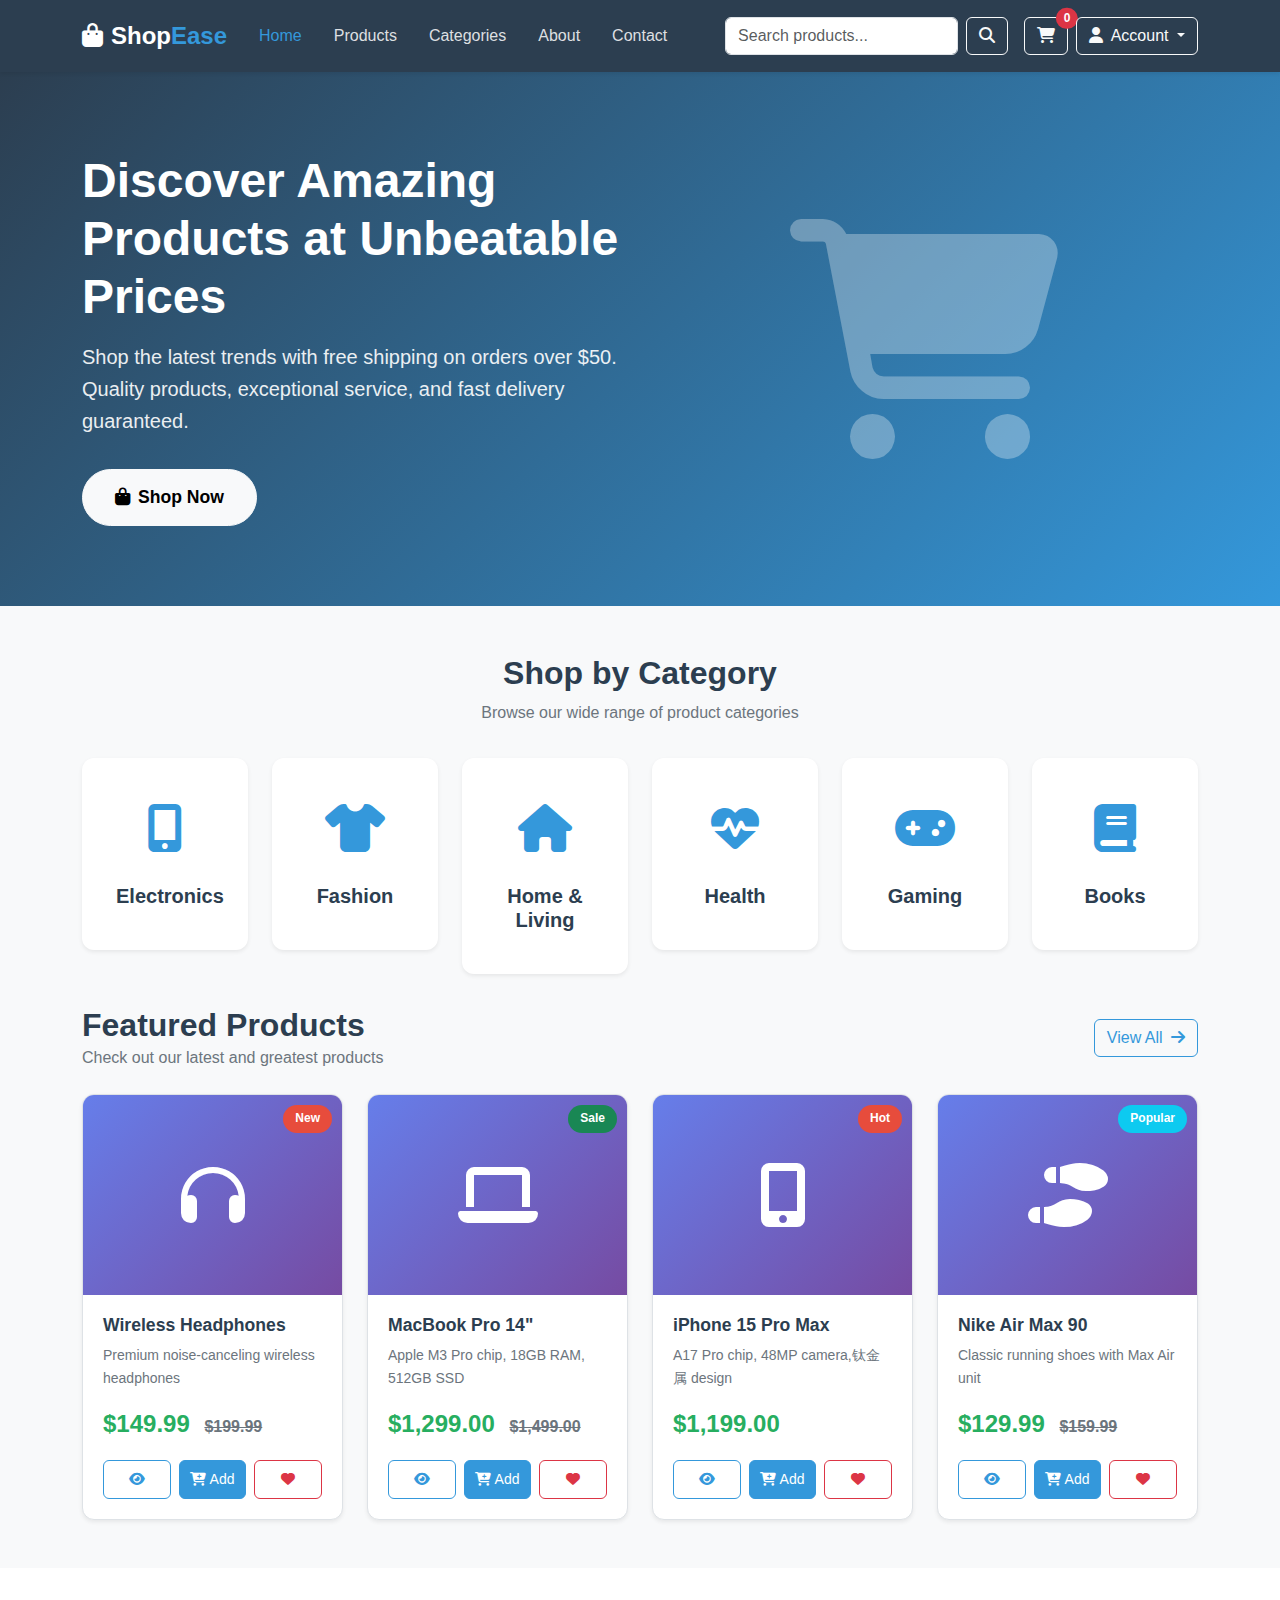
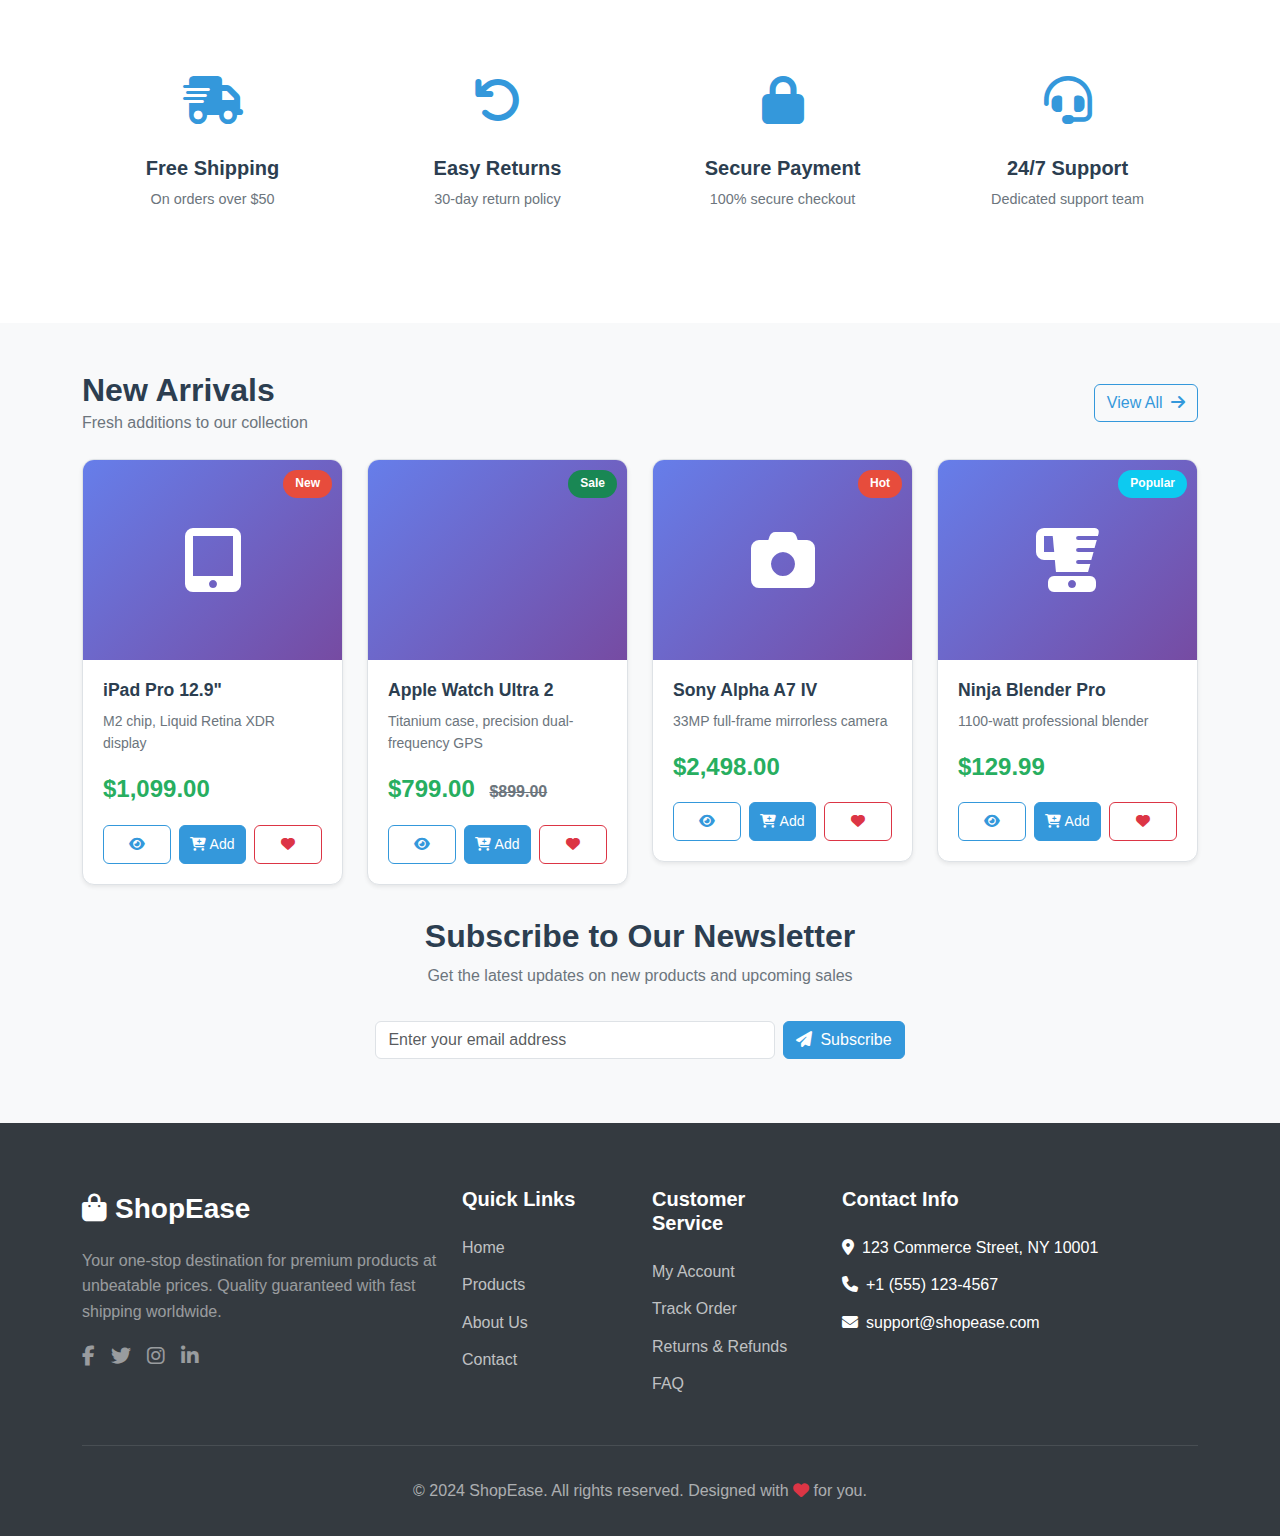
<file: index.html>
<!DOCTYPE html>
<html lang="en">
<head>
    <meta charset="UTF-8">
    <meta name="viewport" content="width=device-width, initial-scale=1.0">
    <title>ShopEase - Your One-Stop Shopping Destination</title>
    <!-- Bootstrap 5 CSS -->
    <link href="https://cdn.jsdelivr.net/npm/bootstrap@5.3.2/dist/css/bootstrap.min.css" rel="stylesheet">
    <!-- Font Awesome Icons -->
    <link href="https://cdnjs.cloudflare.com/ajax/libs/font-awesome/6.5.1/css/all.min.css" rel="stylesheet">
    <!-- Custom CSS -->
    <link rel="stylesheet" href="css/styles.css">
</head>
<body>
    <!-- Navigation -->
    <nav class="navbar navbar-expand-lg navbar-dark">
        <div class="container">
            <a class="navbar-brand" href="index.html">
                <i class="fas fa-shopping-bag me-2"></i>Shop<span>Ease</span>
            </a>
            <button class="navbar-toggler" type="button" data-bs-toggle="collapse" data-bs-target="#navbarNav">
                <span class="navbar-toggler-icon"></span>
            </button>
            <div class="collapse navbar-collapse" id="navbarNav">
                <ul class="navbar-nav me-auto">
                    <li class="nav-item">
                        <a class="nav-link active" href="index.html">Home</a>
                    </li>
                    <li class="nav-item">
                        <a class="nav-link" href="products.html">Products</a>
                    </li>
                    <li class="nav-item">
                        <a class="nav-link" href="#">Categories</a>
                    </li>
                    <li class="nav-item">
                        <a class="nav-link" href="#">About</a>
                    </li>
                    <li class="nav-item">
                        <a class="nav-link" href="#">Contact</a>
                    </li>
                </ul>
                <form class="d-flex me-3">
                    <input class="form-control me-2" type="search" placeholder="Search products..." aria-label="Search">
                    <button class="btn btn-outline-light" type="submit">
                        <i class="fas fa-search"></i>
                    </button>
                </form>
                <div class="d-flex align-items-center">
                    <a href="cart.html" class="btn btn-outline-light me-2 position-relative">
                        <i class="fas fa-shopping-cart"></i>
                        <span class="position-absolute top-0 start-100 translate-middle badge rounded-pill bg-danger">
                            3
                        </span>
                    </a>
                    <div class="dropdown">
                        <a class="btn btn-outline-light dropdown-toggle" href="#" role="button" data-bs-toggle="dropdown">
                            <i class="fas fa-user me-1"></i> Account
                        </a>
                        <ul class="dropdown-menu dropdown-menu-end">
                            <li><a class="dropdown-item" href="login.html"><i class="fas fa-sign-in-alt me-2"></i>Login</a></li>
                            <li><a class="dropdown-item" href="signup.html"><i class="fas fa-user-plus me-2"></i>Sign Up</a></li>
                            <li><hr class="dropdown-divider"></li>
                            <li><a class="dropdown-item" href="#"><i class="fas fa-user-circle me-2"></i>My Account</a></li>
                            <li><a class="dropdown-item" href="#"><i class="fas fa-heart me-2"></i>Wishlist</a></li>
                            <li><a class="dropdown-item" href="#"><i class="fas fa-box me-2"></i>Orders</a></li>
                        </ul>
                    </div>
                </div>
            </div>
        </div>
    </nav>

    <!-- Hero Section -->
    <section class="hero-section">
        <div class="container">
            <div class="row align-items-center">
                <div class="col-lg-6">
                    <div class="hero-content">
                        <h1>Discover Amazing Products at Unbeatable Prices</h1>
                        <p>Shop the latest trends with free shipping on orders over $50. Quality products, exceptional service, and fast delivery guaranteed.</p>
                        <a href="products.html" class="btn btn-light hero-btn">
                            <i class="fas fa-shopping-bag me-2"></i>Shop Now
                        </a>
                    </div>
                </div>
                <div class="col-lg-6 text-center d-none d-lg-block">
                    <i class="fas fa-shopping-cart" style="font-size: 15rem; opacity: 0.3;"></i>
                </div>
            </div>
        </div>
    </section>

    <!-- Categories Section -->
    <section class="container mb-30">
        <div class="text-center mb-4">
            <h2 class="section-title">Shop by Category</h2>
            <p class="section-subtitle">Browse our wide range of product categories</p>
        </div>
        <div class="row g-4">
            <div class="col-6 col-md-4 col-lg-2">
                <a href="products.html" class="category-card d-block">
                    <div class="category-icon">
                        <i class="fas fa-mobile-alt"></i>
                    </div>
                    <h5>Electronics</h5>
                </a>
            </div>
            <div class="col-6 col-md-4 col-lg-2">
                <a href="products.html" class="category-card d-block">
                    <div class="category-icon">
                        <i class="fas fa-tshirt"></i>
                    </div>
                    <h5>Fashion</h5>
                </a>
            </div>
            <div class="col-6 col-md-4 col-lg-2">
                <a href="products.html" class="category-card d-block">
                    <div class="category-icon">
                        <i class="fas fa-home"></i>
                    </div>
                    <h5>Home & Living</h5>
                </a>
            </div>
            <div class="col-6 col-md-4 col-lg-2">
                <a href="products.html" class="category-card d-block">
                    <div class="category-icon">
                        <i class="fas fa-heartbeat"></i>
                    </div>
                    <h5>Health</h5>
                </a>
            </div>
            <div class="col-6 col-md-4 col-lg-2">
                <a href="products.html" class="category-card d-block">
                    <div class="category-icon">
                        <i class="fas fa-gamepad"></i>
                    </div>
                    <h5>Gaming</h5>
                </a>
            </div>
            <div class="col-6 col-md-4 col-lg-2">
                <a href="products.html" class="category-card d-block">
                    <div class="category-icon">
                        <i class="fas fa-book"></i>
                    </div>
                    <h5>Books</h5>
                </a>
            </div>
        </div>
    </section>

    <!-- Featured Products Section -->
    <section class="container mb-30">
        <div class="d-flex justify-content-between align-items-center mb-4">
            <div>
                <h2 class="section-title mb-0">Featured Products</h2>
                <p class="section-subtitle mb-0">Check out our latest and greatest products</p>
            </div>
            <a href="products.html" class="btn btn-outline-primary">
                View All <i class="fas fa-arrow-right ms-1"></i>
            </a>
        </div>
        <div class="row g-4">
            <!-- Product 1 -->
            <div class="col-6 col-md-4 col-lg-3">
                <div class="product-card">
                    <div class="product-image">
                        <i class="fas fa-headphones"></i>
                        <span class="product-badge">New</span>
                    </div>
                    <div class="product-content">
                        <h5 class="product-title">Wireless Headphones</h5>
                        <p class="product-description">Premium noise-canceling wireless headphones</p>
                        <div class="product-price">
                            $149.99
                            <span class="old-price">$199.99</span>
                        </div>
                        <div class="product-actions">
                            <a href="product-details.html" class="btn btn-outline-primary">
                                <i class="fas fa-eye"></i>
                            </a>
                            <button class="btn btn-primary" onclick="addToCart('Wireless Headphones', 149.99)">
                                <i class="fas fa-cart-plus"></i> Add
                            </button>
                            <button class="btn btn-outline-danger">
                                <i class="fas fa-heart"></i>
                            </button>
                        </div>
                    </div>
                </div>
            </div>
            <!-- Product 2 -->
            <div class="col-6 col-md-4 col-lg-3">
                <div class="product-card">
                    <div class="product-image">
                        <i class="fas fa-laptop"></i>
                        <span class="product-badge bg-success">Sale</span>
                    </div>
                    <div class="product-content">
                        <h5 class="product-title">MacBook Pro 14"</h5>
                        <p class="product-description">Apple M3 Pro chip, 18GB RAM, 512GB SSD</p>
                        <div class="product-price">
                            $1,299.00
                            <span class="old-price">$1,499.00</span>
                        </div>
                        <div class="product-actions">
                            <a href="product-details.html" class="btn btn-outline-primary">
                                <i class="fas fa-eye"></i>
                            </a>
                            <button class="btn btn-primary" onclick="addToCart('MacBook Pro 14', 1299.00)">
                                <i class="fas fa-cart-plus"></i> Add
                            </button>
                            <button class="btn btn-outline-danger">
                                <i class="fas fa-heart"></i>
                            </button>
                        </div>
                    </div>
                </div>
            </div>
            <!-- Product 3 -->
            <div class="col-6 col-md-4 col-lg-3">
                <div class="product-card">
                    <div class="product-image">
                        <i class="fas fa-mobile-alt"></i>
                        <span class="product-badge">Hot</span>
                    </div>
                    <div class="product-content">
                        <h5 class="product-title">iPhone 15 Pro Max</h5>
                        <p class="product-description">A17 Pro chip, 48MP camera,钛金属 design</p>
                        <div class="product-price">
                            $1,199.00
                        </div>
                        <div class="product-actions">
                            <a href="product-details.html" class="btn btn-outline-primary">
                                <i class="fas fa-eye"></i>
                            </a>
                            <button class="btn btn-primary" onclick="addToCart('iPhone 15 Pro Max', 1199.00)">
                                <i class="fas fa-cart-plus"></i> Add
                            </button>
                            <button class="btn btn-outline-danger">
                                <i class="fas fa-heart"></i>
                            </button>
                        </div>
                    </div>
                </div>
            </div>
            <!-- Product 4 -->
            <div class="col-6 col-md-4 col-lg-3">
                <div class="product-card">
                    <div class="product-image">
                        <i class="fas fa-shoe-prints"></i>
                        <span class="product-badge bg-info">Popular</span>
                    </div>
                    <div class="product-content">
                        <h5 class="product-title">Nike Air Max 90</h5>
                        <p class="product-description">Classic running shoes with Max Air unit</p>
                        <div class="product-price">
                            $129.99
                            <span class="old-price">$159.99</span>
                        </div>
                        <div class="product-actions">
                            <a href="product-details.html" class="btn btn-outline-primary">
                                <i class="fas fa-eye"></i>
                            </a>
                            <button class="btn btn-primary" onclick="addToCart('Nike Air Max 90', 129.99)">
                                <i class="fas fa-cart-plus"></i> Add
                            </button>
                            <button class="btn btn-outline-danger">
                                <i class="fas fa-heart"></i>
                            </button>
                        </div>
                    </div>
                </div>
            </div>
        </div>
    </section>

    <!-- Features Section -->
    <section class="features-section">
        <div class="container">
            <div class="row g-4">
                <div class="col-6 col-md-3">
                    <div class="feature-box">
                        <div class="feature-icon">
                            <i class="fas fa-shipping-fast"></i>
                        </div>
                        <h5>Free Shipping</h5>
                        <p>On orders over $50</p>
                    </div>
                </div>
                <div class="col-6 col-md-3">
                    <div class="feature-box">
                        <div class="feature-icon">
                            <i class="fas fa-undo"></i>
                        </div>
                        <h5>Easy Returns</h5>
                        <p>30-day return policy</p>
                    </div>
                </div>
                <div class="col-6 col-md-3">
                    <div class="feature-box">
                        <div class="feature-icon">
                            <i class="fas fa-lock"></i>
                        </div>
                        <h5>Secure Payment</h5>
                        <p>100% secure checkout</p>
                    </div>
                </div>
                <div class="col-6 col-md-3">
                    <div class="feature-box">
                        <div class="feature-icon">
                            <i class="fas fa-headset"></i>
                        </div>
                        <h5>24/7 Support</h5>
                        <p>Dedicated support team</p>
                    </div>
                </div>
            </div>
        </div>
    </section>

    <!-- New Arrivals Section -->
    <section class="container mb-30">
        <div class="d-flex justify-content-between align-items-center mb-4">
            <div>
                <h2 class="section-title mb-0">New Arrivals</h2>
                <p class="section-subtitle mb-0">Fresh additions to our collection</p>
            </div>
            <a href="products.html" class="btn btn-outline-primary">
                View All <i class="fas fa-arrow-right ms-1"></i>
            </a>
        </div>
        <div class="row g-4">
            <!-- Product 5 -->
            <div class="col-6 col-md-4 col-lg-3">
                <div class="product-card">
                    <div class="product-image">
                        <i class="fas fa-tablet-alt"></i>
                        <span class="product-badge">New</span>
                    </div>
                    <div class="product-content">
                        <h5 class="product-title">iPad Pro 12.9"</h5>
                        <p class="product-description">M2 chip, Liquid Retina XDR display</p>
                        <div class="product-price">
                            $1,099.00
                        </div>
                        <div class="product-actions">
                            <a href="product-details.html" class="btn btn-outline-primary">
                                <i class="fas fa-eye"></i>
                            </a>
                            <button class="btn btn-primary" onclick="addToCart('iPad Pro 12.9', 1099.00)">
                                <i class="fas fa-cart-plus"></i> Add
                            </button>
                            <button class="btn btn-outline-danger">
                                <i class="fas fa-heart"></i>
                            </button>
                        </div>
                    </div>
                </div>
            </div>
            <!-- Product 6 -->
            <div class="col-6 col-md-4 col-lg-3">
                <div class="product-card">
                    <div class="product-image">
                        <i class="fas fa-watch"></i>
                        <span class="product-badge bg-success">Sale</span>
                    </div>
                    <div class="product-content">
                        <h5 class="product-title">Apple Watch Ultra 2</h5>
                        <p class="product-description">Titanium case, precision dual-frequency GPS</p>
                        <div class="product-price">
                            $799.00
                            <span class="old-price">$899.00</span>
                        </div>
                        <div class="product-actions">
                            <a href="product-details.html" class="btn btn-outline-primary">
                                <i class="fas fa-eye"></i>
                            </a>
                            <button class="btn btn-primary" onclick="addToCart('Apple Watch Ultra 2', 799.00)">
                                <i class="fas fa-cart-plus"></i> Add
                            </button>
                            <button class="btn btn-outline-danger">
                                <i class="fas fa-heart"></i>
                            </button>
                        </div>
                    </div>
                </div>
            </div>
            <!-- Product 7 -->
            <div class="col-6 col-md-4 col-lg-3">
                <div class="product-card">
                    <div class="product-image">
                        <i class="fas fa-camera"></i>
                        <span class="product-badge">Hot</span>
                    </div>
                    <div class="product-content">
                        <h5 class="product-title">Sony Alpha A7 IV</h5>
                        <p class="product-description">33MP full-frame mirrorless camera</p>
                        <div class="product-price">
                            $2,498.00
                        </div>
                        <div class="product-actions">
                            <a href="product-details.html" class="btn btn-outline-primary">
                                <i class="fas fa-eye"></i>
                            </a>
                            <button class="btn btn-primary" onclick="addToCart('Sony Alpha A7 IV', 2498.00)">
                                <i class="fas fa-cart-plus"></i> Add
                            </button>
                            <button class="btn btn-outline-danger">
                                <i class="fas fa-heart"></i>
                            </button>
                        </div>
                    </div>
                </div>
            </div>
            <!-- Product 8 -->
            <div class="col-6 col-md-4 col-lg-3">
                <div class="product-card">
                    <div class="product-image">
                        <i class="fas fa-blender"></i>
                        <span class="product-badge bg-info">Popular</span>
                    </div>
                    <div class="product-content">
                        <h5 class="product-title">Ninja Blender Pro</h5>
                        <p class="product-description">1100-watt professional blender</p>
                        <div class="product-price">
                            $129.99
                        </div>
                        <div class="product-actions">
                            <a href="product-details.html" class="btn btn-outline-primary">
                                <i class="fas fa-eye"></i>
                            </a>
                            <button class="btn btn-primary" onclick="addToCart('Ninja Blender Pro', 129.99)">
                                <i class="fas fa-cart-plus"></i> Add
                            </button>
                            <button class="btn btn-outline-danger">
                                <i class="fas fa-heart"></i>
                            </button>
                        </div>
                    </div>
                </div>
            </div>
        </div>
    </section>

    <!-- Newsletter Section -->
    <section class="container mb-30">
        <div class="row justify-content-center">
            <div class="col-lg-8 text-center">
                <h2 class="section-title">Subscribe to Our Newsletter</h2>
                <p class="section-subtitle">Get the latest updates on new products and upcoming sales</p>
                <form class="d-flex flex-column flex-sm-row gap-2 justify-content-center mt-4">
                    <input class="form-control" type="email" placeholder="Enter your email address" style="max-width: 400px;">
                    <button class="btn btn-primary" type="submit">
                        <i class="fas fa-paper-plane me-2"></i>Subscribe
                    </button>
                </form>
            </div>
        </div>
    </section>

    <!-- Footer -->
    <footer class="footer">
        <div class="container">
            <div class="row g-4">
                <div class="col-lg-4">
                    <div class="logo mb-3">
                        <a href="index.html" class="text-white" style="font-size: 1.75rem; font-weight: 700;">
                            <i class="fas fa-shopping-bag me-2"></i>Shop<span>Ease</span>
                        </a>
                    </div>
                    <p class="text-white-50 mb-3">
                        Your one-stop destination for premium products at unbeatable prices. Quality guaranteed with fast shipping worldwide.
                    </p>
                    <div class="d-flex gap-3">
                        <a href="#" class="text-white-50 fs-5"><i class="fab fa-facebook-f"></i></a>
                        <a href="#" class="text-white-50 fs-5"><i class="fab fa-twitter"></i></a>
                        <a href="#" class="text-white-50 fs-5"><i class="fab fa-instagram"></i></a>
                        <a href="#" class="text-white-50 fs-5"><i class="fab fa-linkedin-in"></i></a>
                    </div>
                </div>
                <div class="col-lg-2 col-md-4">
                    <h5>Quick Links</h5>
                    <ul class="footer-links">
                        <li><a href="index.html">Home</a></li>
                        <li><a href="products.html">Products</a></li>
                        <li><a href="#">About Us</a></li>
                        <li><a href="#">Contact</a></li>
                    </ul>
                </div>
                <div class="col-lg-2 col-md-4">
                    <h5>Customer Service</h5>
                    <ul class="footer-links">
                        <li><a href="#">My Account</a></li>
                        <li><a href="#">Track Order</a></li>
                        <li><a href="#">Returns & Refunds</a></li>
                        <li><a href="#">FAQ</a></li>
                    </ul>
                </div>
                <div class="col-lg-4 col-md-4">
                    <h5>Contact Info</h5>
                    <ul class="footer-links">
                        <li><i class="fas fa-map-marker-alt me-2"></i>123 Commerce Street, NY 10001</li>
                        <li><i class="fas fa-phone me-2"></i>+1 (555) 123-4567</li>
                        <li><i class="fas fa-envelope me-2"></i>support@shopease.com</li>
                    </ul>
                </div>
            </div>
            <div class="footer-bottom">
                <p class="mb-0">&copy; 2024 ShopEase. All rights reserved. Designed with <i class="fas fa-heart text-danger"></i> for you.</p>
            </div>
        </div>
    </footer>

    <!-- Bootstrap JS -->
    <script src="https://cdn.jsdelivr.net/npm/bootstrap@5.3.2/dist/js/bootstrap.bundle.min.js"></script>
    <!-- Custom JS -->
    <script src="js/scripts.js"></script>
</body>
</html>
</file>
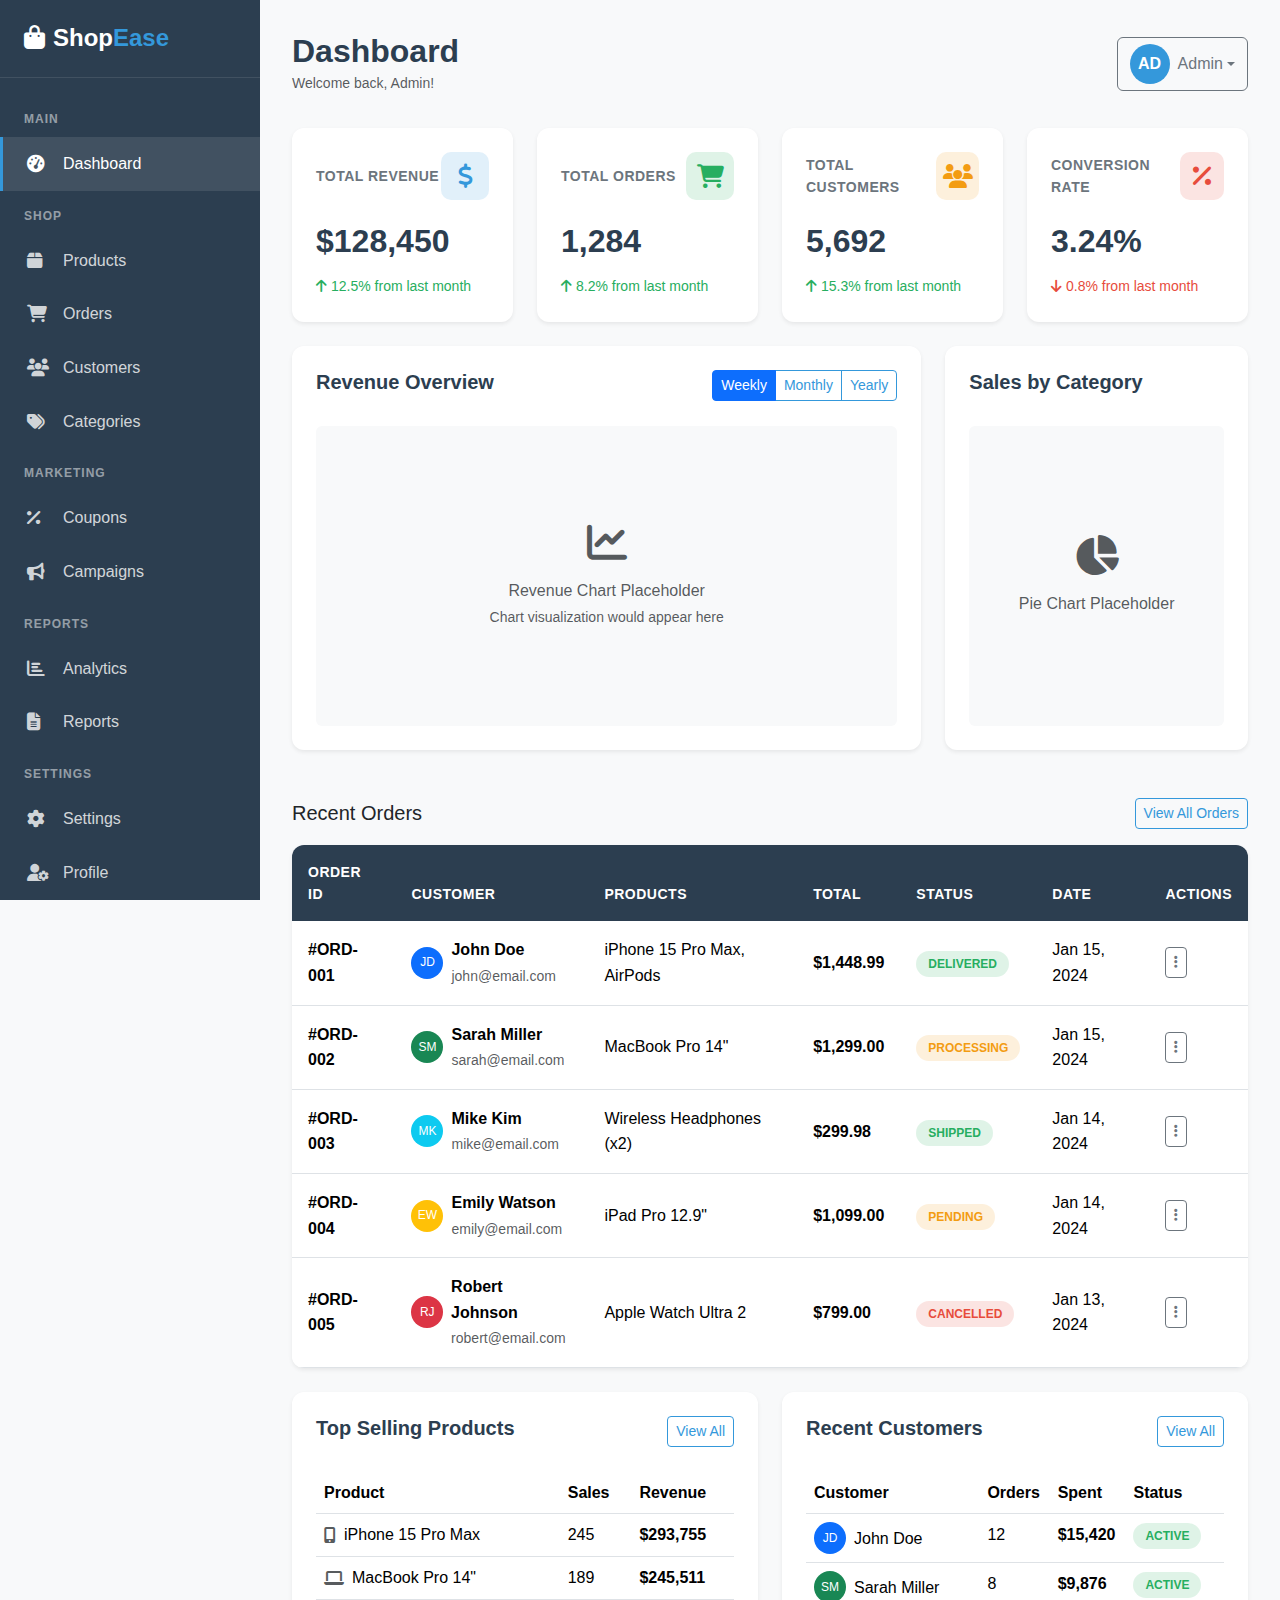
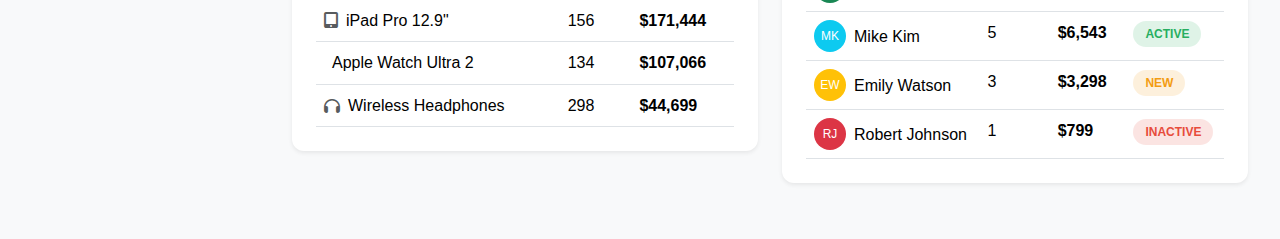
<file: admin.html>
<!DOCTYPE html>
<html lang="en">
<head>
    <meta charset="UTF-8">
    <meta name="viewport" content="width=device-width, initial-scale=1.0">
    <title>Admin Dashboard - ShopEase</title>
    <!-- Bootstrap 5 CSS -->
    <link href="https://cdn.jsdelivr.net/npm/bootstrap@5.3.2/dist/css/bootstrap.min.css" rel="stylesheet">
    <!-- Font Awesome Icons -->
    <link href="https://cdnjs.cloudflare.com/ajax/libs/font-awesome/6.5.1/css/all.min.css" rel="stylesheet">
    <!-- Custom CSS -->
    <link rel="stylesheet" href="css/styles.css">
</head>
<body>
    <div class="admin-wrapper">
        <!-- Sidebar Navigation -->
        <aside class="admin-sidebar">
            <div class="admin-logo">
                <a href="admin.html" class="text-white text-decoration-none">
                    <h4><i class="fas fa-shopping-bag me-2"></i>Shop<span>Ease</span></h4>
                </a>
            </div>
            
            <nav class="admin-nav">
                <div class="admin-nav-section">Main</div>
                <a href="admin.html" class="admin-nav-item active">
                    <i class="fas fa-tachometer-alt"></i>
                    <span>Dashboard</span>
                </a>
                
                <div class="admin-nav-section">Shop</div>
                <a href="#" class="admin-nav-item">
                    <i class="fas fa-box"></i>
                    <span>Products</span>
                </a>
                <a href="#" class="admin-nav-item">
                    <i class="fas fa-shopping-cart"></i>
                    <span>Orders</span>
                </a>
                <a href="#" class="admin-nav-item">
                    <i class="fas fa-users"></i>
                    <span>Customers</span>
                </a>
                <a href="#" class="admin-nav-item">
                    <i class="fas fa-tags"></i>
                    <span>Categories</span>
                </a>
                
                <div class="admin-nav-section">Marketing</div>
                <a href="#" class="admin-nav-item">
                    <i class="fas fa-percent"></i>
                    <span>Coupons</span>
                </a>
                <a href="#" class="admin-nav-item">
                    <i class="fas fa-bullhorn"></i>
                    <span>Campaigns</span>
                </a>
                
                <div class="admin-nav-section">Reports</div>
                <a href="#" class="admin-nav-item">
                    <i class="fas fa-chart-bar"></i>
                    <span>Analytics</span>
                </a>
                <a href="#" class="admin-nav-item">
                    <i class="fas fa-file-alt"></i>
                    <span>Reports</span>
                </a>
                
                <div class="admin-nav-section">Settings</div>
                <a href="#" class="admin-nav-item">
                    <i class="fas fa-cog"></i>
                    <span>Settings</span>
                </a>
                <a href="#" class="admin-nav-item">
                    <i class="fas fa-user-cog"></i>
                    <span>Profile</span>
                </a>
            </nav>
        </aside>

        <!-- Main Content -->
        <main class="admin-main">
            <!-- Header -->
            <header class="admin-header">
                <div class="d-flex align-items-center">
                    <button class="btn btn-outline-secondary d-lg-none me-3" id="sidebarToggle">
                        <i class="fas fa-bars"></i>
                    </button>
                    <div>
                        <h2 class="mb-0">Dashboard</h2>
                        <small class="text-muted">Welcome back, Admin!</small>
                    </div>
                </div>
                <div class="admin-user">
                    <div class="dropdown">
                        <a class="btn btn-outline-secondary dropdown-toggle d-flex align-items-center" href="#" role="button" data-bs-toggle="dropdown">
                            <div class="avatar me-2">AD</div>
                            <span>Admin</span>
                        </a>
                        <ul class="dropdown-menu dropdown-menu-end">
                            <li><a class="dropdown-item" href="#"><i class="fas fa-user me-2"></i>Profile</a></li>
                            <li><a class="dropdown-item" href="#"><i class="fas fa-cog me-2"></i>Settings</a></li>
                            <li><hr class="dropdown-divider"></li>
                            <li><a class="dropdown-item" href="index.html"><i class="fas fa-sign-out-alt me-2"></i>Logout</a></li>
                        </ul>
                    </div>
                </div>
            </header>

            <!-- Dashboard Cards -->
            <div class="row g-4 mb-4">
                <div class="col-12 col-sm-6 col-xl-3">
                    <div class="admin-card">
                        <div class="admin-card-header">
                            <span class="admin-card-title">Total Revenue</span>
                            <div class="admin-card-icon primary">
                                <i class="fas fa-dollar-sign"></i>
                            </div>
                        </div>
                        <div class="admin-card-value">$128,450</div>
                        <div class="admin-card-change positive">
                            <i class="fas fa-arrow-up me-1"></i>12.5% from last month
                        </div>
                    </div>
                </div>
                <div class="col-12 col-sm-6 col-xl-3">
                    <div class="admin-card">
                        <div class="admin-card-header">
                            <span class="admin-card-title">Total Orders</span>
                            <div class="admin-card-icon success">
                                <i class="fas fa-shopping-cart"></i>
                            </div>
                        </div>
                        <div class="admin-card-value">1,284</div>
                        <div class="admin-card-change positive">
                            <i class="fas fa-arrow-up me-1"></i>8.2% from last month
                        </div>
                    </div>
                </div>
                <div class="col-12 col-sm-6 col-xl-3">
                    <div class="admin-card">
                        <div class="admin-card-header">
                            <span class="admin-card-title">Total Customers</span>
                            <div class="admin-card-icon warning">
                                <i class="fas fa-users"></i>
                            </div>
                        </div>
                        <div class="admin-card-value">5,692</div>
                        <div class="admin-card-change positive">
                            <i class="fas fa-arrow-up me-1"></i>15.3% from last month
                        </div>
                    </div>
                </div>
                <div class="col-12 col-sm-6 col-xl-3">
                    <div class="admin-card">
                        <div class="admin-card-header">
                            <span class="admin-card-title">Conversion Rate</span>
                            <div class="admin-card-icon danger">
                                <i class="fas fa-percentage"></i>
                            </div>
                        </div>
                        <div class="admin-card-value">3.24%</div>
                        <div class="admin-card-change negative">
                            <i class="fas fa-arrow-down me-1"></i>0.8% from last month
                        </div>
                    </div>
                </div>
            </div>

            <!-- Charts Row -->
            <div class="row g-4 mb-4">
                <div class="col-lg-8">
                    <div class="chart-card">
                        <div class="chart-header">
                            <h5 class="chart-title">Revenue Overview</h5>
                            <div class="btn-group">
                                <button class="btn btn-sm btn-outline-primary active">Weekly</button>
                                <button class="btn btn-sm btn-outline-primary">Monthly</button>
                                <button class="btn btn-sm btn-outline-primary">Yearly</button>
                            </div>
                        </div>
                        <div class="chart-placeholder bg-light rounded d-flex align-items-center justify-content-center" style="height: 300px;">
                            <div class="text-center text-muted">
                                <i class="fas fa-chart-line fs-1 mb-3"></i>
                                <p class="mb-0">Revenue Chart Placeholder</p>
                                <small>Chart visualization would appear here</small>
                            </div>
                        </div>
                    </div>
                </div>
                <div class="col-lg-4">
                    <div class="chart-card">
                        <div class="chart-header">
                            <h5 class="chart-title">Sales by Category</h5>
                        </div>
                        <div class="chart-placeholder bg-light rounded d-flex align-items-center justify-content-center" style="height: 300px;">
                            <div class="text-center text-muted">
                                <i class="fas fa-chart-pie fs-1 mb-3"></i>
                                <p class="mb-0">Pie Chart Placeholder</p>
                            </div>
                        </div>
                    </div>
                </div>
            </div>

            <!-- Recent Orders -->
            <div class="row g-4 mb-4">
                <div class="col-lg-12">
                    <div class="d-flex justify-content-between align-items-center mb-3">
                        <h5 class="mb-0">Recent Orders</h5>
                        <a href="#" class="btn btn-outline-primary btn-sm">View All Orders</a>
                    </div>
                    <div class="admin-table">
                        <table class="table table-hover mb-0">
                            <thead>
                                <tr>
                                    <th>Order ID</th>
                                    <th>Customer</th>
                                    <th>Products</th>
                                    <th>Total</th>
                                    <th>Status</th>
                                    <th>Date</th>
                                    <th>Actions</th>
                                </tr>
                            </thead>
                            <tbody>
                                <tr>
                                    <td><strong>#ORD-001</strong></td>
                                    <td>
                                        <div class="d-flex align-items-center">
                                            <div class="avatar bg-primary text-white rounded-circle me-2" style="width: 32px; height: 32px; display: flex; align-items: center; justify-content: center; font-size: 0.75rem;">JD</div>
                                            <div>
                                                <div class="fw-bold">John Doe</div>
                                                <small class="text-muted">john@email.com</small>
                                            </div>
                                        </div>
                                    </td>
                                    <td>iPhone 15 Pro Max, AirPods</td>
                                    <td><strong>$1,448.99</strong></td>
                                    <td><span class="status-badge active">Delivered</span></td>
                                    <td>Jan 15, 2024</td>
                                    <td>
                                        <div class="dropdown">
                                            <button class="btn btn-sm btn-outline-secondary" data-bs-toggle="dropdown">
                                                <i class="fas fa-ellipsis-v"></i>
                                            </button>
                                            <ul class="dropdown-menu dropdown-menu-end">
                                                <li><a class="dropdown-item" href="#"><i class="fas fa-eye me-2"></i>View</a></li>
                                                <li><a class="dropdown-item" href="#"><i class="fas fa-edit me-2"></i>Edit</a></li>
                                                <li><hr class="dropdown-divider"></li>
                                                <li><a class="dropdown-item text-danger" href="#"><i class="fas fa-trash me-2"></i>Delete</a></li>
                                            </ul>
                                        </div>
                                    </td>
                                </tr>
                                <tr>
                                    <td><strong>#ORD-002</strong></td>
                                    <td>
                                        <div class="d-flex align-items-center">
                                            <div class="avatar bg-success text-white rounded-circle me-2" style="width: 32px; height: 32px; display: flex; align-items: center; justify-content: center; font-size: 0.75rem;">SM</div>
                                            <div>
                                                <div class="fw-bold">Sarah Miller</div>
                                                <small class="text-muted">sarah@email.com</small>
                                            </div>
                                        </div>
                                    </td>
                                    <td>MacBook Pro 14"</td>
                                    <td><strong>$1,299.00</strong></td>
                                    <td><span class="status-badge pending">Processing</span></td>
                                    <td>Jan 15, 2024</td>
                                    <td>
                                        <div class="dropdown">
                                            <button class="btn btn-sm btn-outline-secondary" data-bs-toggle="dropdown">
                                                <i class="fas fa-ellipsis-v"></i>
                                            </button>
                                            <ul class="dropdown-menu dropdown-menu-end">
                                                <li><a class="dropdown-item" href="#"><i class="fas fa-eye me-2"></i>View</a></li>
                                                <li><a class="dropdown-item" href="#"><i class="fas fa-edit me-2"></i>Edit</a></li>
                                                <li><hr class="dropdown-divider"></li>
                                                <li><a class="dropdown-item text-danger" href="#"><i class="fas fa-trash me-2"></i>Delete</a></li>
                                            </ul>
                                        </div>
                                    </td>
                                </tr>
                                <tr>
                                    <td><strong>#ORD-003</strong></td>
                                    <td>
                                        <div class="d-flex align-items-center">
                                            <div class="avatar bg-info text-white rounded-circle me-2" style="width: 32px; height: 32px; display: flex; align-items: center; justify-content: center; font-size: 0.75rem;">MK</div>
                                            <div>
                                                <div class="fw-bold">Mike Kim</div>
                                                <small class="text-muted">mike@email.com</small>
                                            </div>
                                        </div>
                                    </td>
                                    <td>Wireless Headphones (x2)</td>
                                    <td><strong>$299.98</strong></td>
                                    <td><span class="status-badge active">Shipped</span></td>
                                    <td>Jan 14, 2024</td>
                                    <td>
                                        <div class="dropdown">
                                            <button class="btn btn-sm btn-outline-secondary" data-bs-toggle="dropdown">
                                                <i class="fas fa-ellipsis-v"></i>
                                            </button>
                                            <ul class="dropdown-menu dropdown-menu-end">
                                                <li><a class="dropdown-item" href="#"><i class="fas fa-eye me-2"></i>View</a></li>
                                                <li><a class="dropdown-item" href="#"><i class="fas fa-edit me-2"></i>Edit</a></li>
                                                <li><hr class="dropdown-divider"></li>
                                                <li><a class="dropdown-item text-danger" href="#"><i class="fas fa-trash me-2"></i>Delete</a></li>
                                            </ul>
                                        </div>
                                    </td>
                                </tr>
                                <tr>
                                    <td><strong>#ORD-004</strong></td>
                                    <td>
                                        <div class="d-flex align-items-center">
                                            <div class="avatar bg-warning text-white rounded-circle me-2" style="width: 32px; height: 32px; display: flex; align-items: center; justify-content: center; font-size: 0.75rem;">EW</div>
                                            <div>
                                                <div class="fw-bold">Emily Watson</div>
                                                <small class="text-muted">emily@email.com</small>
                                            </div>
                                        </div>
                                    </td>
                                    <td>iPad Pro 12.9"</td>
                                    <td><strong>$1,099.00</strong></td>
                                    <td><span class="status-badge pending">Pending</span></td>
                                    <td>Jan 14, 2024</td>
                                    <td>
                                        <div class="dropdown">
                                            <button class="btn btn-sm btn-outline-secondary" data-bs-toggle="dropdown">
                                                <i class="fas fa-ellipsis-v"></i>
                                            </button>
                                            <ul class="dropdown-menu dropdown-menu-end">
                                                <li><a class="dropdown-item" href="#"><i class="fas fa-eye me-2"></i>View</a></li>
                                                <li><a class="dropdown-item" href="#"><i class="fas fa-edit me-2"></i>Edit</a></li>
                                                <li><hr class="dropdown-divider"></li>
                                                <li><a class="dropdown-item text-danger" href="#"><i class="fas fa-trash me-2"></i>Delete</a></li>
                                            </ul>
                                        </div>
                                    </td>
                                </tr>
                                <tr>
                                    <td><strong>#ORD-005</strong></td>
                                    <td>
                                        <div class="d-flex align-items-center">
                                            <div class="avatar bg-danger text-white rounded-circle me-2" style="width: 32px; height: 32px; display: flex; align-items: center; justify-content: center; font-size: 0.75rem;">RJ</div>
                                            <div>
                                                <div class="fw-bold">Robert Johnson</div>
                                                <small class="text-muted">robert@email.com</small>
                                            </div>
                                        </div>
                                    </td>
                                    <td>Apple Watch Ultra 2</td>
                                    <td><strong>$799.00</strong></td>
                                    <td><span class="status-badge inactive">Cancelled</span></td>
                                    <td>Jan 13, 2024</td>
                                    <td>
                                        <div class="dropdown">
                                            <button class="btn btn-sm btn-outline-secondary" data-bs-toggle="dropdown">
                                                <i class="fas fa-ellipsis-v"></i>
                                            </button>
                                            <ul class="dropdown-menu dropdown-menu-end">
                                                <li><a class="dropdown-item" href="#"><i class="fas fa-eye me-2"></i>View</a></li>
                                                <li><a class="dropdown-item" href="#"><i class="fas fa-edit me-2"></i>Edit</a></li>
                                                <li><hr class="dropdown-divider"></li>
                                                <li><a class="dropdown-item text-danger" href="#"><i class="fas fa-trash me-2"></i>Delete</a></li>
                                            </ul>
                                        </div>
                                    </td>
                                </tr>
                            </tbody>
                        </table>
                    </div>
                </div>
            </div>

            <!-- Bottom Stats -->
            <div class="row g-4">
                <!-- Top Products -->
                <div class="col-lg-6">
                    <div class="chart-card">
                        <div class="chart-header">
                            <h5 class="chart-title">Top Selling Products</h5>
                            <a href="#" class="btn btn-outline-primary btn-sm">View All</a>
                        </div>
                        <div class="table-responsive">
                            <table class="table table-hover mb-0">
                                <thead>
                                    <tr>
                                        <th>Product</th>
                                        <th>Sales</th>
                                        <th>Revenue</th>
                                    </tr>
                                </thead>
                                <tbody>
                                    <tr>
                                        <td>
                                            <div class="d-flex align-items-center">
                                                <i class="fas fa-mobile-alt me-2 text-muted"></i>
                                                iPhone 15 Pro Max
                                            </div>
                                        </td>
                                        <td>245</td>
                                        <td><strong>$293,755</strong></td>
                                    </tr>
                                    <tr>
                                        <td>
                                            <div class="d-flex align-items-center">
                                                <i class="fas fa-laptop me-2 text-muted"></i>
                                                MacBook Pro 14"
                                            </div>
                                        </td>
                                        <td>189</td>
                                        <td><strong>$245,511</strong></td>
                                    </tr>
                                    <tr>
                                        <td>
                                            <div class="d-flex align-items-center">
                                                <i class="fas fa-tablet-alt me-2 text-muted"></i>
                                                iPad Pro 12.9"
                                            </div>
                                        </td>
                                        <td>156</td>
                                        <td><strong>$171,444</strong></td>
                                    </tr>
                                    <tr>
                                        <td>
                                            <div class="d-flex align-items-center">
                                                <i class="fas fa-watch me-2 text-muted"></i>
                                                Apple Watch Ultra 2
                                            </div>
                                        </td>
                                        <td>134</td>
                                        <td><strong>$107,066</strong></td>
                                    </tr>
                                    <tr>
                                        <td>
                                            <div class="d-flex align-items-center">
                                                <i class="fas fa-headphones me-2 text-muted"></i>
                                                Wireless Headphones
                                            </div>
                                        </td>
                                        <td>298</td>
                                        <td><strong>$44,699</strong></td>
                                    </tr>
                                </tbody>
                            </table>
                        </div>
                    </div>
                </div>

                <!-- Recent Customers -->
                <div class="col-lg-6">
                    <div class="chart-card">
                        <div class="chart-header">
                            <h5 class="chart-title">Recent Customers</h5>
                            <a href="#" class="btn btn-outline-primary btn-sm">View All</a>
                        </div>
                        <div class="table-responsive">
                            <table class="table table-hover mb-0">
                                <thead>
                                    <tr>
                                        <th>Customer</th>
                                        <th>Orders</th>
                                        <th>Spent</th>
                                        <th>Status</th>
                                    </tr>
                                </thead>
                                <tbody>
                                    <tr>
                                        <td>
                                            <div class="d-flex align-items-center">
                                                <div class="avatar bg-primary text-white rounded-circle me-2" style="width: 32px; height: 32px; display: flex; align-items: center; justify-content: center; font-size: 0.75rem;">JD</div>
                                                John Doe
                                            </div>
                                        </td>
                                        <td>12</td>
                                        <td><strong>$15,420</strong></td>
                                        <td><span class="status-badge active">Active</span></td>
                                    </tr>
                                    <tr>
                                        <td>
                                            <div class="d-flex align-items-center">
                                                <div class="avatar bg-success text-white rounded-circle me-2" style="width: 32px; height: 32px; display: flex; align-items: center; justify-content: center; font-size: 0.75rem;">SM</div>
                                                Sarah Miller
                                            </div>
                                        </td>
                                        <td>8</td>
                                        <td><strong>$9,876</strong></td>
                                        <td><span class="status-badge active">Active</span></td>
                                    </tr>
                                    <tr>
                                        <td>
                                            <div class="d-flex align-items-center">
                                                <div class="avatar bg-info text-white rounded-circle me-2" style="width: 32px; height: 32px; display: flex; align-items: center; justify-content: center; font-size: 0.75rem;">MK</div>
                                                Mike Kim
                                            </div>
                                        </td>
                                        <td>5</td>
                                        <td><strong>$6,543</strong></td>
                                        <td><span class="status-badge active">Active</span></td>
                                    </tr>
                                    <tr>
                                        <td>
                                            <div class="d-flex align-items-center">
                                                <div class="avatar bg-warning text-white rounded-circle me-2" style="width: 32px; height: 32px; display: flex; align-items: center; justify-content: center; font-size: 0.75rem;">EW</div>
                                                Emily Watson
                                            </div>
                                        </td>
                                        <td>3</td>
                                        <td><strong>$3,298</strong></td>
                                        <td><span class="status-badge pending">New</span></td>
                                    </tr>
                                    <tr>
                                        <td>
                                            <div class="d-flex align-items-center">
                                                <div class="avatar bg-danger text-white rounded-circle me-2" style="width: 32px; height: 32px; display: flex; align-items: center; justify-content: center; font-size: 0.75rem;">RJ</div>
                                                Robert Johnson
                                            </div>
                                        </td>
                                        <td>1</td>
                                        <td><strong>$799</strong></td>
                                        <td><span class="status-badge inactive">Inactive</span></td>
                                    </tr>
                                </tbody>
                            </table>
                        </div>
                    </div>
                </div>
            </div>
        </main>
    </div>

    <!-- Bootstrap JS -->
    <script src="https://cdn.jsdelivr.net/npm/bootstrap@5.3.2/dist/js/bootstrap.bundle.min.js"></script>
    <!-- Custom JS -->
    <script src="js/scripts.js"></script>
</body>
</html>
</file>
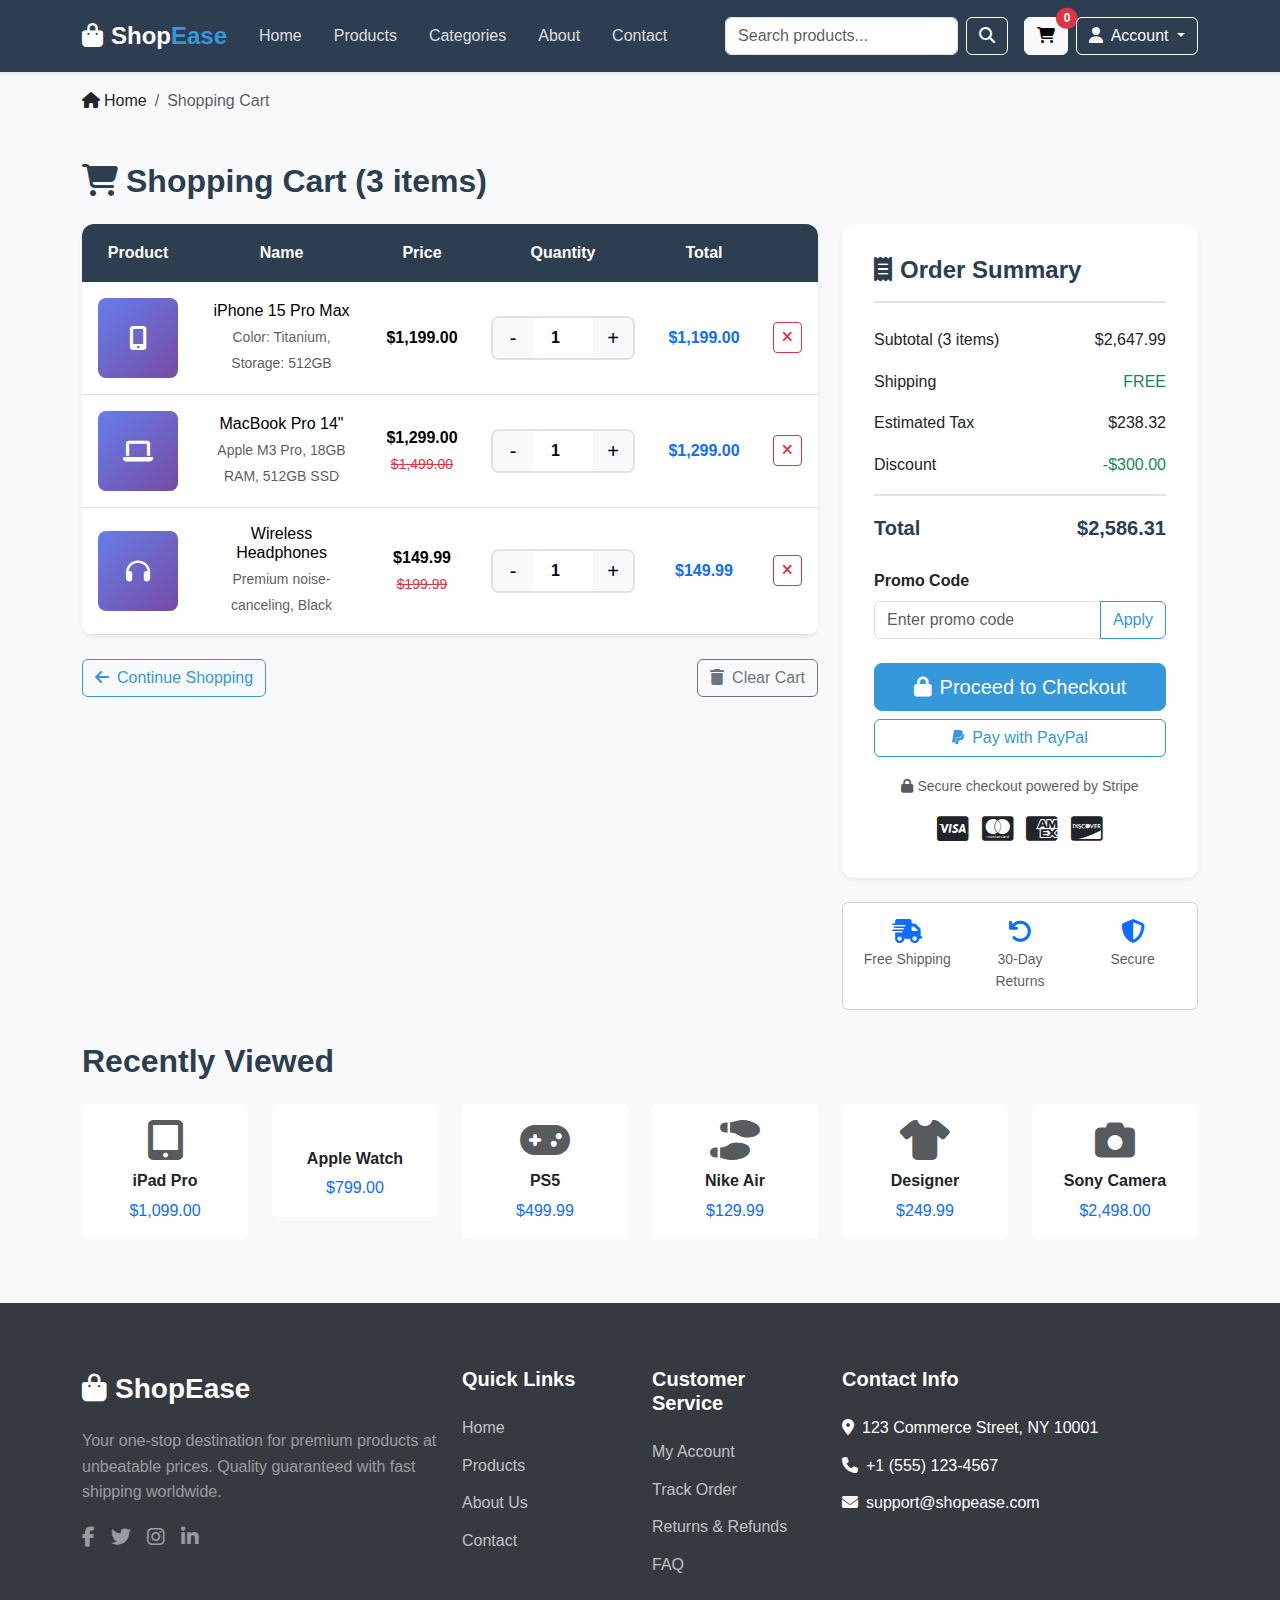
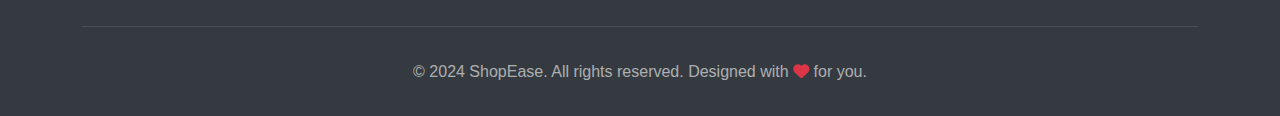
<file: cart.html>
<!DOCTYPE html>
<html lang="en">
<head>
    <meta charset="UTF-8">
    <meta name="viewport" content="width=device-width, initial-scale=1.0">
    <title>Shopping Cart - ShopEase</title>
    <!-- Bootstrap 5 CSS -->
    <link href="https://cdn.jsdelivr.net/npm/bootstrap@5.3.2/dist/css/bootstrap.min.css" rel="stylesheet">
    <!-- Font Awesome Icons -->
    <link href="https://cdnjs.cloudflare.com/ajax/libs/font-awesome/6.5.1/css/all.min.css" rel="stylesheet">
    <!-- Custom CSS -->
    <link rel="stylesheet" href="css/styles.css">
</head>
<body>
    <!-- Navigation -->
    <nav class="navbar navbar-expand-lg navbar-dark">
        <div class="container">
            <a class="navbar-brand" href="index.html">
                <i class="fas fa-shopping-bag me-2"></i>Shop<span>Ease</span>
            </a>
            <button class="navbar-toggler" type="button" data-bs-toggle="collapse" data-bs-target="#navbarNav">
                <span class="navbar-toggler-icon"></span>
            </button>
            <div class="collapse navbar-collapse" id="navbarNav">
                <ul class="navbar-nav me-auto">
                    <li class="nav-item">
                        <a class="nav-link" href="index.html">Home</a>
                    </li>
                    <li class="nav-item">
                        <a class="nav-link" href="products.html">Products</a>
                    </li>
                    <li class="nav-item">
                        <a class="nav-link" href="#">Categories</a>
                    </li>
                    <li class="nav-item">
                        <a class="nav-link" href="#">About</a>
                    </li>
                    <li class="nav-item">
                        <a class="nav-link" href="#">Contact</a>
                    </li>
                </ul>
                <form class="d-flex me-3">
                    <input class="form-control me-2" type="search" placeholder="Search products..." aria-label="Search">
                    <button class="btn btn-outline-light" type="submit">
                        <i class="fas fa-search"></i>
                    </button>
                </form>
                <div class="d-flex align-items-center">
                    <a href="cart.html" class="btn btn-outline-light me-2 position-relative active">
                        <i class="fas fa-shopping-cart"></i>
                        <span class="position-absolute top-0 start-100 translate-middle badge rounded-pill bg-danger">
                            3
                        </span>
                    </a>
                    <div class="dropdown">
                        <a class="btn btn-outline-light dropdown-toggle" href="#" role="button" data-bs-toggle="dropdown">
                            <i class="fas fa-user me-1"></i> Account
                        </a>
                        <ul class="dropdown-menu dropdown-menu-end">
                            <li><a class="dropdown-item" href="login.html"><i class="fas fa-sign-in-alt me-2"></i>Login</a></li>
                            <li><a class="dropdown-item" href="signup.html"><i class="fas fa-user-plus me-2"></i>Sign Up</a></li>
                            <li><hr class="dropdown-divider"></li>
                            <li><a class="dropdown-item" href="#"><i class="fas fa-user-circle me-2"></i>My Account</a></li>
                            <li><a class="dropdown-item" href="#"><i class="fas fa-heart me-2"></i>Wishlist</a></li>
                            <li><a class="dropdown-item" href="#"><i class="fas fa-box me-2"></i>Orders</a></li>
                        </ul>
                    </div>
                </div>
            </div>
        </div>
    </nav>

    <!-- Breadcrumb -->
    <section class="breadcrumb-section">
        <div class="container">
            <nav aria-label="breadcrumb">
                <ol class="breadcrumb">
                    <li class="breadcrumb-item"><a href="index.html"><i class="fas fa-home me-1"></i>Home</a></li>
                    <li class="breadcrumb-item active" aria-current="page">Shopping Cart</li>
                </ol>
            </nav>
        </div>
    </section>

    <!-- Cart Section -->
    <section class="container mb-30">
        <h2 class="section-title mb-4"><i class="fas fa-shopping-cart me-2"></i>Shopping Cart (3 items)</h2>
        
        <div class="row">
            <!-- Cart Items -->
            <div class="col-lg-8">
                <div class="cart-table">
                    <table class="table mb-0">
                        <thead>
                            <tr>
                                <th style="width: 15%;">Product</th>
                                <th style="width: 35%;">Name</th>
                                <th style="width: 15%;">Price</th>
                                <th style="width: 20%;">Quantity</th>
                                <th style="width: 15%;">Total</th>
                                <th style="width: 5%;"></th>
                            </tr>
                        </thead>
                        <tbody id="cartItems">
                            <!-- Cart Item 1 -->
                            <tr>
                                <td>
                                    <div class="cart-product-image">
                                        <i class="fas fa-mobile-alt"></i>
                                    </div>
                                </td>
                                <td>
                                    <h6 class="mb-1">iPhone 15 Pro Max</h6>
                                    <small class="text-muted">Color: Titanium, Storage: 512GB</small>
                                </td>
                                <td>
                                    <span class="fw-bold">$1,199.00</span>
                                </td>
                                <td>
                                    <div class="quantity-input" style="justify-content: center;">
                                        <button class="quantity-btn" onclick="updateCartItem(1, -1)">-</button>
                                        <input type="number" id="qty1" value="1" min="1" max="10" onchange="updateCartItem(1, 0)">
                                        <button class="quantity-btn" onclick="updateCartItem(1, 1)">+</button>
                                    </div>
                                </td>
                                <td>
                                    <span class="fw-bold text-primary" id="total1">$1,199.00</span>
                                </td>
                                <td>
                                    <button class="btn btn-outline-danger btn-sm" onclick="removeFromCart(1)">
                                        <i class="fas fa-times"></i>
                                    </button>
                                </td>
                            </tr>
                            
                            <!-- Cart Item 2 -->
                            <tr>
                                <td>
                                    <div class="cart-product-image">
                                        <i class="fas fa-laptop"></i>
                                    </div>
                                </td>
                                <td>
                                    <h6 class="mb-1">MacBook Pro 14"</h6>
                                    <small class="text-muted">Apple M3 Pro, 18GB RAM, 512GB SSD</small>
                                </td>
                                <td>
                                    <span class="fw-bold">$1,299.00</span>
                                    <br>
                                    <small class="text-danger text-decoration-line-through">$1,499.00</small>
                                </td>
                                <td>
                                    <div class="quantity-input" style="justify-content: center;">
                                        <button class="quantity-btn" onclick="updateCartItem(2, -1)">-</button>
                                        <input type="number" id="qty2" value="1" min="1" max="10" onchange="updateCartItem(2, 0)">
                                        <button class="quantity-btn" onclick="updateCartItem(2, 1)">+</button>
                                    </div>
                                </td>
                                <td>
                                    <span class="fw-bold text-primary" id="total2">$1,299.00</span>
                                </td>
                                <td>
                                    <button class="btn btn-outline-danger btn-sm" onclick="removeFromCart(2)">
                                        <i class="fas fa-times"></i>
                                    </button>
                                </td>
                            </tr>
                            
                            <!-- Cart Item 3 -->
                            <tr>
                                <td>
                                    <div class="cart-product-image">
                                        <i class="fas fa-headphones"></i>
                                    </div>
                                </td>
                                <td>
                                    <h6 class="mb-1">Wireless Headphones</h6>
                                    <small class="text-muted">Premium noise-canceling, Black</small>
                                </td>
                                <td>
                                    <span class="fw-bold">$149.99</span>
                                    <br>
                                    <small class="text-danger text-decoration-line-through">$199.99</small>
                                </td>
                                <td>
                                    <div class="quantity-input" style="justify-content: center;">
                                        <button class="quantity-btn" onclick="updateCartItem(3, -1)">-</button>
                                        <input type="number" id="qty3" value="1" min="1" max="10" onchange="updateCartItem(3, 0)">
                                        <button class="quantity-btn" onclick="updateCartItem(3, 1)">+</button>
                                    </div>
                                </td>
                                <td>
                                    <span class="fw-bold text-primary" id="total3">$149.99</span>
                                </td>
                                <td>
                                    <button class="btn btn-outline-danger btn-sm" onclick="removeFromCart(3)">
                                        <i class="fas fa-times"></i>
                                    </button>
                                </td>
                            </tr>
                        </tbody>
                    </table>
                </div>
                
                <!-- Continue Shopping -->
                <div class="d-flex justify-content-between align-items-center mt-4">
                    <a href="products.html" class="btn btn-outline-primary">
                        <i class="fas fa-arrow-left me-2"></i>Continue Shopping
                    </a>
                    <button class="btn btn-outline-secondary" onclick="clearCart()">
                        <i class="fas fa-trash me-2"></i>Clear Cart
                    </button>
                </div>
            </div>
            
            <!-- Cart Summary -->
            <div class="col-lg-4">
                <div class="cart-summary">
                    <h4><i class="fas fa-receipt me-2"></i>Order Summary</h4>
                    
                    <div class="cart-summary-row">
                        <span>Subtotal (3 items)</span>
                        <span id="subtotal">$2,647.99</span>
                    </div>
                    
                    <div class="cart-summary-row">
                        <span>Shipping</span>
                        <span class="text-success">FREE</span>
                    </div>
                    
                    <div class="cart-summary-row">
                        <span>Estimated Tax</span>
                        <span id="tax">$238.32</span>
                    </div>
                    
                    <div class="cart-summary-row">
                        <span>Discount</span>
                        <span class="text-success" id="discount">-$300.00</span>
                    </div>
                    
                    <div class="cart-summary-row total">
                        <span>Total</span>
                        <span id="total">$2,586.31</span>
                    </div>
                    
                    <!-- Promo Code -->
                    <div class="mt-4">
                        <label class="form-label fw-bold">Promo Code</label>
                        <div class="input-group">
                            <input type="text" class="form-control" placeholder="Enter promo code">
                            <button class="btn btn-outline-primary" type="button" onclick="applyPromo()">Apply</button>
                        </div>
                    </div>
                    
                    <!-- Checkout Button -->
                    <div class="d-grid gap-2 mt-4">
                        <a href="#" class="btn btn-primary btn-lg" data-bs-toggle="modal" data-bs-target="#checkoutModal">
                            <i class="fas fa-lock me-2"></i>Proceed to Checkout
                        </a>
                        <button class="btn btn-outline-primary">
                            <i class="fab fa-paypal me-2"></i>Pay with PayPal
                        </button>
                    </div>
                    
                    <!-- Secure Payment -->
                    <div class="text-center mt-3">
                        <small class="text-muted">
                            <i class="fas fa-lock me-1"></i>Secure checkout powered by Stripe
                        </small>
                    </div>
                    
                    <!-- Payment Methods -->
                    <div class="text-center mt-3">
                        <i class="fab fa-cc-visa fs-3 me-2"></i>
                        <i class="fab fa-cc-mastercard fs-3 me-2"></i>
                        <i class="fab fa-cc-amex fs-3 me-2"></i>
                        <i class="fab fa-cc-discover fs-3"></i>
                    </div>
                </div>
                
                <!-- Trust Badges -->
                <div class="card mt-4">
                    <div class="card-body">
                        <div class="row g-3 text-center">
                            <div class="col-4">
                                <i class="fas fa-shipping-fast text-primary fs-4"></i>
                                <small class="d-block text-muted">Free Shipping</small>
                            </div>
                            <div class="col-4">
                                <i class="fas fa-undo text-primary fs-4"></i>
                                <small class="d-block text-muted">30-Day Returns</small>
                            </div>
                            <div class="col-4">
                                <i class="fas fa-shield-alt text-primary fs-4"></i>
                                <small class="d-block text-muted">Secure</small>
                            </div>
                        </div>
                    </div>
                </div>
            </div>
        </div>
    </section>

    <!-- Recently Viewed -->
    <section class="container mb-30">
        <h2 class="section-title mb-4">Recently Viewed</h2>
        <div class="row g-4">
            <div class="col-6 col-md-2">
                <div class="card-hover p-3 bg-white rounded text-center">
                    <i class="fas fa-tablet-alt fs-1 text-muted mb-2"></i>
                    <p class="mb-1 fw-bold">iPad Pro</p>
                    <p class="text-primary mb-0">$1,099.00</p>
                </div>
            </div>
            <div class="col-6 col-md-2">
                <div class="card-hover p-3 bg-white rounded text-center">
                    <i class="fas fa-watch fs-1 text-muted mb-2"></i>
                    <p class="mb-1 fw-bold">Apple Watch</p>
                    <p class="text-primary mb-0">$799.00</p>
                </div>
            </div>
            <div class="col-6 col-md-2">
                <div class="card-hover p-3 bg-white rounded text-center">
                    <i class="fas fa-gamepad fs-1 text-muted mb-2"></i>
                    <p class="mb-1 fw-bold">PS5</p>
                    <p class="text-primary mb-0">$499.99</p>
                </div>
            </div>
            <div class="col-6 col-md-2">
                <div class="card-hover p-3 bg-white rounded text-center">
                    <i class="fas fa-shoe-prints fs-1 text-muted mb-2"></i>
                    <p class="mb-1 fw-bold">Nike Air</p>
                    <p class="text-primary mb-0">$129.99</p>
                </div>
            </div>
            <div class="col-6 col-md-2">
                <div class="card-hover p-3 bg-white rounded text-center">
                    <i class="fas fa-tshirt fs-1 text-muted mb-2"></i>
                    <p class="mb-1 fw-bold">Designer</p>
                    <p class="text-primary mb-0">$249.99</p>
                </div>
            </div>
            <div class="col-6 col-md-2">
                <div class="card-hover p-3 bg-white rounded text-center">
                    <i class="fas fa-camera fs-1 text-muted mb-2"></i>
                    <p class="mb-1 fw-bold">Sony Camera</p>
                    <p class="text-primary mb-0">$2,498.00</p>
                </div>
            </div>
        </div>
    </section>

    <!-- Footer -->
    <footer class="footer">
        <div class="container">
            <div class="row g-4">
                <div class="col-lg-4">
                    <div class="logo mb-3">
                        <a href="index.html" class="text-white" style="font-size: 1.75rem; font-weight: 700;">
                            <i class="fas fa-shopping-bag me-2"></i>Shop<span>Ease</span>
                        </a>
                    </div>
                    <p class="text-white-50 mb-3">
                        Your one-stop destination for premium products at unbeatable prices. Quality guaranteed with fast shipping worldwide.
                    </p>
                    <div class="d-flex gap-3">
                        <a href="#" class="text-white-50 fs-5"><i class="fab fa-facebook-f"></i></a>
                        <a href="#" class="text-white-50 fs-5"><i class="fab fa-twitter"></i></a>
                        <a href="#" class="text-white-50 fs-5"><i class="fab fa-instagram"></i></a>
                        <a href="#" class="text-white-50 fs-5"><i class="fab fa-linkedin-in"></i></a>
                    </div>
                </div>
                <div class="col-lg-2 col-md-4">
                    <h5>Quick Links</h5>
                    <ul class="footer-links">
                        <li><a href="index.html">Home</a></li>
                        <li><a href="products.html">Products</a></li>
                        <li><a href="#">About Us</a></li>
                        <li><a href="#">Contact</a></li>
                    </ul>
                </div>
                <div class="col-lg-2 col-md-4">
                    <h5>Customer Service</h5>
                    <ul class="footer-links">
                        <li><a href="#">My Account</a></li>
                        <li><a href="#">Track Order</a></li>
                        <li><a href="#">Returns & Refunds</a></li>
                        <li><a href="#">FAQ</a></li>
                    </ul>
                </div>
                <div class="col-lg-4 col-md-4">
                    <h5>Contact Info</h5>
                    <ul class="footer-links">
                        <li><i class="fas fa-map-marker-alt me-2"></i>123 Commerce Street, NY 10001</li>
                        <li><i class="fas fa-phone me-2"></i>+1 (555) 123-4567</li>
                        <li><i class="fas fa-envelope me-2"></i>support@shopease.com</li>
                    </ul>
                </div>
            </div>
            <div class="footer-bottom">
                <p class="mb-0">&copy; 2024 ShopEase. All rights reserved. Designed with <i class="fas fa-heart text-danger"></i> for you.</p>
            </div>
        </div>
    </footer>

    <!-- Checkout Modal -->
    <div class="modal fade" id="checkoutModal" tabindex="-1">
        <div class="modal-dialog modal-lg">
            <div class="modal-content">
                <div class="modal-header">
                    <h5 class="modal-title"><i class="fas fa-lock me-2"></i>Secure Checkout</h5>
                    <button type="button" class="btn-close" data-bs-dismiss="modal"></button>
                </div>
                <div class="modal-body">
                    <div class="row">
                        <!-- Shipping Information -->
                        <div class="col-md-6 mb-3">
                            <h6 class="fw-bold mb-3">Shipping Information</h6>
                            <div class="row g-2">
                                <div class="col-6">
                                    <input type="text" class="form-control" placeholder="First Name">
                                </div>
                                <div class="col-6">
                                    <input type="text" class="form-control" placeholder="Last Name">
                                </div>
                                <div class="col-12">
                                    <input type="email" class="form-control" placeholder="Email Address">
                                </div>
                                <div class="col-12">
                                    <input type="text" class="form-control" placeholder="Phone Number">
                                </div>
                                <div class="col-12">
                                    <input type="text" class="form-control" placeholder="Street Address">
                                </div>
                                <div class="col-4">
                                    <input type="text" class="form-control" placeholder="City">
                                </div>
                                <div class="col-4">
                                    <input type="text" class="form-control" placeholder="State">
                                </div>
                                <div class="col-4">
                                    <input type="text" class="form-control" placeholder="ZIP Code">
                                </div>
                            </div>
                        </div>
                        
                        <!-- Payment Information -->
                        <div class="col-md-6 mb-3">
                            <h6 class="fw-bold mb-3">Payment Information</h6>
                            <div class="mb-3">
                                <label class="form-label">Card Number</label>
                                <input type="text" class="form-control" placeholder="1234 5678 9012 3456">
                            </div>
                            <div class="row g-2 mb-3">
                                <div class="col-6">
                                    <label class="form-label">Expiry Date</label>
                                    <input type="text" class="form-control" placeholder="MM/YY">
                                </div>
                                <div class="col-6">
                                    <label class="form-label">CVV</label>
                                    <input type="text" class="form-control" placeholder="123">
                                </div>
                            </div>
                            <div class="mb-3">
                                <label class="form-label">Name on Card</label>
                                <input type="text" class="form-control" placeholder="John Doe">
                            </div>
                            
                            <!-- Order Total -->
                            <div class="bg-light p-3 rounded">
                                <div class="d-flex justify-content-between mb-2">
                                    <span>Subtotal:</span>
                                    <span>$2,647.99</span>
                                </div>
                                <div class="d-flex justify-content-between mb-2">
                                    <span>Shipping:</span>
                                    <span class="text-success">FREE</span>
                                </div>
                                <div class="d-flex justify-content-between mb-2">
                                    <span>Tax:</span>
                                    <span>$238.32</span>
                                </div>
                                <div class="d-flex justify-content-between fw-bold">
                                    <span>Total:</span>
                                    <span class="text-primary">$2,886.31</span>
                                </div>
                            </div>
                        </div>
                    </div>
                </div>
                <div class="modal-footer">
                    <button type="button" class="btn btn-outline-secondary" data-bs-dismiss="modal">Cancel</button>
                    <button type="button" class="btn btn-primary" onclick="placeOrder()">
                        <i class="fas fa-check me-2"></i>Place Order
                    </button>
                </div>
            </div>
        </div>
    </div>

    <!-- Bootstrap JS -->
    <script src="https://cdn.jsdelivr.net/npm/bootstrap@5.3.2/dist/js/bootstrap.bundle.min.js"></script>
    <!-- Custom JS -->
    <script src="js/scripts.js"></script>
</body>
</html>
</file>
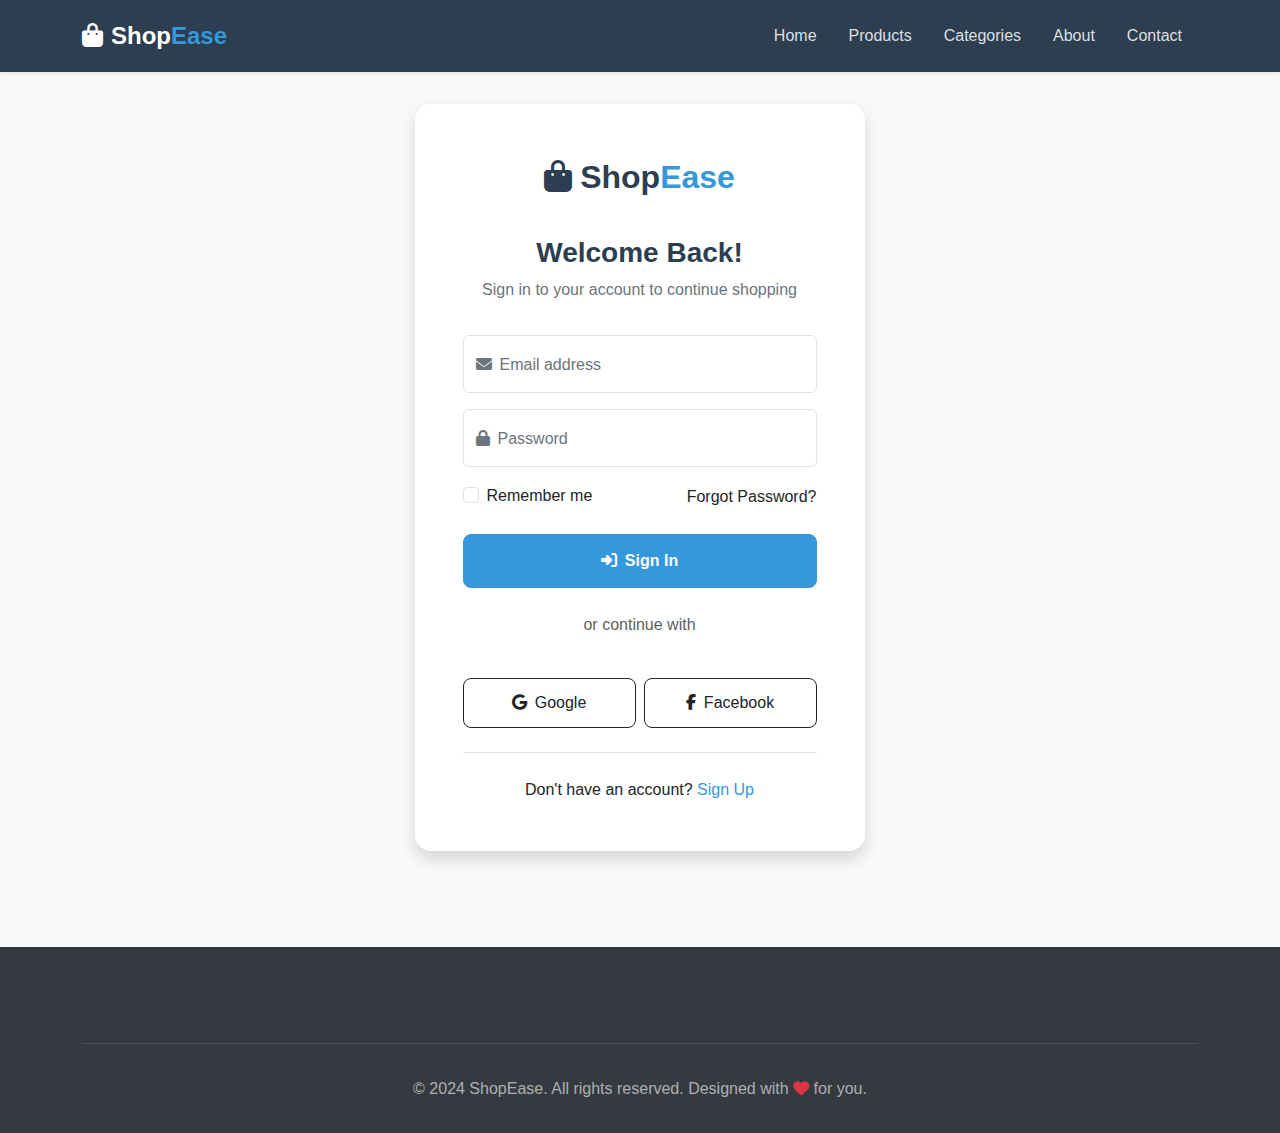
<file: login.html>
<!DOCTYPE html>
<html lang="en">
<head>
    <meta charset="UTF-8">
    <meta name="viewport" content="width=device-width, initial-scale=1.0">
    <title>Login - ShopEase</title>
    <!-- Bootstrap 5 CSS -->
    <link href="https://cdn.jsdelivr.net/npm/bootstrap@5.3.2/dist/css/bootstrap.min.css" rel="stylesheet">
    <!-- Font Awesome Icons -->
    <link href="https://cdnjs.cloudflare.com/ajax/libs/font-awesome/6.5.1/css/all.min.css" rel="stylesheet">
    <!-- Custom CSS -->
    <link rel="stylesheet" href="css/styles.css">
</head>
<body>
    <!-- Navigation -->
    <nav class="navbar navbar-expand-lg navbar-dark">
        <div class="container">
            <a class="navbar-brand" href="index.html">
                <i class="fas fa-shopping-bag me-2"></i>Shop<span>Ease</span>
            </a>
            <button class="navbar-toggler" type="button" data-bs-toggle="collapse" data-bs-target="#navbarNav">
                <span class="navbar-toggler-icon"></span>
            </button>
            <div class="collapse navbar-collapse" id="navbarNav">
                <ul class="navbar-nav ms-auto">
                    <li class="nav-item">
                        <a class="nav-link" href="index.html">Home</a>
                    </li>
                    <li class="nav-item">
                        <a class="nav-link" href="products.html">Products</a>
                    </li>
                    <li class="nav-item">
                        <a class="nav-link" href="#">Categories</a>
                    </li>
                    <li class="nav-item">
                        <a class="nav-link" href="#">About</a>
                    </li>
                    <li class="nav-item">
                        <a class="nav-link" href="#">Contact</a>
                    </li>
                </ul>
            </div>
        </div>
    </nav>

    <!-- Login Section -->
    <section class="auth-container">
        <div class="container">
            <div class="row justify-content-center">
                <div class="col-md-6 col-lg-5">
                    <div class="auth-card">
                        <div class="logo">
                            <a href="index.html" class="text-decoration-none">
                                <i class="fas fa-shopping-bag me-2"></i>Shop<span>Ease</span>
                            </a>
                        </div>
                        
                        <h3>Welcome Back!</h3>
                        <p class="subtitle">Sign in to your account to continue shopping</p>
                        
                        <form id="loginForm">
                            <div class="form-floating mb-3">
                                <input type="email" class="form-control" id="email" placeholder="Email address" required>
                                <label for="email"><i class="fas fa-envelope me-2"></i>Email address</label>
                            </div>
                            
                            <div class="form-floating mb-3">
                                <input type="password" class="form-control" id="password" placeholder="Password" required>
                                <label for="password"><i class="fas fa-lock me-2"></i>Password</label>
                            </div>
                            
                            <div class="d-flex justify-content-between align-items-center mb-4">
                                <div class="form-check">
                                    <input class="form-check-input" type="checkbox" id="remember">
                                    <label class="form-check-label" for="remember">Remember me</label>
                                </div>
                                <a href="#" class="text-decoration-none">Forgot Password?</a>
                            </div>
                            
                            <button type="submit" class="btn btn-primary w-100 auth-btn">
                                <i class="fas fa-sign-in-alt me-2"></i>Sign In
                            </button>
                        </form>
                        
                        <div class="social-login">
                            <p class="text-center text-muted mb-3"><span>or continue with</span></p>
                            <div class="row g-2">
                                <div class="col-6">
                                    <button class="btn btn-outline-dark w-100 social-login">
                                        <i class="fab fa-google me-2"></i>Google
                                    </button>
                                </div>
                                <div class="col-6">
                                    <button class="btn btn-outline-dark w-100 social-login">
                                        <i class="fab fa-facebook-f me-2"></i>Facebook
                                    </button>
                                </div>
                            </div>
                        </div>
                        
                        <div class="auth-links">
                            <p class="mb-0">Don't have an account? <a href="signup.html">Sign Up</a></p>
                        </div>
                    </div>
                </div>
            </div>
        </div>
    </section>

    <!-- Footer -->
    <footer class="footer">
        <div class="container">
            <div class="footer-bottom">
                <p class="mb-0">&copy; 2024 ShopEase. All rights reserved. Designed with <i class="fas fa-heart text-danger"></i> for you.</p>
            </div>
        </div>
    </footer>

    <!-- Bootstrap JS -->
    <script src="https://cdn.jsdelivr.net/npm/bootstrap@5.3.2/dist/js/bootstrap.bundle.min.js"></script>
    <!-- Custom JS -->
    <script src="js/scripts.js"></script>
    
    <script>
        // Login form handler
        document.getElementById('loginForm').addEventListener('submit', function(e) {
            e.preventDefault();
            
            const email = document.getElementById('email').value;
            const password = document.getElementById('password').value;
            
            // Simple validation
            if (email && password) {
                // Simulate login success
                showToast('Login successful! Redirecting...', 'success');
                
                setTimeout(() => {
                    window.location.href = 'index.html';
                }, 1500);
            }
        });
    </script>
</body>
</html>
</file>
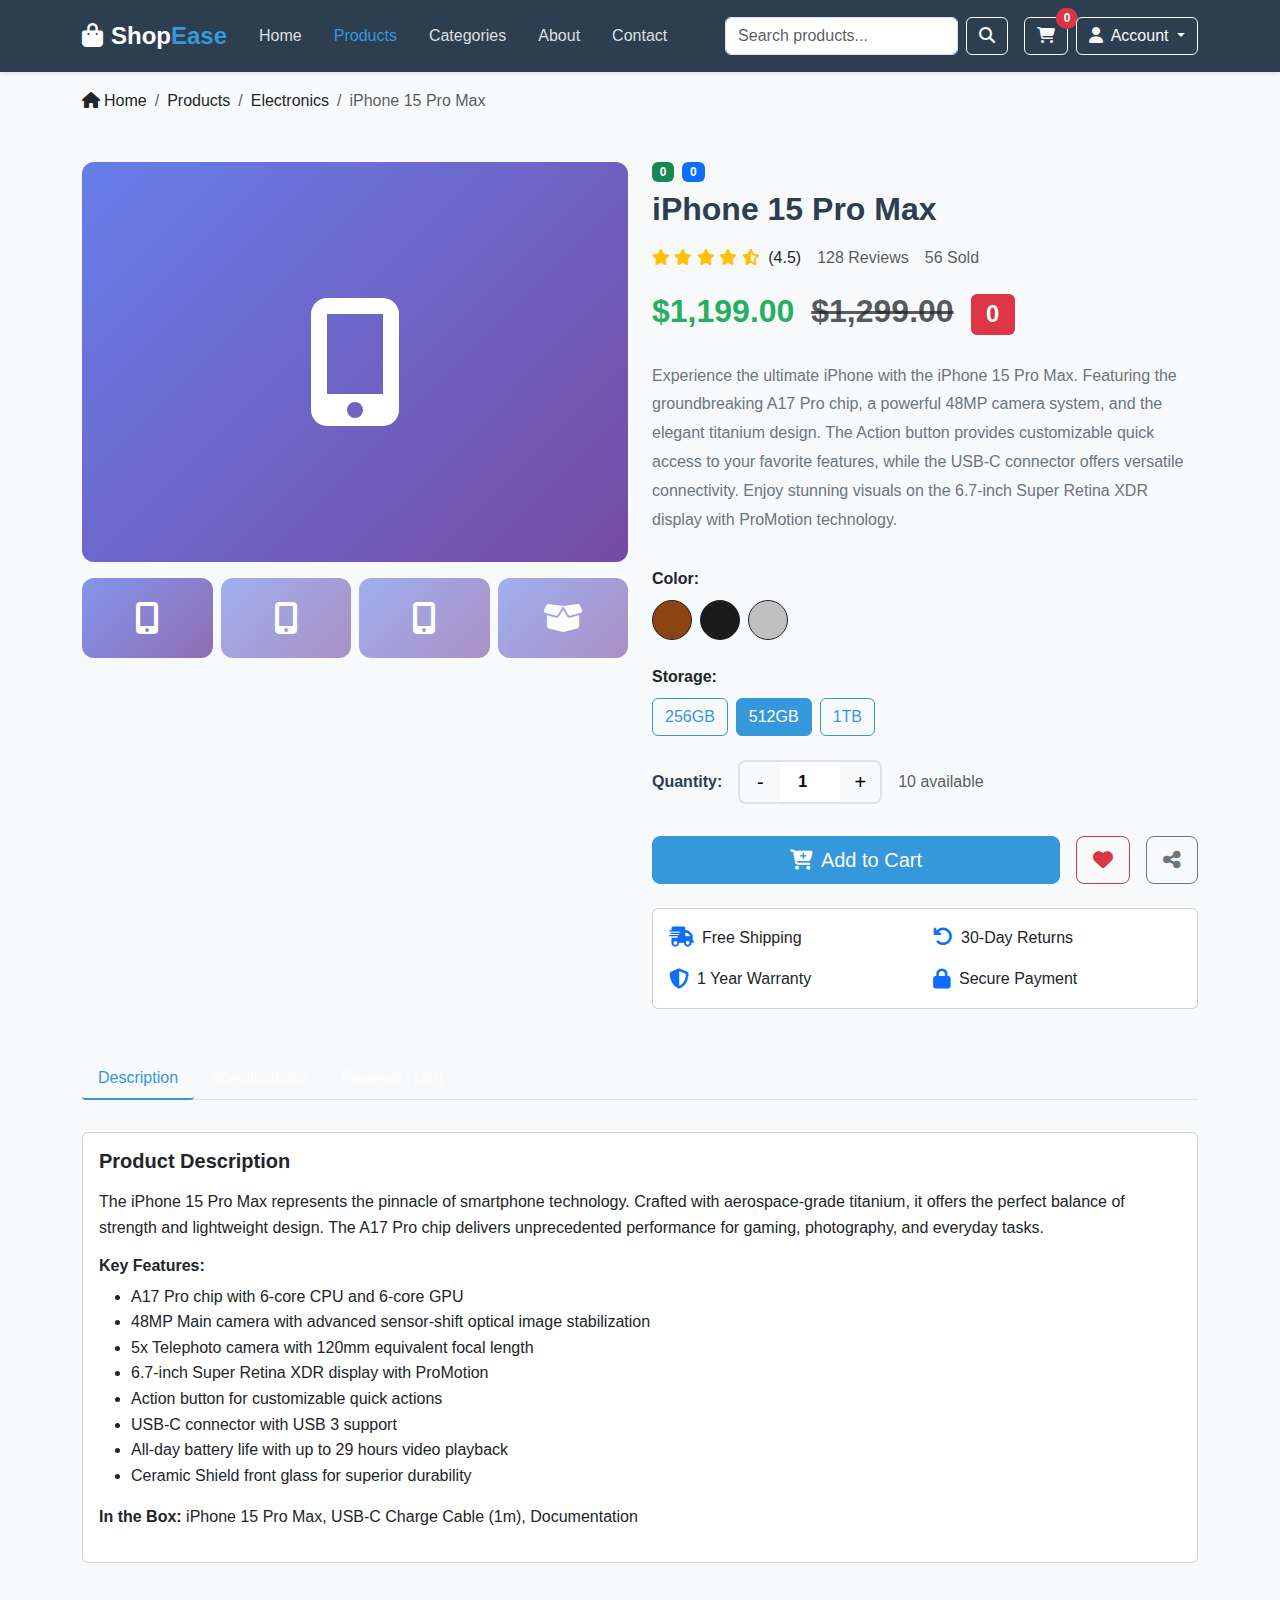
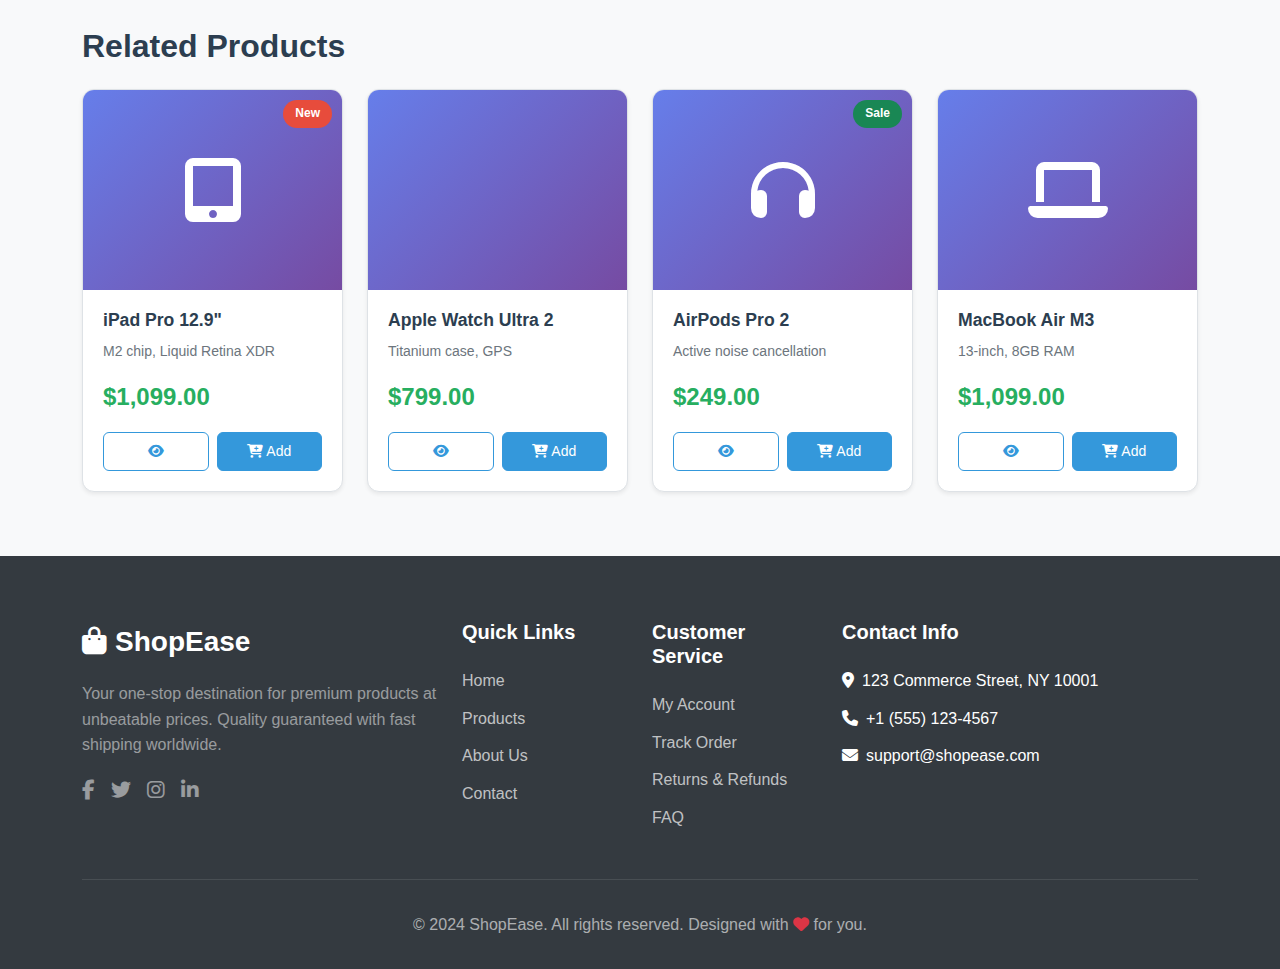
<file: product-details.html>
<!DOCTYPE html>
<html lang="en">
<head>
    <meta charset="UTF-8">
    <meta name="viewport" content="width=device-width, initial-scale=1.0">
    <title>Product Details - ShopEase</title>
    <!-- Bootstrap 5 CSS -->
    <link href="https://cdn.jsdelivr.net/npm/bootstrap@5.3.2/dist/css/bootstrap.min.css" rel="stylesheet">
    <!-- Font Awesome Icons -->
    <link href="https://cdnjs.cloudflare.com/ajax/libs/font-awesome/6.5.1/css/all.min.css" rel="stylesheet">
    <!-- Custom CSS -->
    <link rel="stylesheet" href="css/styles.css">
</head>
<body>
    <!-- Navigation -->
    <nav class="navbar navbar-expand-lg navbar-dark">
        <div class="container">
            <a class="navbar-brand" href="index.html">
                <i class="fas fa-shopping-bag me-2"></i>Shop<span>Ease</span>
            </a>
            <button class="navbar-toggler" type="button" data-bs-toggle="collapse" data-bs-target="#navbarNav">
                <span class="navbar-toggler-icon"></span>
            </button>
            <div class="collapse navbar-collapse" id="navbarNav">
                <ul class="navbar-nav me-auto">
                    <li class="nav-item">
                        <a class="nav-link" href="index.html">Home</a>
                    </li>
                    <li class="nav-item">
                        <a class="nav-link active" href="products.html">Products</a>
                    </li>
                    <li class="nav-item">
                        <a class="nav-link" href="#">Categories</a>
                    </li>
                    <li class="nav-item">
                        <a class="nav-link" href="#">About</a>
                    </li>
                    <li class="nav-item">
                        <a class="nav-link" href="#">Contact</a>
                    </li>
                </ul>
                <form class="d-flex me-3">
                    <input class="form-control me-2" type="search" placeholder="Search products..." aria-label="Search">
                    <button class="btn btn-outline-light" type="submit">
                        <i class="fas fa-search"></i>
                    </button>
                </form>
                <div class="d-flex align-items-center">
                    <a href="cart.html" class="btn btn-outline-light me-2 position-relative">
                        <i class="fas fa-shopping-cart"></i>
                        <span class="position-absolute top-0 start-100 translate-middle badge rounded-pill bg-danger">
                            3
                        </span>
                    </a>
                    <div class="dropdown">
                        <a class="btn btn-outline-light dropdown-toggle" href="#" role="button" data-bs-toggle="dropdown">
                            <i class="fas fa-user me-1"></i> Account
                        </a>
                        <ul class="dropdown-menu dropdown-menu-end">
                            <li><a class="dropdown-item" href="login.html"><i class="fas fa-sign-in-alt me-2"></i>Login</a></li>
                            <li><a class="dropdown-item" href="signup.html"><i class="fas fa-user-plus me-2"></i>Sign Up</a></li>
                            <li><hr class="dropdown-divider"></li>
                            <li><a class="dropdown-item" href="#"><i class="fas fa-user-circle me-2"></i>My Account</a></li>
                            <li><a class="dropdown-item" href="#"><i class="fas fa-heart me-2"></i>Wishlist</a></li>
                            <li><a class="dropdown-item" href="#"><i class="fas fa-box me-2"></i>Orders</a></li>
                        </ul>
                    </div>
                </div>
            </div>
        </div>
    </nav>

    <!-- Breadcrumb -->
    <section class="breadcrumb-section">
        <div class="container">
            <nav aria-label="breadcrumb">
                <ol class="breadcrumb">
                    <li class="breadcrumb-item"><a href="index.html"><i class="fas fa-home me-1"></i>Home</a></li>
                    <li class="breadcrumb-item"><a href="products.html">Products</a></li>
                    <li class="breadcrumb-item"><a href="products.html">Electronics</a></li>
                    <li class="breadcrumb-item active" aria-current="page">iPhone 15 Pro Max</li>
                </ol>
            </nav>
        </div>
    </section>

    <!-- Product Details Section -->
    <section class="container mb-30">
        <div class="row">
            <!-- Product Image -->
            <div class="col-lg-6 mb-4">
                <div class="product-details-image">
                    <i class="fas fa-mobile-alt"></i>
                </div>
                <!-- Thumbnail Images -->
                <div class="row g-2 mt-2">
                    <div class="col-3">
                        <div class="product-details-image" style="height: 80px; cursor: pointer; opacity: 0.8;">
                            <i class="fas fa-mobile-alt" style="font-size: 2rem;"></i>
                        </div>
                    </div>
                    <div class="col-3">
                        <div class="product-details-image" style="height: 80px; cursor: pointer; opacity: 0.6;">
                            <i class="fas fa-mobile-alt" style="font-size: 2rem;"></i>
                        </div>
                    </div>
                    <div class="col-3">
                        <div class="product-details-image" style="height: 80px; cursor: pointer; opacity: 0.6;">
                            <i class="fas fa-mobile-alt" style="font-size: 2rem;"></i>
                        </div>
                    </div>
                    <div class="col-3">
                        <div class="product-details-image" style="height: 80px; cursor: pointer; opacity: 0.6;">
                            <i class="fas fa-box-open" style="font-size: 2rem;"></i>
                        </div>
                    </div>
                </div>
            </div>

            <!-- Product Info -->
            <div class="col-lg-6">
                <div class="product-details-info">
                    <div class="d-flex align-items-center gap-2 mb-2">
                        <span class="badge bg-success">In Stock</span>
                        <span class="badge bg-primary">New Arrival</span>
                    </div>
                    
                    <h2>iPhone 15 Pro Max</h2>
                    
                    <div class="d-flex align-items-center gap-3 mb-3">
                        <div class="rating">
                            <i class="fas fa-star text-warning"></i>
                            <i class="fas fa-star text-warning"></i>
                            <i class="fas fa-star text-warning"></i>
                            <i class="fas fa-star text-warning"></i>
                            <i class="fas fa-star-half-alt text-warning"></i>
                            <span class="ms-1">(4.5)</span>
                        </div>
                        <a href="#" class="text-muted">128 Reviews</a>
                        <a href="#" class="text-muted">56 Sold</a>
                    </div>
                    
                    <div class="price">
                        $1,199.00
                        <span class="text-muted text-decoration-line-through ms-2">$1,299.00</span>
                        <span class="badge bg-danger ms-2">8% OFF</span>
                    </div>
                    
                    <p class="description">
                        Experience the ultimate iPhone with the iPhone 15 Pro Max. Featuring the groundbreaking A17 Pro chip, a powerful 48MP camera system, and the elegant titanium design. The Action button provides customizable quick access to your favorite features, while the USB-C connector offers versatile connectivity. Enjoy stunning visuals on the 6.7-inch Super Retina XDR display with ProMotion technology.
                    </p>

                    <!-- Color Selection -->
                    <div class="mb-4">
                        <label class="fw-bold mb-2">Color:</label>
                        <div class="d-flex gap-2">
                            <button class="btn btn-outline-dark rounded-circle p-3" style="width: 40px; height: 40px; background: #8B4513;"></button>
                            <button class="btn btn-outline-dark rounded-circle p-3" style="width: 40px; height: 40px; background: #1a1a1a;"></button>
                            <button class="btn btn-outline-dark rounded-circle p-3" style="width: 40px; height: 40px; background: #C0C0C0;"></button>
                        </div>
                    </div>

                    <!-- Storage Selection -->
                    <div class="mb-4">
                        <label class="fw-bold mb-2">Storage:</label>
                        <div class="d-flex gap-2">
                            <button class="btn btn-outline-primary">256GB</button>
                            <button class="btn btn-primary">512GB</button>
                            <button class="btn btn-outline-primary">1TB</button>
                        </div>
                    </div>

                    <!-- Quantity -->
                    <div class="quantity-selector">
                        <label>Quantity:</label>
                        <div class="quantity-input">
                            <button class="quantity-btn" onclick="updateQuantity(-1)">-</button>
                            <input type="number" id="quantity" value="1" min="1" max="10">
                            <button class="quantity-btn" onclick="updateQuantity(1)">+</button>
                        </div>
                        <span class="text-muted">10 available</span>
                    </div>

                    <!-- Action Buttons -->
                    <div class="d-flex gap-3 mb-4">
                        <button class="btn btn-primary btn-lg flex-fill" onclick="addToCart('iPhone 15 Pro Max', 1199.00)">
                            <i class="fas fa-cart-plus me-2"></i>Add to Cart
                        </button>
                        <button class="btn btn-outline-danger btn-lg">
                            <i class="fas fa-heart"></i>
                        </button>
                        <button class="btn btn-outline-secondary btn-lg">
                            <i class="fas fa-share-alt"></i>
                        </button>
                    </div>

                    <!-- Features -->
                    <div class="card">
                        <div class="card-body">
                            <div class="row g-3">
                                <div class="col-6">
                                    <div class="d-flex align-items-center">
                                        <i class="fas fa-shipping-fast text-primary me-2 fs-5"></i>
                                        <span>Free Shipping</span>
                                    </div>
                                </div>
                                <div class="col-6">
                                    <div class="d-flex align-items-center">
                                        <i class="fas fa-undo text-primary me-2 fs-5"></i>
                                        <span>30-Day Returns</span>
                                    </div>
                                </div>
                                <div class="col-6">
                                    <div class="d-flex align-items-center">
                                        <i class="fas fa-shield-alt text-primary me-2 fs-5"></i>
                                        <span>1 Year Warranty</span>
                                    </div>
                                </div>
                                <div class="col-6">
                                    <div class="d-flex align-items-center">
                                        <i class="fas fa-lock text-primary me-2 fs-5"></i>
                                        <span>Secure Payment</span>
                                    </div>
                                </div>
                            </div>
                        </div>
                    </div>
                </div>
            </div>
        </div>
    </section>

    <!-- Product Tabs -->
    <section class="container mb-30">
        <div class="product-tabs">
            <ul class="nav nav-tabs" id="productTab" role="tablist">
                <li class="nav-item">
                    <button class="nav-link active" id="description-tab" data-bs-toggle="tab" data-bs-target="#description" type="button">
                        Description
                    </button>
                </li>
                <li class="nav-item">
                    <button class="nav-link" id="specifications-tab" data-bs-toggle="tab" data-bs-target="#specifications" type="button">
                        Specifications
                    </button>
                </li>
                <li class="nav-item">
                    <button class="nav-link" id="reviews-tab" data-bs-toggle="tab" data-bs-target="#reviews" type="button">
                        Reviews (128)
                    </button>
                </li>
            </ul>
            <div class="tab-content" id="productTabContent">
                <!-- Description Tab -->
                <div class="tab-pane fade show active" id="description">
                    <div class="card">
                        <div class="card-body">
                            <h5 class="fw-bold mb-3">Product Description</h5>
                            <p class="mb-3">
                                The iPhone 15 Pro Max represents the pinnacle of smartphone technology. Crafted with aerospace-grade titanium, it offers the perfect balance of strength and lightweight design. The A17 Pro chip delivers unprecedented performance for gaming, photography, and everyday tasks.
                            </p>
                            <h6 class="fw-bold mb-2">Key Features:</h6>
                            <ul class="mb-3">
                                <li>A17 Pro chip with 6-core CPU and 6-core GPU</li>
                                <li>48MP Main camera with advanced sensor-shift optical image stabilization</li>
                                <li>5x Telephoto camera with 120mm equivalent focal length</li>
                                <li>6.7-inch Super Retina XDR display with ProMotion</li>
                                <li>Action button for customizable quick actions</li>
                                <li>USB-C connector with USB 3 support</li>
                                <li>All-day battery life with up to 29 hours video playback</li>
                                <li>Ceramic Shield front glass for superior durability</li>
                            </ul>
                            <p>
                                <strong>In the Box:</strong> iPhone 15 Pro Max, USB-C Charge Cable (1m), Documentation
                            </p>
                        </div>
                    </div>
                </div>

                <!-- Specifications Tab -->
                <div class="tab-pane fade" id="specifications">
                    <div class="card">
                        <div class="card-body">
                            <h5 class="fw-bold mb-4">Technical Specifications</h5>
                            <div class="table-responsive">
                                <table class="table table-bordered">
                                    <tbody>
                                        <tr>
                                            <th scope="row" style="width: 30%;">Display</th>
                                            <td>6.7-inch Super Retina XDR display</td>
                                        </tr>
                                        <tr>
                                            <th scope="row">Resolution</th>
                                            <td>2796 × 1290 pixels at 460 ppi</td>
                                        </tr>
                                        <tr>
                                            <th scope="row">Chip</th>
                                            <td>A17 Pro chip</td>
                                        </tr>
                                        <tr>
                                            <th scope="row">Storage Options</th>
                                            <td>256GB / 512GB / 1TB</td>
                                        </tr>
                                        <tr>
                                            <th scope="row">Main Camera</th>
                                            <td>48MP, f/1.78 aperture, sensor-shift OIS</td>
                                        </tr>
                                        <tr>
                                            <th scope="row">Telephoto Camera</th>
                                            <td>12MP, f/2.8 aperture, 5x optical zoom</td>
                                        </tr>
                                        <tr>
                                            <th scope="row">Ultra Wide Camera</th>
                                            <td>12MP, f/2.2 aperture, 120° field of view</td>
                                        </tr>
                                        <tr>
                                            <th scope="row">Front Camera</th>
                                            <td>12MP, f/1.9 aperture</td>
                                        </tr>
                                        <tr>
                                            <th scope="row">Battery</th>
                                            <td>4422 mAh, up to 29 hours video playback</td>
                                        </tr>
                                        <tr>
                                            <th scope="row">Charging</th>
                                            <td>MagSafe wireless charging up to 15W, USB-C</td>
                                        </tr>
                                        <tr>
                                            <th scope="row">Connectivity</th>
                                            <td>5G, Wi-Fi 6E, Bluetooth 5.3, Ultra Wideband</td>
                                        </tr>
                                        <tr>
                                            <th scope="row">Dimensions</th>
                                            <td>159.9 × 76.7 × 8.25 mm</td>
                                        </tr>
                                        <tr>
                                            <th scope="row">Weight</th>
                                            <td>221 grams</td>
                                        </tr>
                                        <tr>
                                            <th scope="row">Water Resistance</th>
                                            <td>IP68 (6m depth for 30 minutes)</td>
                                        </tr>
                                    </tbody>
                                </table>
                            </div>
                        </div>
                    </div>
                </div>

                <!-- Reviews Tab -->
                <div class="tab-pane fade" id="reviews">
                    <div class="card">
                        <div class="card-body">
                            <div class="d-flex justify-content-between align-items-center mb-4">
                                <h5 class="fw-bold mb-0">Customer Reviews (128)</h5>
                                <button class="btn btn-primary" data-bs-toggle="modal" data-bs-target="#writeReviewModal">
                                    <i class="fas fa-pen me-1"></i> Write Review
                                </button>
                            </div>
                            
                            <!-- Rating Summary -->
                            <div class="row mb-4 p-3 bg-light rounded">
                                <div class="col-md-3 text-center">
                                    <h1 class="display-4 fw-bold text-primary">4.5</h1>
                                    <div class="mb-2">
                                        <i class="fas fa-star text-warning"></i>
                                        <i class="fas fa-star text-warning"></i>
                                        <i class="fas fa-star text-warning"></i>
                                        <i class="fas fa-star text-warning"></i>
                                        <i class="fas fa-star-half-alt text-warning"></i>
                                    </div>
                                    <p class="text-muted mb-0">Based on 128 reviews</p>
                                </div>
                                <div class="col-md-9">
                                    <div class="d-flex align-items-center mb-1">
                                        <span class="me-2" style="width: 60px;">5 stars</span>
                                        <div class="progress flex-fill me-2" style="height: 8px;">
                                            <div class="progress-bar bg-warning" style="width: 70%;"></div>
                                        </div>
                                        <span class="text-muted">70%</span>
                                    </div>
                                    <div class="d-flex align-items-center mb-1">
                                        <span class="me-2" style="width: 60px;">4 stars</span>
                                        <div class="progress flex-fill me-2" style="height: 8px;">
                                            <div class="progress-bar bg-warning" style="width: 20%;"></div>
                                        </div>
                                        <span class="text-muted">20%</span>
                                    </div>
                                    <div class="d-flex align-items-center mb-1">
                                        <span class="me-2" style="width: 60px;">3 stars</span>
                                        <div class="progress flex-fill me-2" style="height: 8px;">
                                            <div class="progress-bar bg-warning" style="width: 7%;"></div>
                                        </div>
                                        <span class="text-muted">7%</span>
                                    </div>
                                    <div class="d-flex align-items-center mb-1">
                                        <span class="me-2" style="width: 60px;">2 stars</span>
                                        <div class="progress flex-fill me-2" style="height: 8px;">
                                            <div class="progress-bar bg-warning" style="width: 2%;"></div>
                                        </div>
                                        <span class="text-muted">2%</span>
                                    </div>
                                    <div class="d-flex align-items-center">
                                        <span class="me-2" style="width: 60px;">1 star</span>
                                        <div class="progress flex-fill me-2" style="height: 8px;">
                                            <div class="progress-bar bg-warning" style="width: 1%;"></div>
                                        </div>
                                        <span class="text-muted">1%</span>
                                    </div>
                                </div>
                            </div>

                            <!-- Review Items -->
                            <div class="review-item border-bottom pb-3 mb-3">
                                <div class="d-flex justify-content-between align-items-start mb-2">
                                    <div class="d-flex align-items-center">
                                        <div class="avatar bg-primary text-white rounded-circle me-2 d-flex align-items-center justify-content-center" style="width: 40px; height: 40px;">
                                            JD
                                        </div>
                                        <div>
                                            <h6 class="mb-0">John Doe</h6>
                                            <small class="text-muted">Verified Purchase</small>
                                        </div>
                                    </div>
                                    <div class="text-warning">
                                        <i class="fas fa-star"></i>
                                        <i class="fas fa-star"></i>
                                        <i class="fas fa-star"></i>
                                        <i class="fas fa-star"></i>
                                        <i class="fas fa-star"></i>
                                    </div>
                                </div>
                                <h6 class="fw-bold">Absolutely amazing!</h6>
                                <p class="text-muted mb-2"><small>Reviewed on January 15, 2024</small></p>
                                <p class="mb-0">This iPhone is incredible! The camera quality is unmatched, and the titanium design feels premium. The Action button is super useful once you customize it. Battery easily lasts a full day with heavy use. Highly recommend!</p>
                            </div>

                            <div class="review-item border-bottom pb-3 mb-3">
                                <div class="d-flex justify-content-between align-items-start mb-2">
                                    <div class="d-flex align-items-center">
                                        <div class="avatar bg-success text-white rounded-circle me-2 d-flex align-items-center justify-content-center" style="width: 40px; height: 40px;">
                                            SM
                                        </div>
                                        <div>
                                            <h6 class="mb-0">Sarah Miller</h6>
                                            <small class="text-muted">Verified Purchase</small>
                                        </div>
                                    </div>
                                    <div class="text-warning">
                                        <i class="fas fa-star"></i>
                                        <i class="fas fa-star"></i>
                                        <i class="fas fa-star"></i>
                                        <i class="fas fa-star"></i>
                                        <i class="far fa-star"></i>
                                    </div>
                                </div>
                                <h6 class="fw-bold">Great phone, but pricey</h6>
                                <p class="text-muted mb-2"><small>Reviewed on January 10, 2024</small></p>
                                <p class="mb-0">The iPhone 15 Pro Max is fantastic for photography and gaming. My only complaint is the high price point. But if you want the best, you have to pay for it. USB-C charging is a welcome addition!</p>
                            </div>

                            <div class="review-item">
                                <div class="d-flex justify-content-between align-items-start mb-2">
                                    <div class="d-flex align-items-center">
                                        <div class="avatar bg-info text-white rounded-circle me-2 d-flex align-items-center justify-content-center" style="width: 40px; height: 40px;">
                                            MK
                                        </div>
                                        <div>
                                            <h6 class="mb-0">Mike Kim</h6>
                                            <small class="text-muted">Verified Purchase</small>
                                        </div>
                                    </div>
                                    <div class="text-warning">
                                        <i class="fas fa-star"></i>
                                        <i class="fas fa-star"></i>
                                        <i class="fas fa-star"></i>
                                        <i class="fas fa-star"></i>
                                        <i class="fas fa-star-half-alt"></i>
                                    </div>
                                </div>
                                <h6 class="fw-bold">Best iPhone yet!</h6>
                                <p class="text-muted mb-2"><small>Reviewed on January 5, 2024</small></p>
                                <p class="mb-0">Upgraded from iPhone 13 Pro Max and the difference is night and day. The 5x optical zoom is amazing for capturing distant subjects. Gaming performance with A17 Pro is console-level. Worth every penny!</p>
                            </div>
                        </div>
                    </div>
                </div>
            </div>
        </div>
    </section>

    <!-- Related Products -->
    <section class="container mb-30">
        <h2 class="section-title mb-4">Related Products</h2>
        <div class="row g-4">
            <div class="col-6 col-md-3">
                <div class="product-card">
                    <div class="product-image">
                        <i class="fas fa-tablet-alt"></i>
                        <span class="product-badge">New</span>
                    </div>
                    <div class="product-content">
                        <h5 class="product-title">iPad Pro 12.9"</h5>
                        <p class="product-description">M2 chip, Liquid Retina XDR</p>
                        <div class="product-price">$1,099.00</div>
                        <div class="product-actions">
                            <a href="product-details.html" class="btn btn-outline-primary"><i class="fas fa-eye"></i></a>
                            <button class="btn btn-primary" onclick="addToCart('iPad Pro 12.9', 1099.00)"><i class="fas fa-cart-plus"></i> Add</button>
                        </div>
                    </div>
                </div>
            </div>
            <div class="col-6 col-md-3">
                <div class="product-card">
                    <div class="product-image">
                        <i class="fas fa-watch"></i>
                    </div>
                    <div class="product-content">
                        <h5 class="product-title">Apple Watch Ultra 2</h5>
                        <p class="product-description">Titanium case, GPS</p>
                        <div class="product-price">$799.00</div>
                        <div class="product-actions">
                            <a href="product-details.html" class="btn btn-outline-primary"><i class="fas fa-eye"></i></a>
                            <button class="btn btn-primary" onclick="addToCart('Apple Watch Ultra 2', 799.00)"><i class="fas fa-cart-plus"></i> Add</button>
                        </div>
                    </div>
                </div>
            </div>
            <div class="col-6 col-md-3">
                <div class="product-card">
                    <div class="product-image">
                        <i class="fas fa-headphones"></i>
                        <span class="product-badge bg-success">Sale</span>
                    </div>
                    <div class="product-content">
                        <h5 class="product-title">AirPods Pro 2</h5>
                        <p class="product-description">Active noise cancellation</p>
                        <div class="product-price">$249.00</div>
                        <div class="product-actions">
                            <a href="product-details.html" class="btn btn-outline-primary"><i class="fas fa-eye"></i></a>
                            <button class="btn btn-primary" onclick="addToCart('AirPods Pro 2', 249.00)"><i class="fas fa-cart-plus"></i> Add</button>
                        </div>
                    </div>
                </div>
            </div>
            <div class="col-6 col-md-3">
                <div class="product-card">
                    <div class="product-image">
                        <i class="fas fa-laptop"></i>
                    </div>
                    <div class="product-content">
                        <h5 class="product-title">MacBook Air M3</h5>
                        <p class="product-description">13-inch, 8GB RAM</p>
                        <div class="product-price">$1,099.00</div>
                        <div class="product-actions">
                            <a href="product-details.html" class="btn btn-outline-primary"><i class="fas fa-eye"></i></a>
                            <button class="btn btn-primary" onclick="addToCart('MacBook Air M3', 1099.00)"><i class="fas fa-cart-plus"></i> Add</button>
                        </div>
                    </div>
                </div>
            </div>
        </div>
    </section>

    <!-- Footer -->
    <footer class="footer">
        <div class="container">
            <div class="row g-4">
                <div class="col-lg-4">
                    <div class="logo mb-3">
                        <a href="index.html" class="text-white" style="font-size: 1.75rem; font-weight: 700;">
                            <i class="fas fa-shopping-bag me-2"></i>Shop<span>Ease</span>
                        </a>
                    </div>
                    <p class="text-white-50 mb-3">
                        Your one-stop destination for premium products at unbeatable prices. Quality guaranteed with fast shipping worldwide.
                    </p>
                    <div class="d-flex gap-3">
                        <a href="#" class="text-white-50 fs-5"><i class="fab fa-facebook-f"></i></a>
                        <a href="#" class="text-white-50 fs-5"><i class="fab fa-twitter"></i></a>
                        <a href="#" class="text-white-50 fs-5"><i class="fab fa-instagram"></i></a>
                        <a href="#" class="text-white-50 fs-5"><i class="fab fa-linkedin-in"></i></a>
                    </div>
                </div>
                <div class="col-lg-2 col-md-4">
                    <h5>Quick Links</h5>
                    <ul class="footer-links">
                        <li><a href="index.html">Home</a></li>
                        <li><a href="products.html">Products</a></li>
                        <li><a href="#">About Us</a></li>
                        <li><a href="#">Contact</a></li>
                    </ul>
                </div>
                <div class="col-lg-2 col-md-4">
                    <h5>Customer Service</h5>
                    <ul class="footer-links">
                        <li><a href="#">My Account</a></li>
                        <li><a href="#">Track Order</a></li>
                        <li><a href="#">Returns & Refunds</a></li>
                        <li><a href="#">FAQ</a></li>
                    </ul>
                </div>
                <div class="col-lg-4 col-md-4">
                    <h5>Contact Info</h5>
                    <ul class="footer-links">
                        <li><i class="fas fa-map-marker-alt me-2"></i>123 Commerce Street, NY 10001</li>
                        <li><i class="fas fa-phone me-2"></i>+1 (555) 123-4567</li>
                        <li><i class="fas fa-envelope me-2"></i>support@shopease.com</li>
                    </ul>
                </div>
            </div>
            <div class="footer-bottom">
                <p class="mb-0">&copy; 2024 ShopEase. All rights reserved. Designed with <i class="fas fa-heart text-danger"></i> for you.</p>
            </div>
        </div>
    </footer>

    <!-- Write Review Modal -->
    <div class="modal fade" id="writeReviewModal" tabindex="-1">
        <div class="modal-dialog">
            <div class="modal-content">
                <div class="modal-header">
                    <h5 class="modal-title">Write a Review</h5>
                    <button type="button" class="btn-close" data-bs-dismiss="modal"></button>
                </div>
                <div class="modal-body">
                    <form>
                        <div class="mb-3">
                            <label class="form-label">Your Rating</label>
                            <div class="rating-input">
                                <i class="far fa-star text-warning fs-4 me-1"></i>
                                <i class="far fa-star text-warning fs-4 me-1"></i>
                                <i class="far fa-star text-warning fs-4 me-1"></i>
                                <i class="far fa-star text-warning fs-4 me-1"></i>
                                <i class="far fa-star text-warning fs-4"></i>
                            </div>
                        </div>
                        <div class="mb-3">
                            <label class="form-label">Your Name</label>
                            <input type="text" class="form-control" placeholder="John Doe">
                        </div>
                        <div class="mb-3">
                            <label class="form-label">Review Title</label>
                            <input type="text" class="form-control" placeholder="Great product!">
                        </div>
                        <div class="mb-3">
                            <label class="form-label">Your Review</label>
                            <textarea class="form-control" rows="4" placeholder="Share your experience with this product..."></textarea>
                        </div>
                    </form>
                </div>
                <div class="modal-footer">
                    <button type="button" class="btn btn-outline-secondary" data-bs-dismiss="modal">Cancel</button>
                    <button type="button" class="btn btn-primary">Submit Review</button>
                </div>
            </div>
        </div>
    </div>

    <!-- Bootstrap JS -->
    <script src="https://cdn.jsdelivr.net/npm/bootstrap@5.3.2/dist/js/bootstrap.bundle.min.js"></script>
    <!-- Custom JS -->
    <script src="js/scripts.js"></script>
</body>
</html>
</file>
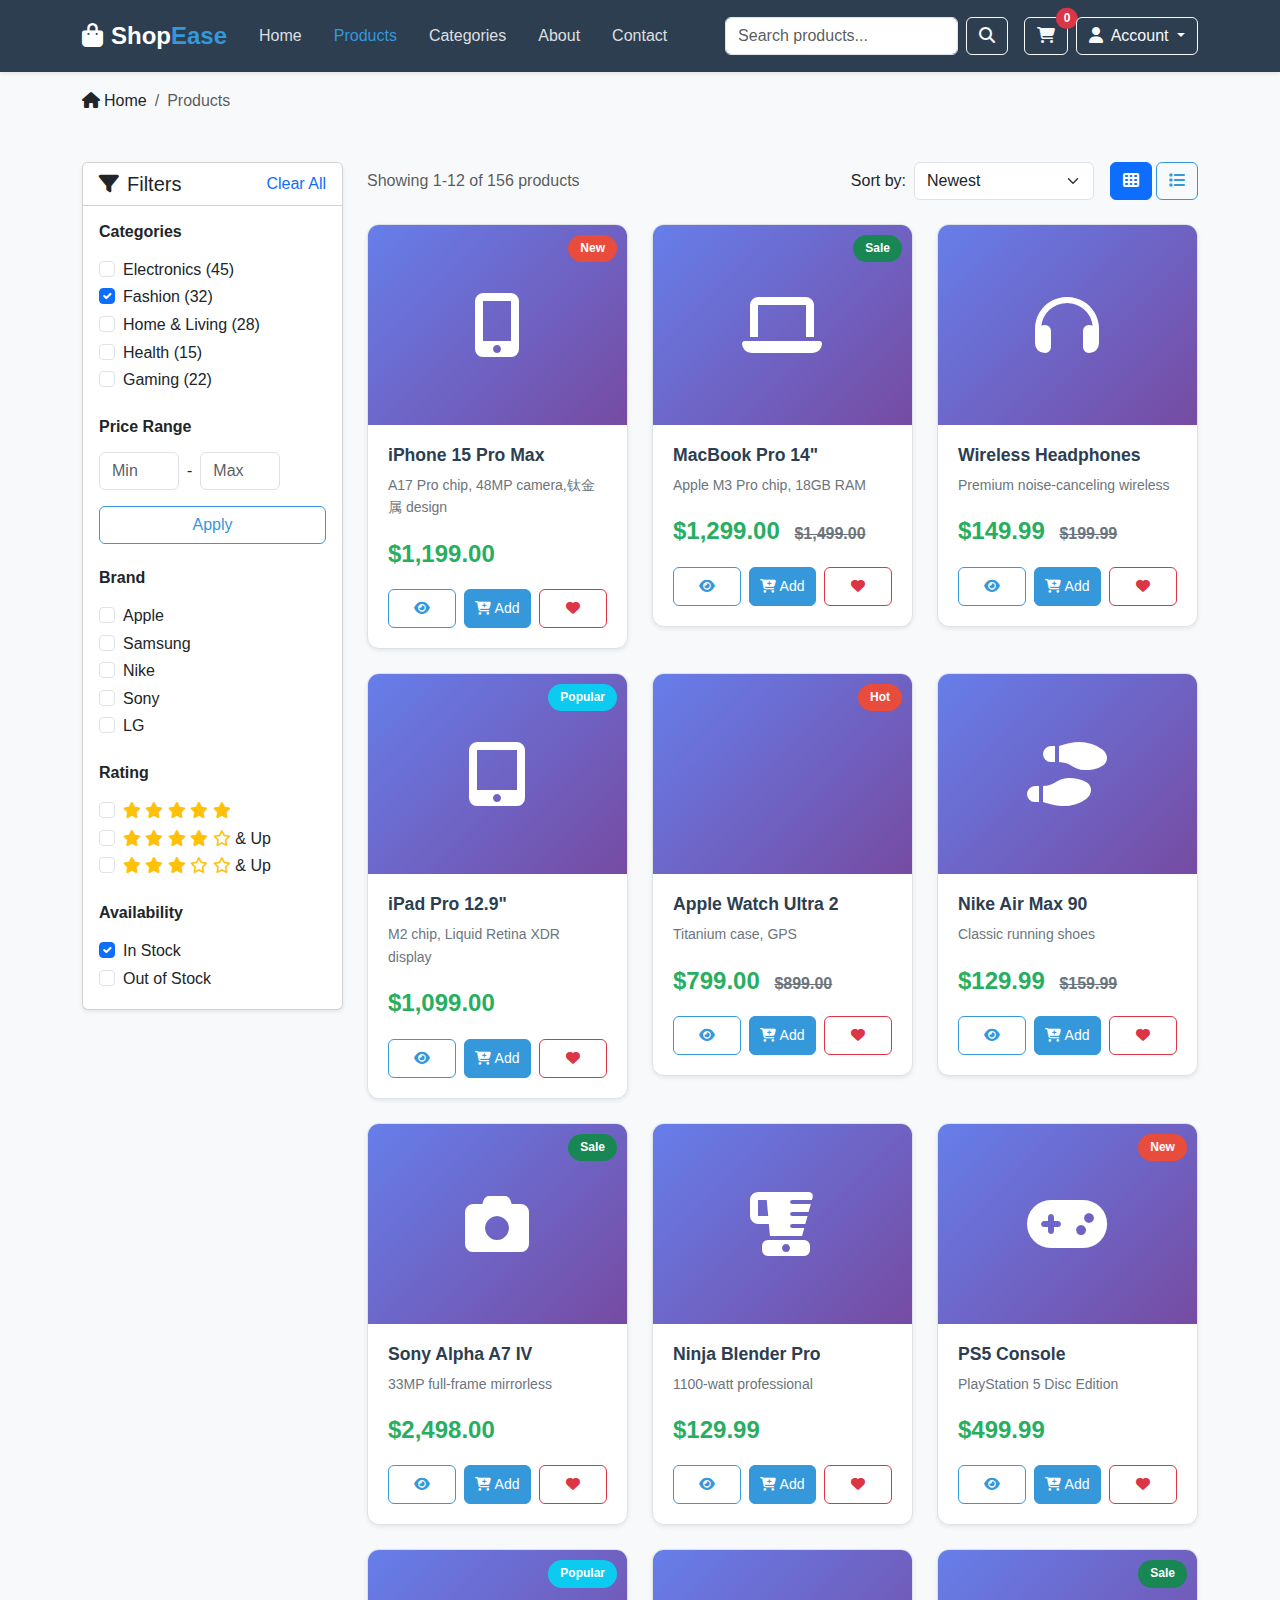
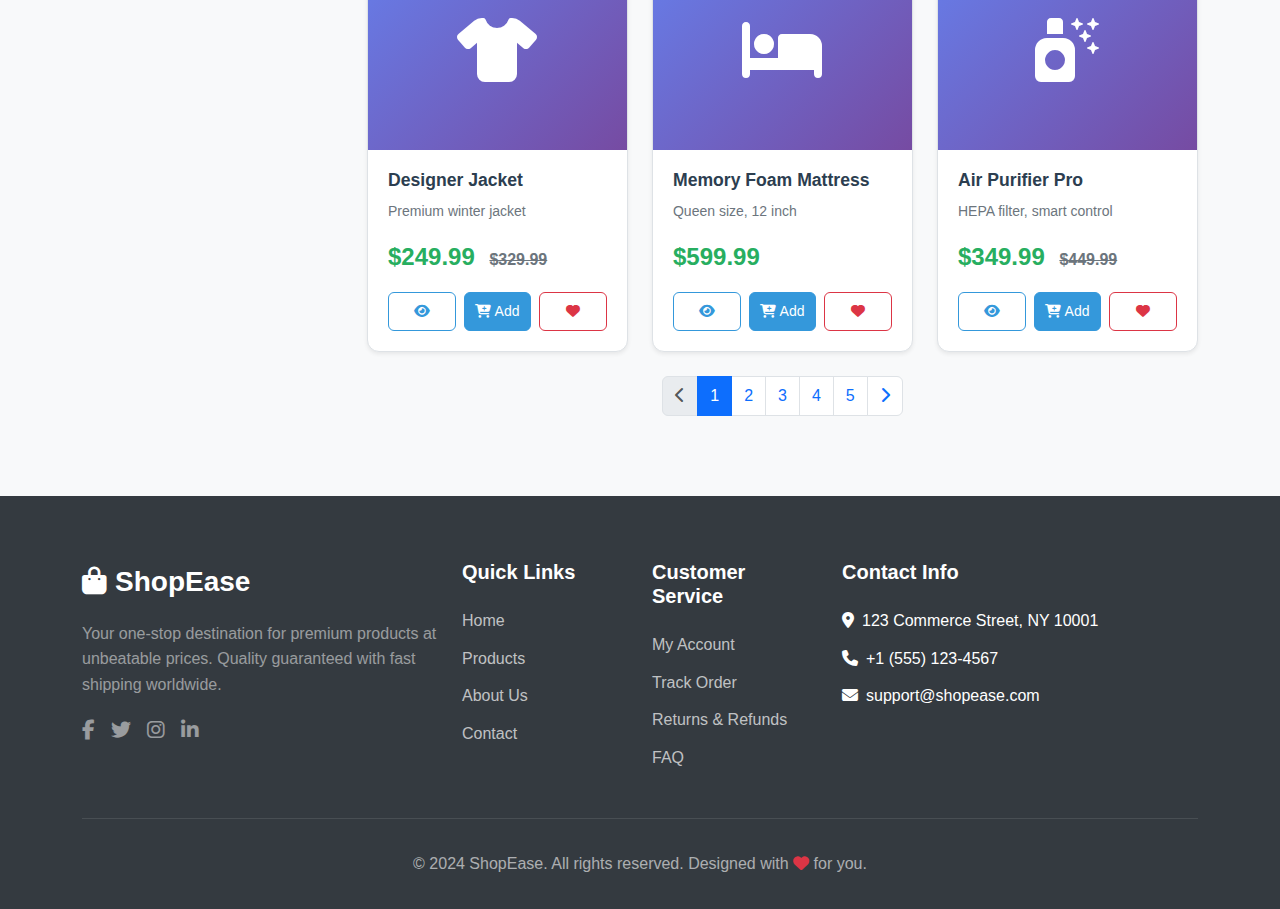
<file: products.html>
<!DOCTYPE html>
<html lang="en">
<head>
    <meta charset="UTF-8">
    <meta name="viewport" content="width=device-width, initial-scale=1.0">
    <title>Products - ShopEase</title>
    <!-- Bootstrap 5 CSS -->
    <link href="https://cdn.jsdelivr.net/npm/bootstrap@5.3.2/dist/css/bootstrap.min.css" rel="stylesheet">
    <!-- Font Awesome Icons -->
    <link href="https://cdnjs.cloudflare.com/ajax/libs/font-awesome/6.5.1/css/all.min.css" rel="stylesheet">
    <!-- Custom CSS -->
    <link rel="stylesheet" href="css/styles.css">
</head>
<body>
    <!-- Navigation -->
    <nav class="navbar navbar-expand-lg navbar-dark">
        <div class="container">
            <a class="navbar-brand" href="index.html">
                <i class="fas fa-shopping-bag me-2"></i>Shop<span>Ease</span>
            </a>
            <button class="navbar-toggler" type="button" data-bs-toggle="collapse" data-bs-target="#navbarNav">
                <span class="navbar-toggler-icon"></span>
            </button>
            <div class="collapse navbar-collapse" id="navbarNav">
                <ul class="navbar-nav me-auto">
                    <li class="nav-item">
                        <a class="nav-link" href="index.html">Home</a>
                    </li>
                    <li class="nav-item">
                        <a class="nav-link active" href="products.html">Products</a>
                    </li>
                    <li class="nav-item">
                        <a class="nav-link" href="#">Categories</a>
                    </li>
                    <li class="nav-item">
                        <a class="nav-link" href="#">About</a>
                    </li>
                    <li class="nav-item">
                        <a class="nav-link" href="#">Contact</a>
                    </li>
                </ul>
                <form class="d-flex me-3">
                    <input class="form-control me-2" type="search" placeholder="Search products..." aria-label="Search">
                    <button class="btn btn-outline-light" type="submit">
                        <i class="fas fa-search"></i>
                    </button>
                </form>
                <div class="d-flex align-items-center">
                    <a href="cart.html" class="btn btn-outline-light me-2 position-relative">
                        <i class="fas fa-shopping-cart"></i>
                        <span class="position-absolute top-0 start-100 translate-middle badge rounded-pill bg-danger">
                            3
                        </span>
                    </a>
                    <div class="dropdown">
                        <a class="btn btn-outline-light dropdown-toggle" href="#" role="button" data-bs-toggle="dropdown">
                            <i class="fas fa-user me-1"></i> Account
                        </a>
                        <ul class="dropdown-menu dropdown-menu-end">
                            <li><a class="dropdown-item" href="login.html"><i class="fas fa-sign-in-alt me-2"></i>Login</a></li>
                            <li><a class="dropdown-item" href="signup.html"><i class="fas fa-user-plus me-2"></i>Sign Up</a></li>
                            <li><hr class="dropdown-divider"></li>
                            <li><a class="dropdown-item" href="#"><i class="fas fa-user-circle me-2"></i>My Account</a></li>
                            <li><a class="dropdown-item" href="#"><i class="fas fa-heart me-2"></i>Wishlist</a></li>
                            <li><a class="dropdown-item" href="#"><i class="fas fa-box me-2"></i>Orders</a></li>
                        </ul>
                    </div>
                </div>
            </div>
        </div>
    </nav>

    <!-- Breadcrumb -->
    <section class="breadcrumb-section">
        <div class="container">
            <nav aria-label="breadcrumb">
                <ol class="breadcrumb">
                    <li class="breadcrumb-item"><a href="index.html"><i class="fas fa-home me-1"></i>Home</a></li>
                    <li class="breadcrumb-item active" aria-current="page">Products</li>
                </ol>
            </nav>
        </div>
    </section>

    <!-- Products Section -->
    <section class="container mb-30">
        <div class="row">
            <!-- Sidebar Filters -->
            <div class="col-lg-3 mb-4">
                <div class="card shadow-sm">
                    <div class="card-header bg-white d-flex justify-content-between align-items-center">
                        <h5 class="mb-0"><i class="fas fa-filter me-2"></i>Filters</h5>
                        <a href="#" class="text-primary">Clear All</a>
                    </div>
                    <div class="card-body">
                        <!-- Categories -->
                        <div class="mb-4">
                            <h6 class="fw-bold mb-3">Categories</h6>
                            <div class="form-check">
                                <input class="form-check-input" type="checkbox" id="cat1">
                                <label class="form-check-label" for="cat1">Electronics (45)</label>
                            </div>
                            <div class="form-check">
                                <input class="form-check-input" type="checkbox" id="cat2" checked>
                                <label class="form-check-label" for="cat2">Fashion (32)</label>
                            </div>
                            <div class="form-check">
                                <input class="form-check-input" type="checkbox" id="cat3">
                                <label class="form-check-label" for="cat3">Home & Living (28)</label>
                            </div>
                            <div class="form-check">
                                <input class="form-check-input" type="checkbox" id="cat4">
                                <label class="form-check-label" for="cat4">Health (15)</label>
                            </div>
                            <div class="form-check">
                                <input class="form-check-input" type="checkbox" id="cat5">
                                <label class="form-check-label" for="cat5">Gaming (22)</label>
                            </div>
                        </div>

                        <!-- Price Range -->
                        <div class="mb-4">
                            <h6 class="fw-bold mb-3">Price Range</h6>
                            <div class="d-flex align-items-center gap-2 mb-3">
                                <input type="number" class="form-control" placeholder="Min" style="width: 80px;">
                                <span>-</span>
                                <input type="number" class="form-control" placeholder="Max" style="width: 80px;">
                            </div>
                            <button class="btn btn-outline-primary w-100">Apply</button>
                        </div>

                        <!-- Brand -->
                        <div class="mb-4">
                            <h6 class="fw-bold mb-3">Brand</h6>
                            <div class="form-check">
                                <input class="form-check-input" type="checkbox" id="brand1">
                                <label class="form-check-label" for="brand1">Apple</label>
                            </div>
                            <div class="form-check">
                                <input class="form-check-input" type="checkbox" id="brand2">
                                <label class="form-check-label" for="brand2">Samsung</label>
                            </div>
                            <div class="form-check">
                                <input class="form-check-input" type="checkbox" id="brand3">
                                <label class="form-check-label" for="brand3">Nike</label>
                            </div>
                            <div class="form-check">
                                <input class="form-check-input" type="checkbox" id="brand4">
                                <label class="form-check-label" for="brand4">Sony</label>
                            </div>
                            <div class="form-check">
                                <input class="form-check-input" type="checkbox" id="brand5">
                                <label class="form-check-label" for="brand5">LG</label>
                            </div>
                        </div>

                        <!-- Rating -->
                        <div class="mb-4">
                            <h6 class="fw-bold mb-3">Rating</h6>
                            <div class="form-check">
                                <input class="form-check-input" type="checkbox" id="rating1">
                                <label class="form-check-label" for="rating1">
                                    <i class="fas fa-star text-warning"></i>
                                    <i class="fas fa-star text-warning"></i>
                                    <i class="fas fa-star text-warning"></i>
                                    <i class="fas fa-star text-warning"></i>
                                    <i class="fas fa-star text-warning"></i>
                                </label>
                            </div>
                            <div class="form-check">
                                <input class="form-check-input" type="checkbox" id="rating2">
                                <label class="form-check-label" for="rating2">
                                    <i class="fas fa-star text-warning"></i>
                                    <i class="fas fa-star text-warning"></i>
                                    <i class="fas fa-star text-warning"></i>
                                    <i class="fas fa-star text-warning"></i>
                                    <i class="far fa-star text-warning"></i>
                                    & Up
                                </label>
                            </div>
                            <div class="form-check">
                                <input class="form-check-input" type="checkbox" id="rating3">
                                <label class="form-check-label" for="rating3">
                                    <i class="fas fa-star text-warning"></i>
                                    <i class="fas fa-star text-warning"></i>
                                    <i class="fas fa-star text-warning"></i>
                                    <i class="far fa-star text-warning"></i>
                                    <i class="far fa-star text-warning"></i>
                                    & Up
                                </label>
                            </div>
                        </div>

                        <!-- Availability -->
                        <div>
                            <h6 class="fw-bold mb-3">Availability</h6>
                            <div class="form-check">
                                <input class="form-check-input" type="checkbox" id="avail1" checked>
                                <label class="form-check-label" for="avail1">In Stock</label>
                            </div>
                            <div class="form-check">
                                <input class="form-check-input" type="checkbox" id="avail2">
                                <label class="form-check-label" for="avail2">Out of Stock</label>
                            </div>
                        </div>
                    </div>
                </div>
            </div>

            <!-- Products Grid -->
            <div class="col-lg-9">
                <!-- Sorting and View Options -->
                <div class="d-flex justify-content-between align-items-center mb-4 flex-wrap gap-2">
                    <div>
                        <span class="text-muted">Showing 1-12 of 156 products</span>
                    </div>
                    <div class="d-flex align-items-center gap-3">
                        <div class="d-flex align-items-center">
                            <label class="me-2">Sort by:</label>
                            <select class="form-select" style="width: auto;">
                                <option selected>Newest</option>
                                <option value="1">Price: Low to High</option>
                                <option value="2">Price: High to Low</option>
                                <option value="3">Popularity</option>
                                <option value="4">Rating</option>
                            </select>
                        </div>
                        <div class="d-flex gap-1">
                            <button class="btn btn-outline-primary active"><i class="fas fa-th"></i></button>
                            <button class="btn btn-outline-primary"><i class="fas fa-list"></i></button>
                        </div>
                    </div>
                </div>

                <!-- Products Row 1 -->
                <div class="row g-4 mb-4">
                    <!-- Product 1 -->
                    <div class="col-6 col-md-4">
                        <div class="product-card">
                            <div class="product-image">
                                <i class="fas fa-mobile-alt"></i>
                                <span class="product-badge">New</span>
                            </div>
                            <div class="product-content">
                                <h5 class="product-title">iPhone 15 Pro Max</h5>
                                <p class="product-description">A17 Pro chip, 48MP camera,钛金属 design</p>
                                <div class="product-price">
                                    $1,199.00
                                </div>
                                <div class="product-actions">
                                    <a href="product-details.html" class="btn btn-outline-primary">
                                        <i class="fas fa-eye"></i>
                                    </a>
                                    <button class="btn btn-primary" onclick="addToCart('iPhone 15 Pro Max', 1199.00)">
                                        <i class="fas fa-cart-plus"></i> Add
                                    </button>
                                    <button class="btn btn-outline-danger">
                                        <i class="fas fa-heart"></i>
                                    </button>
                                </div>
                            </div>
                        </div>
                    </div>
                    <!-- Product 2 -->
                    <div class="col-6 col-md-4">
                        <div class="product-card">
                            <div class="product-image">
                                <i class="fas fa-laptop"></i>
                                <span class="product-badge bg-success">Sale</span>
                            </div>
                            <div class="product-content">
                                <h5 class="product-title">MacBook Pro 14"</h5>
                                <p class="product-description">Apple M3 Pro chip, 18GB RAM</p>
                                <div class="product-price">
                                    $1,299.00
                                    <span class="old-price">$1,499.00</span>
                                </div>
                                <div class="product-actions">
                                    <a href="product-details.html" class="btn btn-outline-primary">
                                        <i class="fas fa-eye"></i>
                                    </a>
                                    <button class="btn btn-primary" onclick="addToCart('MacBook Pro 14', 1299.00)">
                                        <i class="fas fa-cart-plus"></i> Add
                                    </button>
                                    <button class="btn btn-outline-danger">
                                        <i class="fas fa-heart"></i>
                                    </button>
                                </div>
                            </div>
                        </div>
                    </div>
                    <!-- Product 3 -->
                    <div class="col-6 col-md-4">
                        <div class="product-card">
                            <div class="product-image">
                                <i class="fas fa-headphones"></i>
                            </div>
                            <div class="product-content">
                                <h5 class="product-title">Wireless Headphones</h5>
                                <p class="product-description">Premium noise-canceling wireless</p>
                                <div class="product-price">
                                    $149.99
                                    <span class="old-price">$199.99</span>
                                </div>
                                <div class="product-actions">
                                    <a href="product-details.html" class="btn btn-outline-primary">
                                        <i class="fas fa-eye"></i>
                                    </a>
                                    <button class="btn btn-primary" onclick="addToCart('Wireless Headphones', 149.99)">
                                        <i class="fas fa-cart-plus"></i> Add
                                    </button>
                                    <button class="btn btn-outline-danger">
                                        <i class="fas fa-heart"></i>
                                    </button>
                                </div>
                            </div>
                        </div>
                    </div>
                </div>

                <!-- Products Row 2 -->
                <div class="row g-4 mb-4">
                    <!-- Product 4 -->
                    <div class="col-6 col-md-4">
                        <div class="product-card">
                            <div class="product-image">
                                <i class="fas fa-tablet-alt"></i>
                                <span class="product-badge bg-info">Popular</span>
                            </div>
                            <div class="product-content">
                                <h5 class="product-title">iPad Pro 12.9"</h5>
                                <p class="product-description">M2 chip, Liquid Retina XDR display</p>
                                <div class="product-price">
                                    $1,099.00
                                </div>
                                <div class="product-actions">
                                    <a href="product-details.html" class="btn btn-outline-primary">
                                        <i class="fas fa-eye"></i>
                                    </a>
                                    <button class="btn btn-primary" onclick="addToCart('iPad Pro 12.9', 1099.00)">
                                        <i class="fas fa-cart-plus"></i> Add
                                    </button>
                                    <button class="btn btn-outline-danger">
                                        <i class="fas fa-heart"></i>
                                    </button>
                                </div>
                            </div>
                        </div>
                    </div>
                    <!-- Product 5 -->
                    <div class="col-6 col-md-4">
                        <div class="product-card">
                            <div class="product-image">
                                <i class="fas fa-watch"></i>
                                <span class="product-badge">Hot</span>
                            </div>
                            <div class="product-content">
                                <h5 class="product-title">Apple Watch Ultra 2</h5>
                                <p class="product-description">Titanium case, GPS</p>
                                <div class="product-price">
                                    $799.00
                                    <span class="old-price">$899.00</span>
                                </div>
                                <div class="product-actions">
                                    <a href="product-details.html" class="btn btn-outline-primary">
                                        <i class="fas fa-eye"></i>
                                    </a>
                                    <button class="btn btn-primary" onclick="addToCart('Apple Watch Ultra 2', 799.00)">
                                        <i class="fas fa-cart-plus"></i> Add
                                    </button>
                                    <button class="btn btn-outline-danger">
                                        <i class="fas fa-heart"></i>
                                    </button>
                                </div>
                            </div>
                        </div>
                    </div>
                    <!-- Product 6 -->
                    <div class="col-6 col-md-4">
                        <div class="product-card">
                            <div class="product-image">
                                <i class="fas fa-shoe-prints"></i>
                            </div>
                            <div class="product-content">
                                <h5 class="product-title">Nike Air Max 90</h5>
                                <p class="product-description">Classic running shoes</p>
                                <div class="product-price">
                                    $129.99
                                    <span class="old-price">$159.99</span>
                                </div>
                                <div class="product-actions">
                                    <a href="product-details.html" class="btn btn-outline-primary">
                                        <i class="fas fa-eye"></i>
                                    </a>
                                    <button class="btn btn-primary" onclick="addToCart('Nike Air Max 90', 129.99)">
                                        <i class="fas fa-cart-plus"></i> Add
                                    </button>
                                    <button class="btn btn-outline-danger">
                                        <i class="fas fa-heart"></i>
                                    </button>
                                </div>
                            </div>
                        </div>
                    </div>
                </div>

                <!-- Products Row 3 -->
                <div class="row g-4 mb-4">
                    <!-- Product 7 -->
                    <div class="col-6 col-md-4">
                        <div class="product-card">
                            <div class="product-image">
                                <i class="fas fa-camera"></i>
                                <span class="product-badge bg-success">Sale</span>
                            </div>
                            <div class="product-content">
                                <h5 class="product-title">Sony Alpha A7 IV</h5>
                                <p class="product-description">33MP full-frame mirrorless</p>
                                <div class="product-price">
                                    $2,498.00
                                </div>
                                <div class="product-actions">
                                    <a href="product-details.html" class="btn btn-outline-primary">
                                        <i class="fas fa-eye"></i>
                                    </a>
                                    <button class="btn btn-primary" onclick="addToCart('Sony Alpha A7 IV', 2498.00)">
                                        <i class="fas fa-cart-plus"></i> Add
                                    </button>
                                    <button class="btn btn-outline-danger">
                                        <i class="fas fa-heart"></i>
                                    </button>
                                </div>
                            </div>
                        </div>
                    </div>
                    <!-- Product 8 -->
                    <div class="col-6 col-md-4">
                        <div class="product-card">
                            <div class="product-image">
                                <i class="fas fa-blender"></i>
                            </div>
                            <div class="product-content">
                                <h5 class="product-title">Ninja Blender Pro</h5>
                                <p class="product-description">1100-watt professional</p>
                                <div class="product-price">
                                    $129.99
                                </div>
                                <div class="product-actions">
                                    <a href="product-details.html" class="btn btn-outline-primary">
                                        <i class="fas fa-eye"></i>
                                    </a>
                                    <button class="btn btn-primary" onclick="addToCart('Ninja Blender Pro', 129.99)">
                                        <i class="fas fa-cart-plus"></i> Add
                                    </button>
                                    <button class="btn btn-outline-danger">
                                        <i class="fas fa-heart"></i>
                                    </button>
                                </div>
                            </div>
                        </div>
                    </div>
                    <!-- Product 9 -->
                    <div class="col-6 col-md-4">
                        <div class="product-card">
                            <div class="product-image">
                                <i class="fas fa-gamepad"></i>
                                <span class="product-badge">New</span>
                            </div>
                            <div class="product-content">
                                <h5 class="product-title">PS5 Console</h5>
                                <p class="product-description">PlayStation 5 Disc Edition</p>
                                <div class="product-price">
                                    $499.99
                                </div>
                                <div class="product-actions">
                                    <a href="product-details.html" class="btn btn-outline-primary">
                                        <i class="fas fa-eye"></i>
                                    </a>
                                    <button class="btn btn-primary" onclick="addToCart('PS5 Console', 499.99)">
                                        <i class="fas fa-cart-plus"></i> Add
                                    </button>
                                    <button class="btn btn-outline-danger">
                                        <i class="fas fa-heart"></i>
                                    </button>
                                </div>
                            </div>
                        </div>
                    </div>
                </div>

                <!-- Products Row 4 -->
                <div class="row g-4 mb-4">
                    <!-- Product 10 -->
                    <div class="col-6 col-md-4">
                        <div class="product-card">
                            <div class="product-image">
                                <i class="fas fa-tshirt"></i>
                                <span class="product-badge bg-info">Popular</span>
                            </div>
                            <div class="product-content">
                                <h5 class="product-title">Designer Jacket</h5>
                                <p class="product-description">Premium winter jacket</p>
                                <div class="product-price">
                                    $249.99
                                    <span class="old-price">$329.99</span>
                                </div>
                                <div class="product-actions">
                                    <a href="product-details.html" class="btn btn-outline-primary">
                                        <i class="fas fa-eye"></i>
                                    </a>
                                    <button class="btn btn-primary" onclick="addToCart('Designer Jacket', 249.99)">
                                        <i class="fas fa-cart-plus"></i> Add
                                    </button>
                                    <button class="btn btn-outline-danger">
                                        <i class="fas fa-heart"></i>
                                    </button>
                                </div>
                            </div>
                        </div>
                    </div>
                    <!-- Product 11 -->
                    <div class="col-6 col-md-4">
                        <div class="product-card">
                            <div class="product-image">
                                <i class="fas fa-bed"></i>
                            </div>
                            <div class="product-content">
                                <h5 class="product-title">Memory Foam Mattress</h5>
                                <p class="product-description">Queen size, 12 inch</p>
                                <div class="product-price">
                                    $599.99
                                </div>
                                <div class="product-actions">
                                    <a href="product-details.html" class="btn btn-outline-primary">
                                        <i class="fas fa-eye"></i>
                                    </a>
                                    <button class="btn btn-primary" onclick="addToCart('Memory Foam Mattress', 599.99)">
                                        <i class="fas fa-cart-plus"></i> Add
                                    </button>
                                    <button class="btn btn-outline-danger">
                                        <i class="fas fa-heart"></i>
                                    </button>
                                </div>
                            </div>
                        </div>
                    </div>
                    <!-- Product 12 -->
                    <div class="col-6 col-md-4">
                        <div class="product-card">
                            <div class="product-image">
                                <i class="fas fa-air-freshener"></i>
                                <span class="product-badge bg-success">Sale</span>
                            </div>
                            <div class="product-content">
                                <h5 class="product-title">Air Purifier Pro</h5>
                                <p class="product-description">HEPA filter, smart control</p>
                                <div class="product-price">
                                    $349.99
                                    <span class="old-price">$449.99</span>
                                </div>
                                <div class="product-actions">
                                    <a href="product-details.html" class="btn btn-outline-primary">
                                        <i class="fas fa-eye"></i>
                                    </a>
                                    <button class="btn btn-primary" onclick="addToCart('Air Purifier Pro', 349.99)">
                                        <i class="fas fa-cart-plus"></i> Add
                                    </button>
                                    <button class="btn btn-outline-danger">
                                        <i class="fas fa-heart"></i>
                                    </button>
                                </div>
                            </div>
                        </div>
                    </div>
                </div>

                <!-- Pagination -->
                <nav aria-label="Page navigation">
                    <ul class="pagination justify-content-center">
                        <li class="page-item disabled">
                            <a class="page-link" href="#" tabindex="-1" aria-disabled="true">
                                <i class="fas fa-chevron-left"></i>
                            </a>
                        </li>
                        <li class="page-item active"><a class="page-link" href="#">1</a></li>
                        <li class="page-item"><a class="page-link" href="#">2</a></li>
                        <li class="page-item"><a class="page-link" href="#">3</a></li>
                        <li class="page-item"><a class="page-link" href="#">4</a></li>
                        <li class="page-item"><a class="page-link" href="#">5</a></li>
                        <li class="page-item">
                            <a class="page-link" href="#">
                                <i class="fas fa-chevron-right"></i>
                            </a>
                        </li>
                    </ul>
                </nav>
            </div>
        </div>
    </section>

    <!-- Footer -->
    <footer class="footer">
        <div class="container">
            <div class="row g-4">
                <div class="col-lg-4">
                    <div class="logo mb-3">
                        <a href="index.html" class="text-white" style="font-size: 1.75rem; font-weight: 700;">
                            <i class="fas fa-shopping-bag me-2"></i>Shop<span>Ease</span>
                        </a>
                    </div>
                    <p class="text-white-50 mb-3">
                        Your one-stop destination for premium products at unbeatable prices. Quality guaranteed with fast shipping worldwide.
                    </p>
                    <div class="d-flex gap-3">
                        <a href="#" class="text-white-50 fs-5"><i class="fab fa-facebook-f"></i></a>
                        <a href="#" class="text-white-50 fs-5"><i class="fab fa-twitter"></i></a>
                        <a href="#" class="text-white-50 fs-5"><i class="fab fa-instagram"></i></a>
                        <a href="#" class="text-white-50 fs-5"><i class="fab fa-linkedin-in"></i></a>
                    </div>
                </div>
                <div class="col-lg-2 col-md-4">
                    <h5>Quick Links</h5>
                    <ul class="footer-links">
                        <li><a href="index.html">Home</a></li>
                        <li><a href="products.html">Products</a></li>
                        <li><a href="#">About Us</a></li>
                        <li><a href="#">Contact</a></li>
                    </ul>
                </div>
                <div class="col-lg-2 col-md-4">
                    <h5>Customer Service</h5>
                    <ul class="footer-links">
                        <li><a href="#">My Account</a></li>
                        <li><a href="#">Track Order</a></li>
                        <li><a href="#">Returns & Refunds</a></li>
                        <li><a href="#">FAQ</a></li>
                    </ul>
                </div>
                <div class="col-lg-4 col-md-4">
                    <h5>Contact Info</h5>
                    <ul class="footer-links">
                        <li><i class="fas fa-map-marker-alt me-2"></i>123 Commerce Street, NY 10001</li>
                        <li><i class="fas fa-phone me-2"></i>+1 (555) 123-4567</li>
                        <li><i class="fas fa-envelope me-2"></i>support@shopease.com</li>
                    </ul>
                </div>
            </div>
            <div class="footer-bottom">
                <p class="mb-0">&copy; 2024 ShopEase. All rights reserved. Designed with <i class="fas fa-heart text-danger"></i> for you.</p>
            </div>
        </div>
    </footer>

    <!-- Bootstrap JS -->
    <script src="https://cdn.jsdelivr.net/npm/bootstrap@5.3.2/dist/js/bootstrap.bundle.min.js"></script>
    <!-- Custom JS -->
    <script src="js/scripts.js"></script>
</body>
</html>
</file>
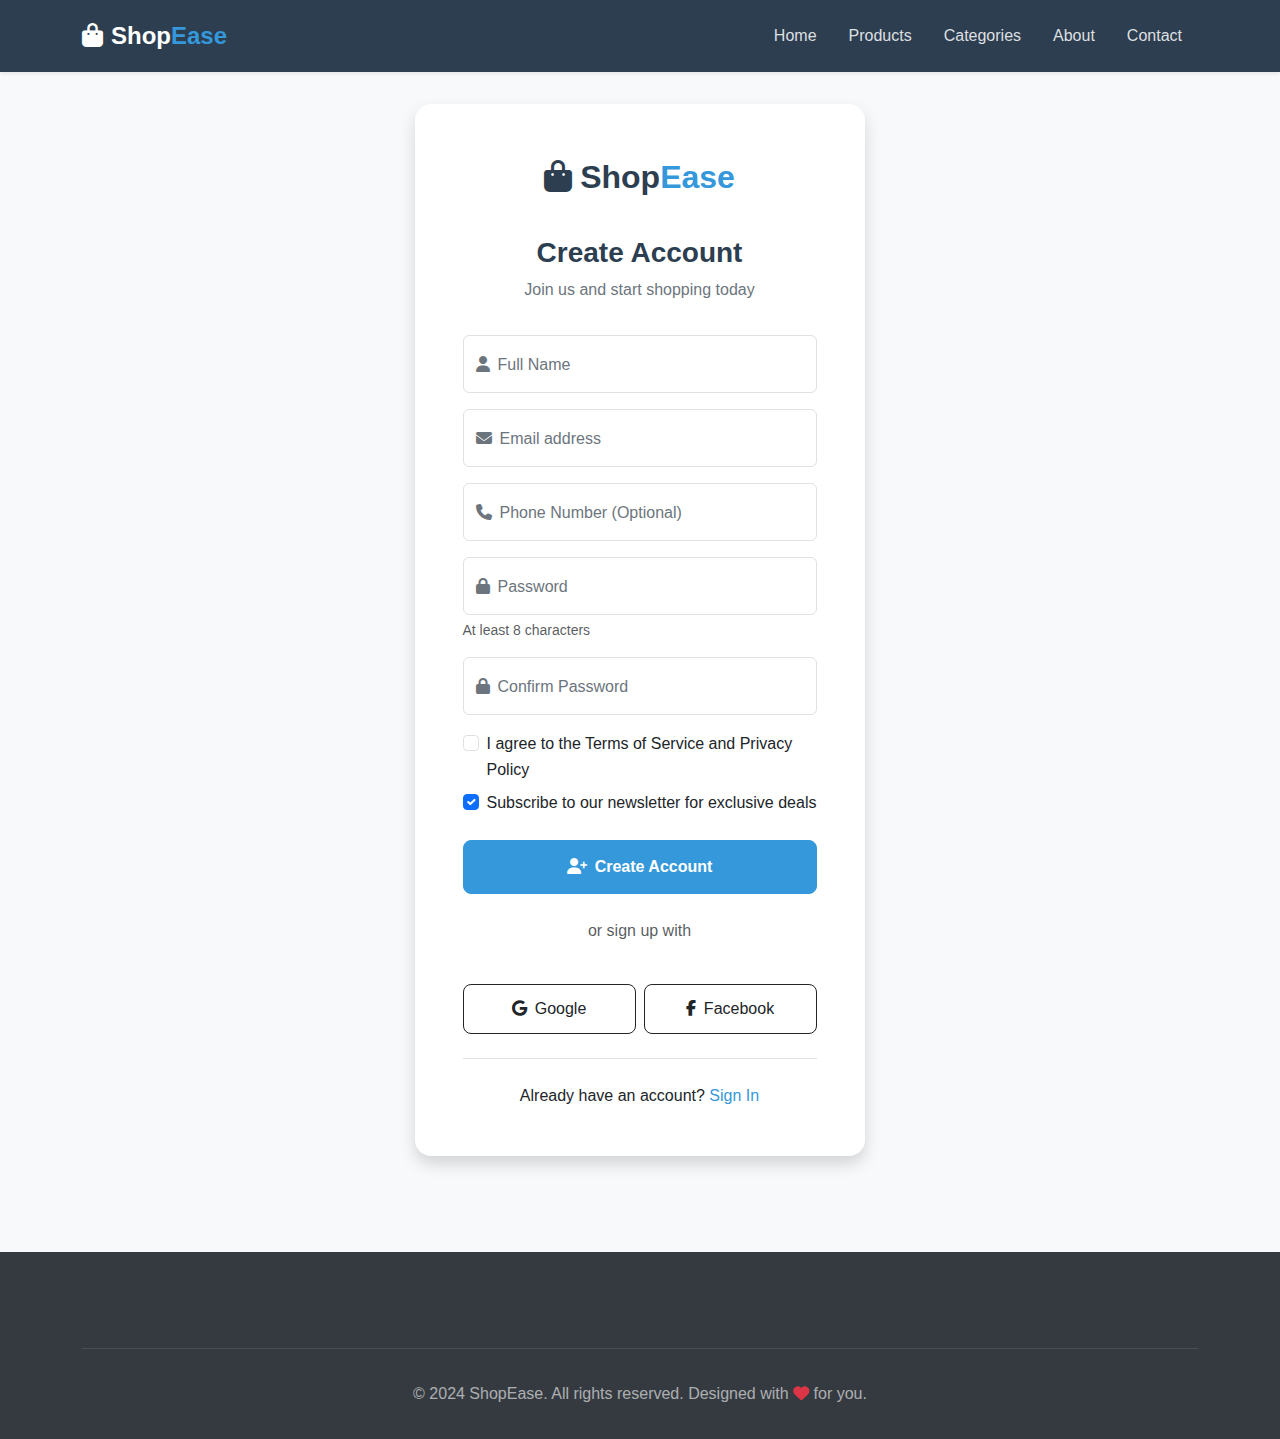
<file: signup.html>
<!DOCTYPE html>
<html lang="en">
<head>
    <meta charset="UTF-8">
    <meta name="viewport" content="width=device-width, initial-scale=1.0">
    <title>Sign Up - ShopEase</title>
    <!-- Bootstrap 5 CSS -->
    <link href="https://cdn.jsdelivr.net/npm/bootstrap@5.3.2/dist/css/bootstrap.min.css" rel="stylesheet">
    <!-- Font Awesome Icons -->
    <link href="https://cdnjs.cloudflare.com/ajax/libs/font-awesome/6.5.1/css/all.min.css" rel="stylesheet">
    <!-- Custom CSS -->
    <link rel="stylesheet" href="css/styles.css">
</head>
<body>
    <!-- Navigation -->
    <nav class="navbar navbar-expand-lg navbar-dark">
        <div class="container">
            <a class="navbar-brand" href="index.html">
                <i class="fas fa-shopping-bag me-2"></i>Shop<span>Ease</span>
            </a>
            <button class="navbar-toggler" type="button" data-bs-toggle="collapse" data-bs-target="#navbarNav">
                <span class="navbar-toggler-icon"></span>
            </button>
            <div class="collapse navbar-collapse" id="navbarNav">
                <ul class="navbar-nav ms-auto">
                    <li class="nav-item">
                        <a class="nav-link" href="index.html">Home</a>
                    </li>
                    <li class="nav-item">
                        <a class="nav-link" href="products.html">Products</a>
                    </li>
                    <li class="nav-item">
                        <a class="nav-link" href="#">Categories</a>
                    </li>
                    <li class="nav-item">
                        <a class="nav-link" href="#">About</a>
                    </li>
                    <li class="nav-item">
                        <a class="nav-link" href="#">Contact</a>
                    </li>
                </ul>
            </div>
        </div>
    </nav>

    <!-- Signup Section -->
    <section class="auth-container">
        <div class="container">
            <div class="row justify-content-center">
                <div class="col-md-6 col-lg-5">
                    <div class="auth-card">
                        <div class="logo">
                            <a href="index.html" class="text-decoration-none">
                                <i class="fas fa-shopping-bag me-2"></i>Shop<span>Ease</span>
                            </a>
                        </div>
                        
                        <h3>Create Account</h3>
                        <p class="subtitle">Join us and start shopping today</p>
                        
                        <form id="signupForm">
                            <div class="form-floating mb-3">
                                <input type="text" class="form-control" id="fullname" placeholder="Full Name" required>
                                <label for="fullname"><i class="fas fa-user me-2"></i>Full Name</label>
                            </div>
                            
                            <div class="form-floating mb-3">
                                <input type="email" class="form-control" id="email" placeholder="Email address" required>
                                <label for="email"><i class="fas fa-envelope me-2"></i>Email address</label>
                            </div>
                            
                            <div class="form-floating mb-3">
                                <input type="tel" class="form-control" id="phone" placeholder="Phone Number">
                                <label for="phone"><i class="fas fa-phone me-2"></i>Phone Number (Optional)</label>
                            </div>
                            
                            <div class="form-floating mb-3">
                                <input type="password" class="form-control" id="password" placeholder="Password" required minlength="8">
                                <label for="password"><i class="fas fa-lock me-2"></i>Password</label>
                                <div class="form-text">At least 8 characters</div>
                            </div>
                            
                            <div class="form-floating mb-3">
                                <input type="password" class="form-control" id="confirmPassword" placeholder="Confirm Password" required>
                                <label for="confirmPassword"><i class="fas fa-lock me-2"></i>Confirm Password</label>
                            </div>
                            
                            <div class="mb-4">
                                <div class="form-check">
                                    <input class="form-check-input" type="checkbox" id="terms" required>
                                    <label class="form-check-label" for="terms">
                                        I agree to the <a href="#">Terms of Service</a> and <a href="#">Privacy Policy</a>
                                    </label>
                                </div>
                                <div class="form-check mt-2">
                                    <input class="form-check-input" type="checkbox" id="newsletter" checked>
                                    <label class="form-check-label" for="newsletter">
                                        Subscribe to our newsletter for exclusive deals
                                    </label>
                                </div>
                            </div>
                            
                            <button type="submit" class="btn btn-primary w-100 auth-btn">
                                <i class="fas fa-user-plus me-2"></i>Create Account
                            </button>
                        </form>
                        
                        <div class="social-login">
                            <p class="text-center text-muted mb-3"><span>or sign up with</span></p>
                            <div class="row g-2">
                                <div class="col-6">
                                    <button class="btn btn-outline-dark w-100 social-login">
                                        <i class="fab fa-google me-2"></i>Google
                                    </button>
                                </div>
                                <div class="col-6">
                                    <button class="btn btn-outline-dark w-100 social-login">
                                        <i class="fab fa-facebook-f me-2"></i>Facebook
                                    </button>
                                </div>
                            </div>
                        </div>
                        
                        <div class="auth-links">
                            <p class="mb-0">Already have an account? <a href="login.html">Sign In</a></p>
                        </div>
                    </div>
                </div>
            </div>
        </div>
    </section>

    <!-- Footer -->
    <footer class="footer">
        <div class="container">
            <div class="footer-bottom">
                <p class="mb-0">&copy; 2024 ShopEase. All rights reserved. Designed with <i class="fas fa-heart text-danger"></i> for you.</p>
            </div>
        </div>
    </footer>

    <!-- Bootstrap JS -->
    <script src="https://cdn.jsdelivr.net/npm/bootstrap@5.3.2/dist/js/bootstrap.bundle.min.js"></script>
    <!-- Custom JS -->
    <script src="js/scripts.js"></script>
    
    <script>
        // Signup form handler
        document.getElementById('signupForm').addEventListener('submit', function(e) {
            e.preventDefault();
            
            const password = document.getElementById('password').value;
            const confirmPassword = document.getElementById('confirmPassword').value;
            
            // Check if passwords match
            if (password !== confirmPassword) {
                showToast('Passwords do not match!', 'error');
                return;
            }
            
            // Check password length
            if (password.length < 8) {
                showToast('Password must be at least 8 characters!', 'error');
                return;
            }
            
            // Simulate signup success
            showToast('Account created successfully! Redirecting...', 'success');
            
            setTimeout(() => {
                window.location.href = 'index.html';
            }, 1500);
        });
        
        // Confirm password validation
        document.getElementById('confirmPassword').addEventListener('input', function() {
            const password = document.getElementById('password').value;
            const confirmPassword = this.value;
            
            if (password !== confirmPassword) {
                this.classList.add('is-invalid');
            } else {
                this.classList.remove('is-invalid');
            }
        });
    </script>
</body>
</html>
</file>
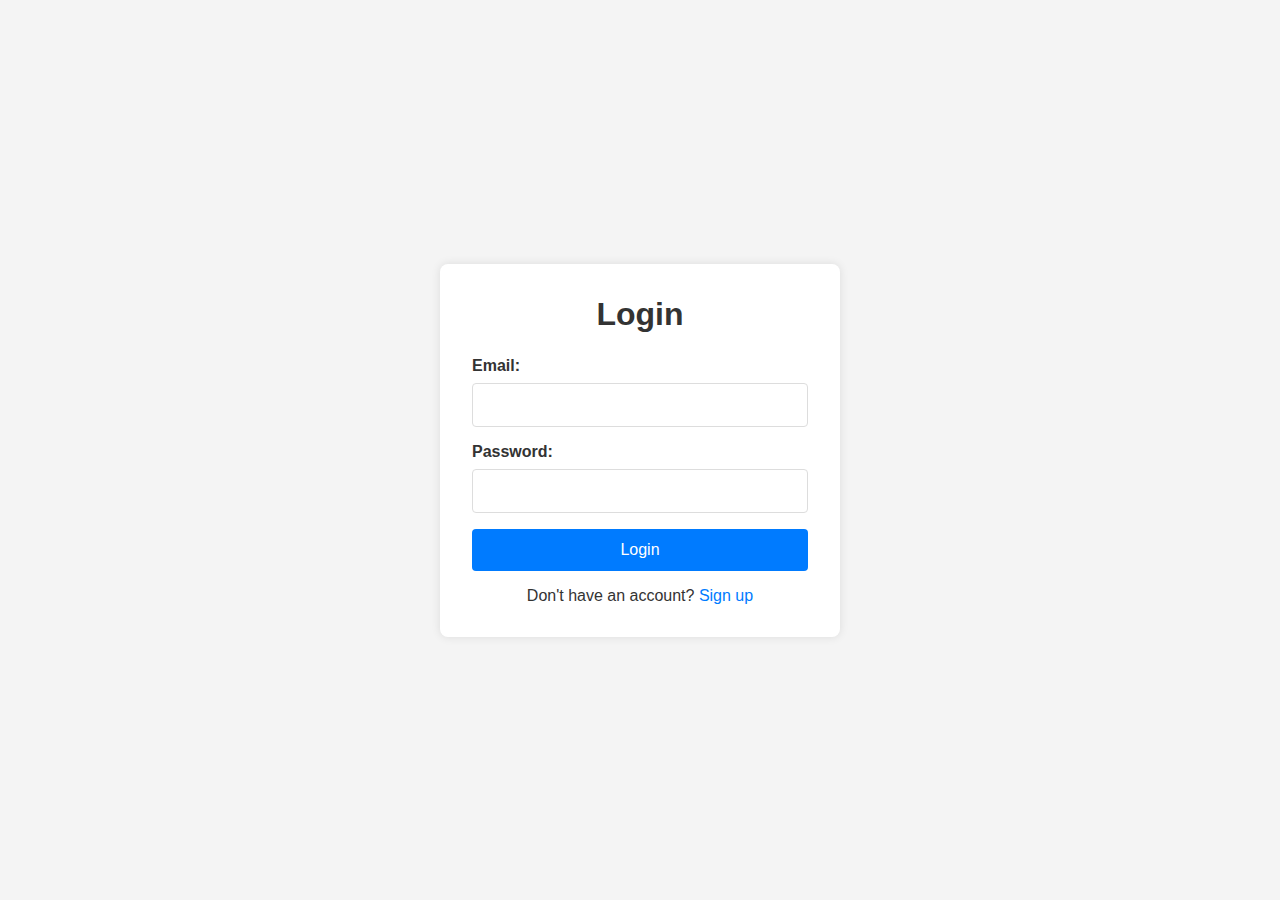
<file: Mini Login Signup Project/login.html>
<!DOCTYPE html>
<html lang="en">
<head>
    <meta charset="UTF-8">
    <meta name="viewport" content="width=device-width, initial-scale=1.0">
    <title>Login</title>
    <link rel="stylesheet" href="css/styles.css">
</head>
<body>
    <div class="container">
        <h1>Login</h1>
        <form action="#" method="post">
            <div class="form-group">
                <label for="email">Email:</label>
                <input type="email" id="email" name="email" required>
            </div>
            <div class="form-group">
                <label for="password">Password:</label>
                <input type="password" id="password" name="password" required>
            </div>
            <button type="submit">Login</button>
        </form>
        <p>Don't have an account? <a href="signup.html">Sign up</a></p>
    </div>
</body>
</html>
</file>
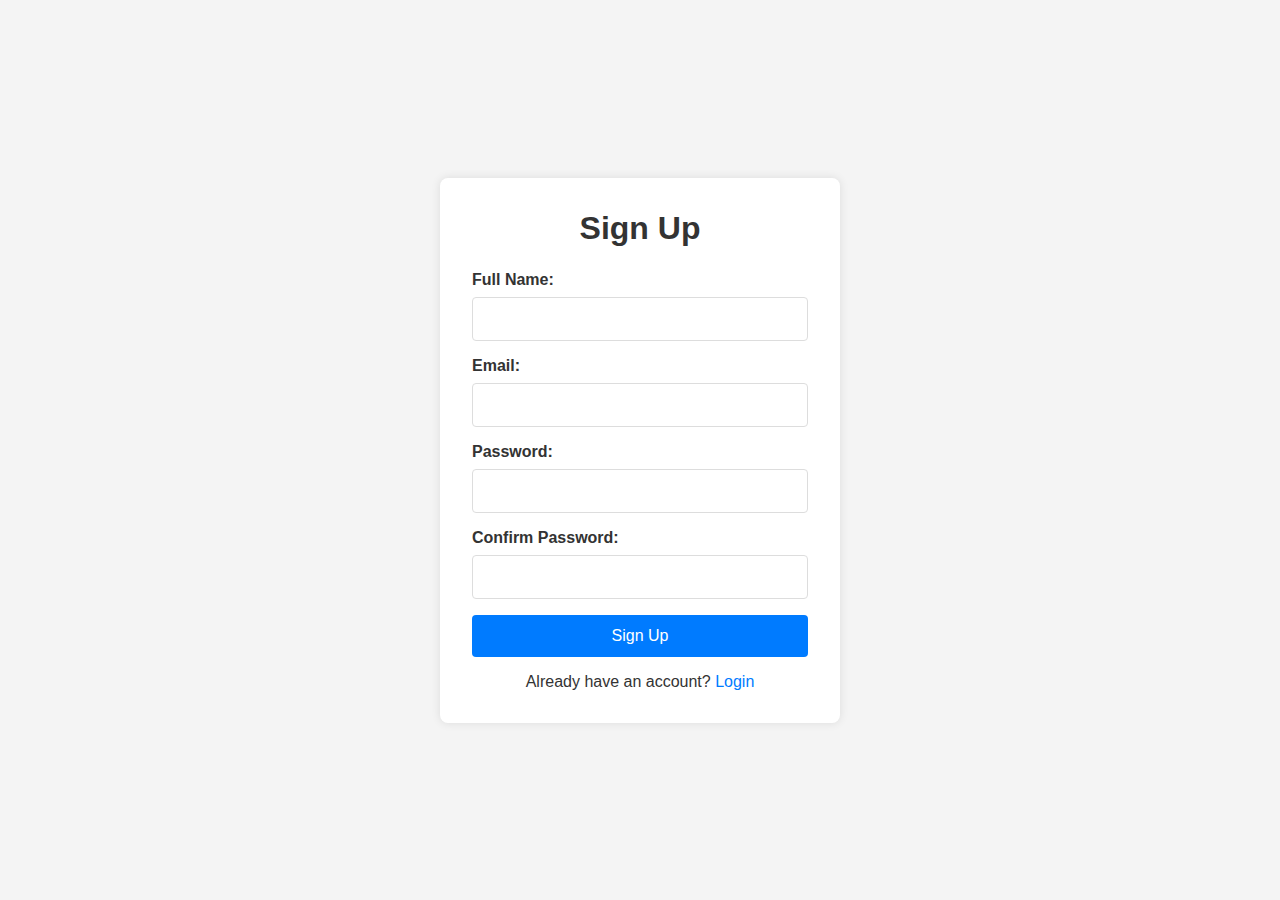
<file: Mini Login Signup Project/signup.html>
<!DOCTYPE html>
<html lang="en">
<head>
    <meta charset="UTF-8">
    <meta name="viewport" content="width=device-width, initial-scale=1.0">
    <title>Sign Up</title>
    <link rel="stylesheet" href="css/styles.css">
</head>
<body>
    <div class="container">
        <h1>Sign Up</h1>
        <form action="#" method="post">
            <div class="form-group">
                <label for="name">Full Name:</label>
                <input type="text" id="name" name="name" required>
            </div>
            <div class="form-group">
                <label for="email">Email:</label>
                <input type="email" id="email" name="email" required>
            </div>
            <div class="form-group">
                <label for="password">Password:</label>
                <input type="password" id="password" name="password" required>
            </div>
            <div class="form-group">
                <label for="confirm-password">Confirm Password:</label>
                <input type="password" id="confirm-password" name="confirm-password" required>
            </div>
            <button type="submit">Sign Up</button>
        </form>
        <p>Already have an account? <a href="login.html">Login</a></p>
    </div>
</body>
</html>
</file>
<file: Mini Login Signup Project/css/styles.css>
* {
    margin: 0;
    padding: 0;
    box-sizing: border-box;
}

body {
    font-family: Arial, sans-serif;
    background-color: #f4f4f4;
    display: flex;
    justify-content: center;
    align-items: center;
    height: 100vh;
    color: #333;
}

.container {
    background-color: #fff;
    padding: 2rem;
    border-radius: 8px;
    box-shadow: 0 0 10px rgba(0, 0, 0, 0.1);
    width: 100%;
    max-width: 400px;
}

h1 {
    text-align: center;
    margin-bottom: 1.5rem;
    color: #333;
}

.form-group {
    margin-bottom: 1rem;
}

label {
    display: block;
    margin-bottom: 0.5rem;
    font-weight: bold;
}

input[type="text"],
input[type="email"],
input[type="password"] {
    width: 100%;
    padding: 0.75rem;
    border: 1px solid #ddd;
    border-radius: 4px;
    font-size: 1rem;
}

button {
    width: 100%;
    padding: 0.75rem;
    background-color: #007bff;
    color: #fff;
    border: none;
    border-radius: 4px;
    font-size: 1rem;
    cursor: pointer;
    transition: background-color 0.3s;
}

button:hover {
    background-color: #0056b3;
}

p {
    text-align: center;
    margin-top: 1rem;
}

a {
    color: #007bff;
    text-decoration: none;
}

a:hover {
    text-decoration: underline;
}

@media (max-width: 480px) {
    .container {
        padding: 1rem;
        margin: 1rem;
    }

    h1 {
        font-size: 1.5rem;
    }

    input[type="text"],
    input[type="email"],
    input[type="password"],
    button {
        font-size: 0.9rem;
    }
}
</file>
<file: css/styles.css>
/* ===================================
   E-Commerce Website Styles
   Using Bootstrap 5 and Custom CSS
   =================================== */

/* Base Styles */
:root {
    --primary-color: #2c3e50;
    --secondary-color: #3498db;
    --accent-color: #e74c3c;
    --success-color: #27ae60;
    --warning-color: #f39c12;
    --light-bg: #f8f9fa;
    --dark-bg: #343a40;
    --border-color: #dee2e6;
    --text-primary: #212529;
    --text-secondary: #6c757d;
    --shadow-sm: 0 .125rem .25rem rgba(0,0,0,.075);
    --shadow-md: 0 .5rem 1rem rgba(0,0,0,.15);
    --shadow-lg: 0 1rem 3rem rgba(0,0,0,.175);
    --transition: all 0.3s ease;
}

/* Reset and Base */
* {
    margin: 0;
    padding: 0;
    box-sizing: border-box;
}

body {
    font-family: 'Segoe UI', Tahoma, Geneva, Verdana, sans-serif;
    background-color: var(--light-bg);
    color: var(--text-primary);
    line-height: 1.6;
}

a {
    text-decoration: none;
    color: inherit;
    transition: var(--transition);
}

a:hover {
    color: var(--secondary-color);
}

/* Navbar Styles */
.navbar {
    background: var(--primary-color) !important;
    box-shadow: var(--shadow-sm);
    padding: 0.75rem 0;
}

.navbar-brand {
    font-weight: 700;
    font-size: 1.5rem;
    color: #fff !important;
}

.navbar-brand span {
    color: var(--secondary-color);
}

.nav-link {
    color: rgba(255,255,255,0.85) !important;
    font-weight: 500;
    padding: 0.5rem 1rem !important;
    border-radius: 4px;
    transition: var(--transition);
}

.nav-link:hover {
    color: #fff !important;
    background: rgba(255,255,255,0.1);
}

.nav-link.active {
    color: var(--secondary-color) !important;
}

.navbar-toggler {
    border: none;
    padding: 0.25rem 0.5rem;
}

.navbar-toggler-icon {
    background-image: url("data:image/svg+xml,%3csvg xmlns='http://www.w3.org/2000/svg' viewBox='0 0 30 30'%3e%3cpath stroke='rgba%28255, 255, 255, 0.75%29' stroke-linecap='round' stroke-miterlimit='10' stroke-width='2' d='M4 7h22M4 15h22M4 23h22'/%3e%3c/svg%3e");
}

/* Hero Section */
.hero-section {
    background: linear-gradient(135deg, var(--primary-color) 0%, var(--secondary-color) 100%);
    color: #fff;
    padding: 5rem 0;
    margin-bottom: 3rem;
}

.hero-content h1 {
    font-size: 3rem;
    font-weight: 700;
    margin-bottom: 1rem;
    animation: fadeInUp 0.6s ease;
}

.hero-content p {
    font-size: 1.25rem;
    margin-bottom: 2rem;
    opacity: 0.9;
    animation: fadeInUp 0.6s ease 0.2s backwards;
}

.hero-btn {
    padding: 0.875rem 2rem;
    font-size: 1.1rem;
    font-weight: 600;
    border-radius: 50px;
    animation: fadeInUp 0.6s ease 0.4s backwards;
}

@keyframes fadeInUp {
    from {
        opacity: 0;
        transform: translateY(30px);
    }
    to {
        opacity: 1;
        transform: translateY(0);
    }
}

/* Section Titles */
.section-title {
    font-size: 2rem;
    font-weight: 700;
    color: var(--primary-color);
    margin-bottom: 0.5rem;
}

.section-subtitle {
    color: var(--text-secondary);
    margin-bottom: 2rem;
}

/* Category Cards */
.category-card {
    background: #fff;
    border-radius: 12px;
    padding: 2rem;
    text-align: center;
    box-shadow: var(--shadow-sm);
    transition: var(--transition);
    cursor: pointer;
    border: 2px solid transparent;
}

.category-card:hover {
    transform: translateY(-5px);
    box-shadow: var(--shadow-md);
    border-color: var(--secondary-color);
}

.category-icon {
    font-size: 3rem;
    margin-bottom: 1rem;
    color: var(--secondary-color);
}

.category-card h5 {
    font-weight: 600;
    color: var(--primary-color);
}

/* Product Cards */
.product-card {
    background: #fff;
    border-radius: 12px;
    overflow: hidden;
    box-shadow: var(--shadow-sm);
    transition: var(--transition);
    border: 1px solid var(--border-color);
}

.product-card:hover {
    transform: translateY(-8px);
    box-shadow: var(--shadow-lg);
}

.product-image {
    height: 200px;
    background: linear-gradient(135deg, #667eea 0%, #764ba2 100%);
    display: flex;
    align-items: center;
    justify-content: center;
    color: #fff;
    font-size: 4rem;
    position: relative;
    overflow: hidden;
}

.product-image::before {
    content: '';
    position: absolute;
    top: 0;
    left: -100%;
    width: 100%;
    height: 100%;
    background: linear-gradient(90deg, transparent, rgba(255,255,255,0.2), transparent);
    transition: var(--transition);
}

.product-card:hover .product-image::before {
    left: 100%;
}

.product-badge {
    position: absolute;
    top: 10px;
    right: 10px;
    background: var(--accent-color);
    color: #fff;
    padding: 0.25rem 0.75rem;
    border-radius: 20px;
    font-size: 0.75rem;
    font-weight: 600;
}

.product-content {
    padding: 1.25rem;
}

.product-title {
    font-size: 1.1rem;
    font-weight: 600;
    color: var(--primary-color);
    margin-bottom: 0.5rem;
}

.product-description {
    color: var(--text-secondary);
    font-size: 0.875rem;
    margin-bottom: 1rem;
}

.product-price {
    font-size: 1.5rem;
    font-weight: 700;
    color: var(--success-color);
    margin-bottom: 1rem;
}

.product-price .old-price {
    font-size: 1rem;
    color: var(--text-secondary);
    text-decoration: line-through;
    margin-left: 0.5rem;
}

.product-actions {
    display: flex;
    gap: 0.5rem;
}

.product-actions .btn {
    flex: 1;
    padding: 0.5rem;
    font-size: 0.875rem;
}

/* Features Section */
.features-section {
    background: #fff;
    padding: 4rem 0;
    margin: 3rem 0;
}

.feature-box {
    text-align: center;
    padding: 2rem;
}

.feature-icon {
    font-size: 3rem;
    color: var(--secondary-color);
    margin-bottom: 1rem;
}

.feature-box h5 {
    font-weight: 600;
    color: var(--primary-color);
    margin-bottom: 0.5rem;
}

.feature-box p {
    color: var(--text-secondary);
    font-size: 0.9rem;
}

/* Footer */
.footer {
    background: var(--dark-bg);
    color: #fff;
    padding: 4rem 0 2rem;
    margin-top: 4rem;
}

.footer h5 {
    font-weight: 600;
    margin-bottom: 1.5rem;
    color: #fff;
}

.footer-links {
    list-style: none;
    padding: 0;
}

.footer-links li {
    margin-bottom: 0.75rem;
}

.footer-links a {
    color: rgba(255,255,255,0.7);
    transition: var(--transition);
}

.footer-links a:hover {
    color: #fff;
    padding-left: 5px;
}

.footer-bottom {
    border-top: 1px solid rgba(255,255,255,0.1);
    padding-top: 2rem;
    margin-top: 2rem;
    text-align: center;
    color: rgba(255,255,255,0.6);
}

/* Breadcrumb */
.breadcrumb-section {
    background: var(--light-bg);
    padding: 1rem 0;
    margin-bottom: 2rem;
}

.breadcrumb {
    margin-bottom: 0;
    background: none;
}

/* Product Details Page */
.product-details-image {
    background: linear-gradient(135deg, #667eea 0%, #764ba2 100%);
    border-radius: 12px;
    height: 400px;
    display: flex;
    align-items: center;
    justify-content: center;
    color: #fff;
    font-size: 8rem;
}

.product-details-info h2 {
    font-size: 2rem;
    font-weight: 700;
    color: var(--primary-color);
    margin-bottom: 1rem;
}

.product-details-info .price {
    font-size: 2rem;
    font-weight: 700;
    color: var(--success-color);
    margin-bottom: 1.5rem;
}

.product-details-info .description {
    color: var(--text-secondary);
    margin-bottom: 2rem;
    line-height: 1.8;
}

.quantity-selector {
    display: flex;
    align-items: center;
    gap: 1rem;
    margin-bottom: 2rem;
}

.quantity-selector label {
    font-weight: 600;
    color: var(--primary-color);
}

.quantity-input {
    display: flex;
    align-items: center;
    border: 2px solid var(--border-color);
    border-radius: 8px;
    overflow: hidden;
}

.quantity-btn {
    width: 40px;
    height: 40px;
    border: none;
    background: var(--light-bg);
    font-size: 1.25rem;
    cursor: pointer;
    transition: var(--transition);
}

.quantity-btn:hover {
    background: var(--secondary-color);
    color: #fff;
}

.quantity-input input {
    width: 60px;
    height: 40px;
    border: none;
    text-align: center;
    font-size: 1rem;
    font-weight: 600;
}

/* Product Tabs */
.product-tabs {
    margin-top: 3rem;
}

.nav-tabs .nav-link {
    color: var(--text-primary);
    border: none;
    border-bottom: 2px solid transparent;
    padding: 1rem 1.5rem;
    font-weight: 500;
    transition: var(--transition);
}

.nav-tabs .nav-link:hover {
    border-color: transparent;
    color: var(--secondary-color);
}

.nav-tabs .nav-link.active {
    color: var(--secondary-color);
    border-color: var(--secondary-color);
    background: none;
}

.tab-content {
    padding: 2rem 0;
}

/* Cart Page */
.cart-table {
    background: #fff;
    border-radius: 12px;
    overflow: hidden;
    box-shadow: var(--shadow-sm);
}

.cart-table th {
    background: var(--primary-color);
    color: #fff;
    font-weight: 600;
    padding: 1rem;
    text-align: center;
    border: none;
}

.cart-table td {
    padding: 1rem;
    vertical-align: middle;
    text-align: center;
    border-bottom: 1px solid var(--border-color);
}

.cart-product-image {
    width: 80px;
    height: 80px;
    background: linear-gradient(135deg, #667eea 0%, #764ba2 100%);
    border-radius: 8px;
    display: flex;
    align-items: center;
    justify-content: center;
    color: #fff;
    font-size: 1.5rem;
    margin: 0 auto;
}

.cart-summary {
    background: #fff;
    border-radius: 12px;
    padding: 2rem;
    box-shadow: var(--shadow-sm);
}

.cart-summary h4 {
    font-weight: 700;
    color: var(--primary-color);
    margin-bottom: 1.5rem;
    padding-bottom: 1rem;
    border-bottom: 2px solid var(--border-color);
}

.cart-summary-row {
    display: flex;
    justify-content: space-between;
    margin-bottom: 1rem;
}

.cart-summary-row.total {
    font-size: 1.25rem;
    font-weight: 700;
    color: var(--primary-color);
    padding-top: 1rem;
    border-top: 2px solid var(--border-color);
    margin-top: 1rem;
}

/* Login/Signup Pages */
.auth-container {
    min-height: calc(100vh - 200px);
    display: flex;
    align-items: center;
    justify-content: center;
    padding: 2rem 0;
}

.auth-card {
    background: #fff;
    border-radius: 16px;
    box-shadow: var(--shadow-md);
    padding: 3rem;
    width: 100%;
    max-width: 450px;
}

.auth-card .logo {
    text-align: center;
    margin-bottom: 2rem;
}

.auth-card .logo a {
    font-size: 2rem;
    font-weight: 700;
    color: var(--primary-color);
}

.auth-card .logo a span {
    color: var(--secondary-color);
}

.auth-card h3 {
    text-align: center;
    font-weight: 700;
    color: var(--primary-color);
    margin-bottom: 0.5rem;
}

.auth-card .subtitle {
    text-align: center;
    color: var(--text-secondary);
    margin-bottom: 2rem;
}

.form-floating label {
    color: var(--text-secondary);
}

.form-floating .form-control:focus {
    border-color: var(--secondary-color);
    box-shadow: 0 0 0 0.25rem rgba(52, 152, 219, 0.25);
}

.auth-btn {
    padding: 0.875rem;
    font-weight: 600;
    border-radius: 8px;
}

.auth-links {
    text-align: center;
    margin-top: 1.5rem;
    padding-top: 1.5rem;
    border-top: 1px solid var(--border-color);
}

.auth-links a {
    color: var(--secondary-color);
    font-weight: 500;
}

.social-login {
    margin-top: 1.5rem;
}

.social-login .btn {
    border-radius: 8px;
    padding: 0.75rem;
}

/* Admin Dashboard */
.admin-wrapper {
    display: flex;
    min-height: 100vh;
}

.admin-sidebar {
    width: 260px;
    background: var(--primary-color);
    color: #fff;
    position: fixed;
    height: 100vh;
    overflow-y: auto;
    transition: var(--transition);
    z-index: 1000;
}

.admin-logo {
    padding: 1.5rem;
    border-bottom: 1px solid rgba(255,255,255,0.1);
}

.admin-logo h4 {
    font-weight: 700;
    margin: 0;
}

.admin-logo h4 span {
    color: var(--secondary-color);
}

.admin-nav {
    padding: 1rem 0;
}

.admin-nav-item {
    display: flex;
    align-items: center;
    padding: 0.875rem 1.5rem;
    color: rgba(255,255,255,0.8);
    transition: var(--transition);
    border-left: 3px solid transparent;
}

.admin-nav-item:hover,
.admin-nav-item.active {
    background: rgba(255,255,255,0.1);
    color: #fff;
    border-left-color: var(--secondary-color);
}

.admin-nav-item i {
    width: 24px;
    margin-right: 0.75rem;
    font-size: 1.1rem;
}

.admin-nav-section {
    padding: 1rem 1.5rem 0.5rem;
    font-size: 0.75rem;
    text-transform: uppercase;
    letter-spacing: 1px;
    color: rgba(255,255,255,0.5);
    font-weight: 600;
}

.admin-main {
    flex: 1;
    margin-left: 260px;
    padding: 2rem;
    background: var(--light-bg);
    transition: var(--transition);
}

.admin-header {
    display: flex;
    justify-content: space-between;
    align-items: center;
    margin-bottom: 2rem;
}

.admin-header h2 {
    font-weight: 700;
    color: var(--primary-color);
}

.admin-user {
    display: flex;
    align-items: center;
    gap: 1rem;
}

.admin-user .avatar {
    width: 40px;
    height: 40px;
    background: var(--secondary-color);
    border-radius: 50%;
    display: flex;
    align-items: center;
    justify-content: center;
    color: #fff;
    font-weight: 600;
}

/* Admin Cards */
.admin-card {
    background: #fff;
    border-radius: 12px;
    padding: 1.5rem;
    box-shadow: var(--shadow-sm);
    transition: var(--transition);
}

.admin-card:hover {
    box-shadow: var(--shadow-md);
}

.admin-card-header {
    display: flex;
    justify-content: space-between;
    align-items: center;
    margin-bottom: 1rem;
}

.admin-card-title {
    font-size: 0.875rem;
    font-weight: 600;
    color: var(--text-secondary);
    text-transform: uppercase;
    letter-spacing: 0.5px;
}

.admin-card-icon {
    width: 48px;
    height: 48px;
    border-radius: 10px;
    display: flex;
    align-items: center;
    justify-content: center;
    font-size: 1.5rem;
}

.admin-card-icon.primary {
    background: rgba(52, 152, 219, 0.15);
    color: var(--secondary-color);
}

.admin-card-icon.success {
    background: rgba(39, 174, 96, 0.15);
    color: var(--success-color);
}

.admin-card-icon.warning {
    background: rgba(243, 156, 18, 0.15);
    color: var(--warning-color);
}

.admin-card-icon.danger {
    background: rgba(231, 76, 60, 0.15);
    color: var(--accent-color);
}

.admin-card-value {
    font-size: 2rem;
    font-weight: 700;
    color: var(--primary-color);
}

.admin-card-change {
    font-size: 0.875rem;
    margin-top: 0.5rem;
}

.admin-card-change.positive {
    color: var(--success-color);
}

.admin-card-change.negative {
    color: var(--accent-color);
}

/* Admin Table */
.admin-table {
    background: #fff;
    border-radius: 12px;
    overflow: hidden;
    box-shadow: var(--shadow-sm);
}

.admin-table thead th {
    background: var(--primary-color);
    color: #fff;
    font-weight: 600;
    padding: 1rem;
    font-size: 0.875rem;
    text-transform: uppercase;
    letter-spacing: 0.5px;
    border: none;
}

.admin-table tbody td {
    padding: 1rem;
    vertical-align: middle;
    border-bottom: 1px solid var(--border-color);
}

.admin-table tbody tr:hover {
    background: var(--light-bg);
}

.status-badge {
    padding: 0.375rem 0.75rem;
    border-radius: 20px;
    font-size: 0.75rem;
    font-weight: 600;
    text-transform: uppercase;
}

.status-badge.active {
    background: rgba(39, 174, 96, 0.15);
    color: var(--success-color);
}

.status-badge.pending {
    background: rgba(243, 156, 18, 0.15);
    color: var(--warning-color);
}

.status-badge.inactive {
    background: rgba(231, 76, 60, 0.15);
    color: var(--accent-color);
}

/* Admin Charts */
.chart-card {
    background: #fff;
    border-radius: 12px;
    padding: 1.5rem;
    box-shadow: var(--shadow-sm);
    margin-bottom: 1.5rem;
}

.chart-header {
    display: flex;
    justify-content: space-between;
    align-items: center;
    margin-bottom: 1.5rem;
}

.chart-title {
    font-weight: 700;
    color: var(--primary-color);
}

/* Mobile Responsive */
@media (max-width: 992px) {
    .admin-sidebar {
        width: 70px;
        overflow: visible;
    }
    
    .admin-sidebar .admin-logo h4,
    .admin-sidebar .admin-nav-section,
    .admin-sidebar .admin-nav-item span {
        display: none;
    }
    
    .admin-sidebar .admin-nav-item {
        justify-content: center;
        padding: 1rem;
    }
    
    .admin-sidebar .admin-nav-item i {
        margin: 0;
        font-size: 1.25rem;
    }
    
    .admin-main {
        margin-left: 70px;
    }
    
    .hero-content h1 {
        font-size: 2.5rem;
    }
}

@media (max-width: 768px) {
    .hero-content h1 {
        font-size: 2rem;
    }
    
    .section-title {
        font-size: 1.5rem;
    }
    
    .admin-sidebar {
        transform: translateX(-100%);
        width: 260px;
    }
    
    .admin-sidebar.show {
        transform: translateX(0);
    }
    
    .admin-main {
        margin-left: 0;
    }
    
    .cart-table {
        overflow-x: auto;
    }
    
    .cart-table table {
        min-width: 600px;
    }
}

@media (max-width: 576px) {
    .hero-section {
        padding: 3rem 0;
    }
    
    .hero-content h1 {
        font-size: 1.75rem;
    }
    
    .hero-content p {
        font-size: 1rem;
    }
    
    .auth-card {
        padding: 2rem 1.5rem;
    }
    
    .admin-card-value {
        font-size: 1.5rem;
    }
}

/* Utility Classes */
.mb-30 {
    margin-bottom: 2rem;
}

.mt-30 {
    margin-top: 2rem;
}

.py-60 {
    padding-top: 4rem;
    padding-bottom: 4rem;
}

/* Custom Scrollbar */
::-webkit-scrollbar {
    width: 8px;
    height: 8px;
}

::-webkit-scrollbar-track {
    background: var(--light-bg);
}

::-webkit-scrollbar-thumb {
    background: var(--text-secondary);
    border-radius: 4px;
}

::-webkit-scrollbar-thumb:hover {
    background: var(--primary-color);
}

/* Button Styles */
.btn-primary {
    background-color: var(--secondary-color);
    border-color: var(--secondary-color);
}

.btn-primary:hover {
    background-color: #2980b9;
    border-color: #2980b9;
}

.btn-outline-primary {
    color: var(--secondary-color);
    border-color: var(--secondary-color);
}

.btn-outline-primary:hover {
    background-color: var(--secondary-color);
    border-color: var(--secondary-color);
}

/* Card Hover Effects */
.card-hover {
    transition: var(--transition);
}

.card-hover:hover {
    transform: translateY(-5px);
    box-shadow: var(--shadow-md);
}

/* Loading Spinner */
.loading-spinner {
    display: flex;
    justify-content: center;
    align-items: center;
    padding: 3rem;
}

/* Empty State */
.empty-state {
    text-align: center;
    padding: 4rem 2rem;
}

.empty-state-icon {
    font-size: 4rem;
    color: var(--text-secondary);
    margin-bottom: 1rem;
}

.empty-state h4 {
    color: var(--primary-color);
    margin-bottom: 0.5rem;
}

.empty-state p {
    color: var(--text-secondary);
}
</file>
